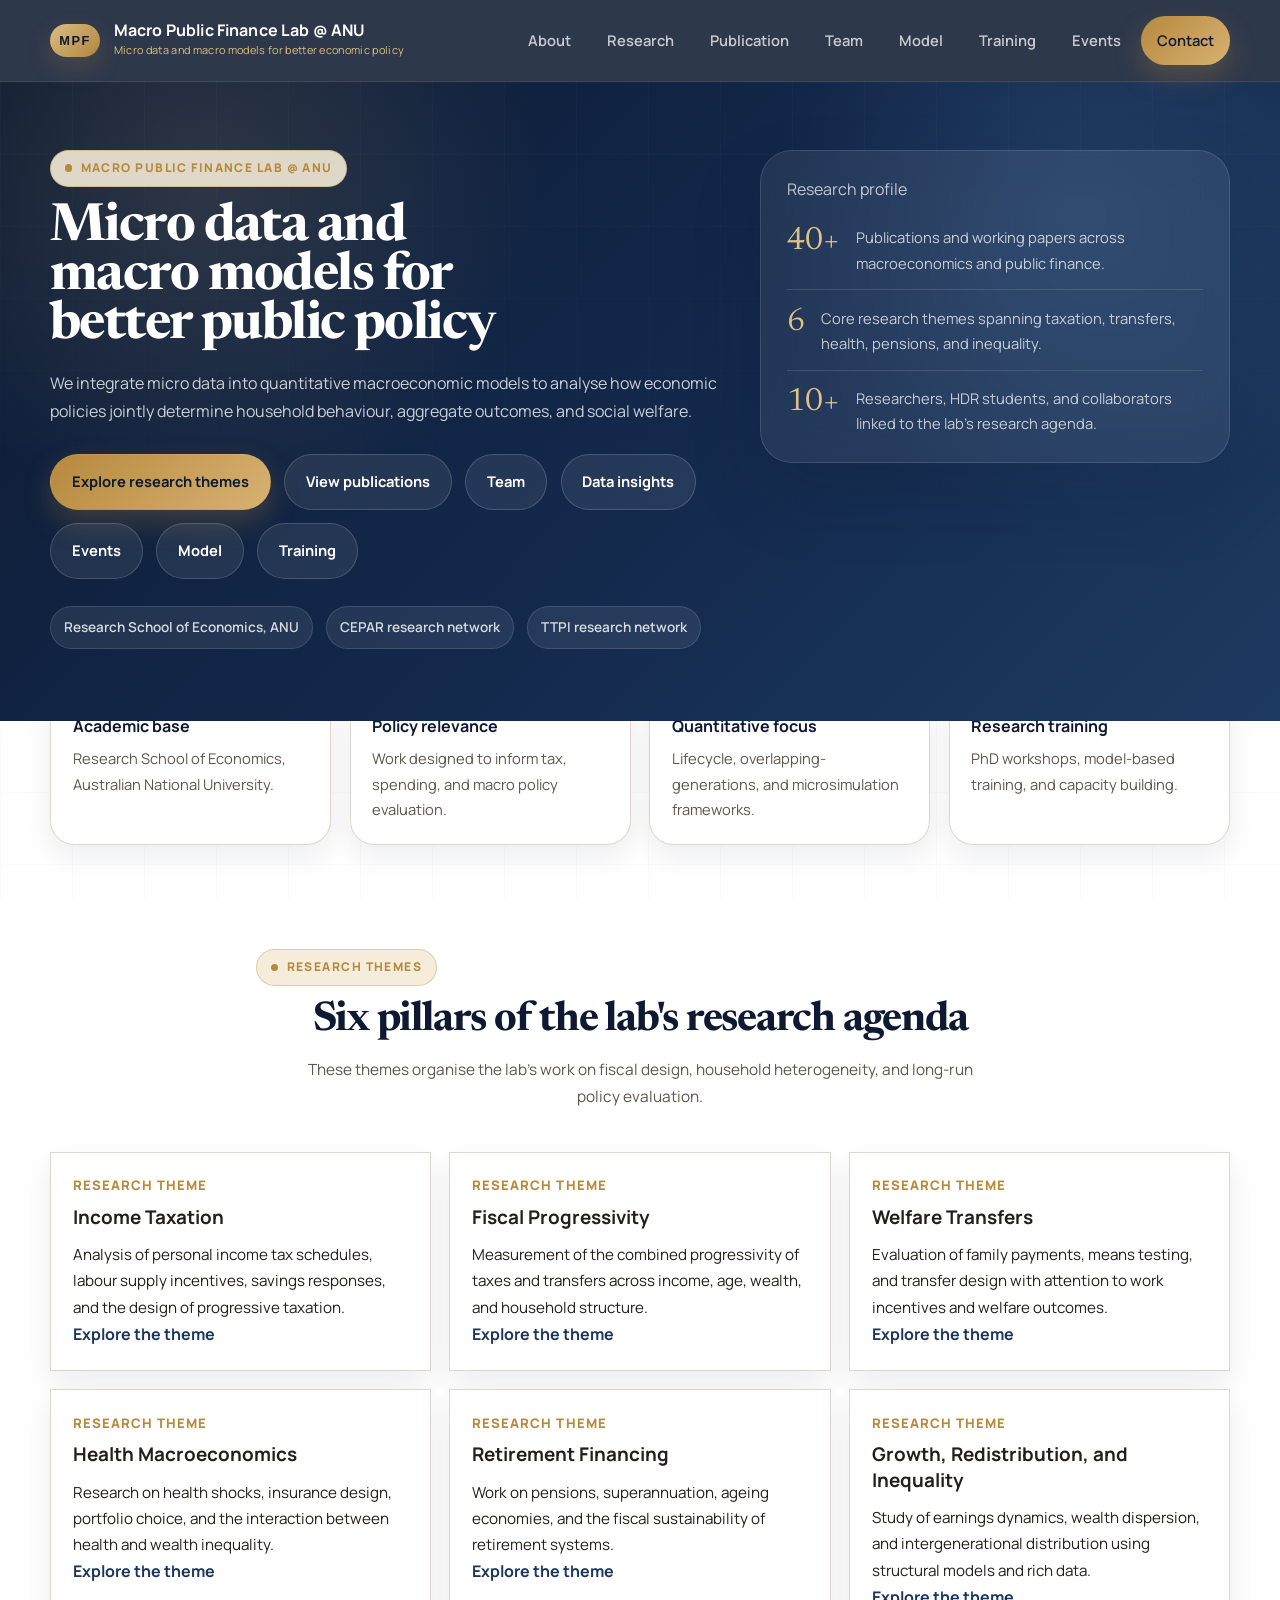
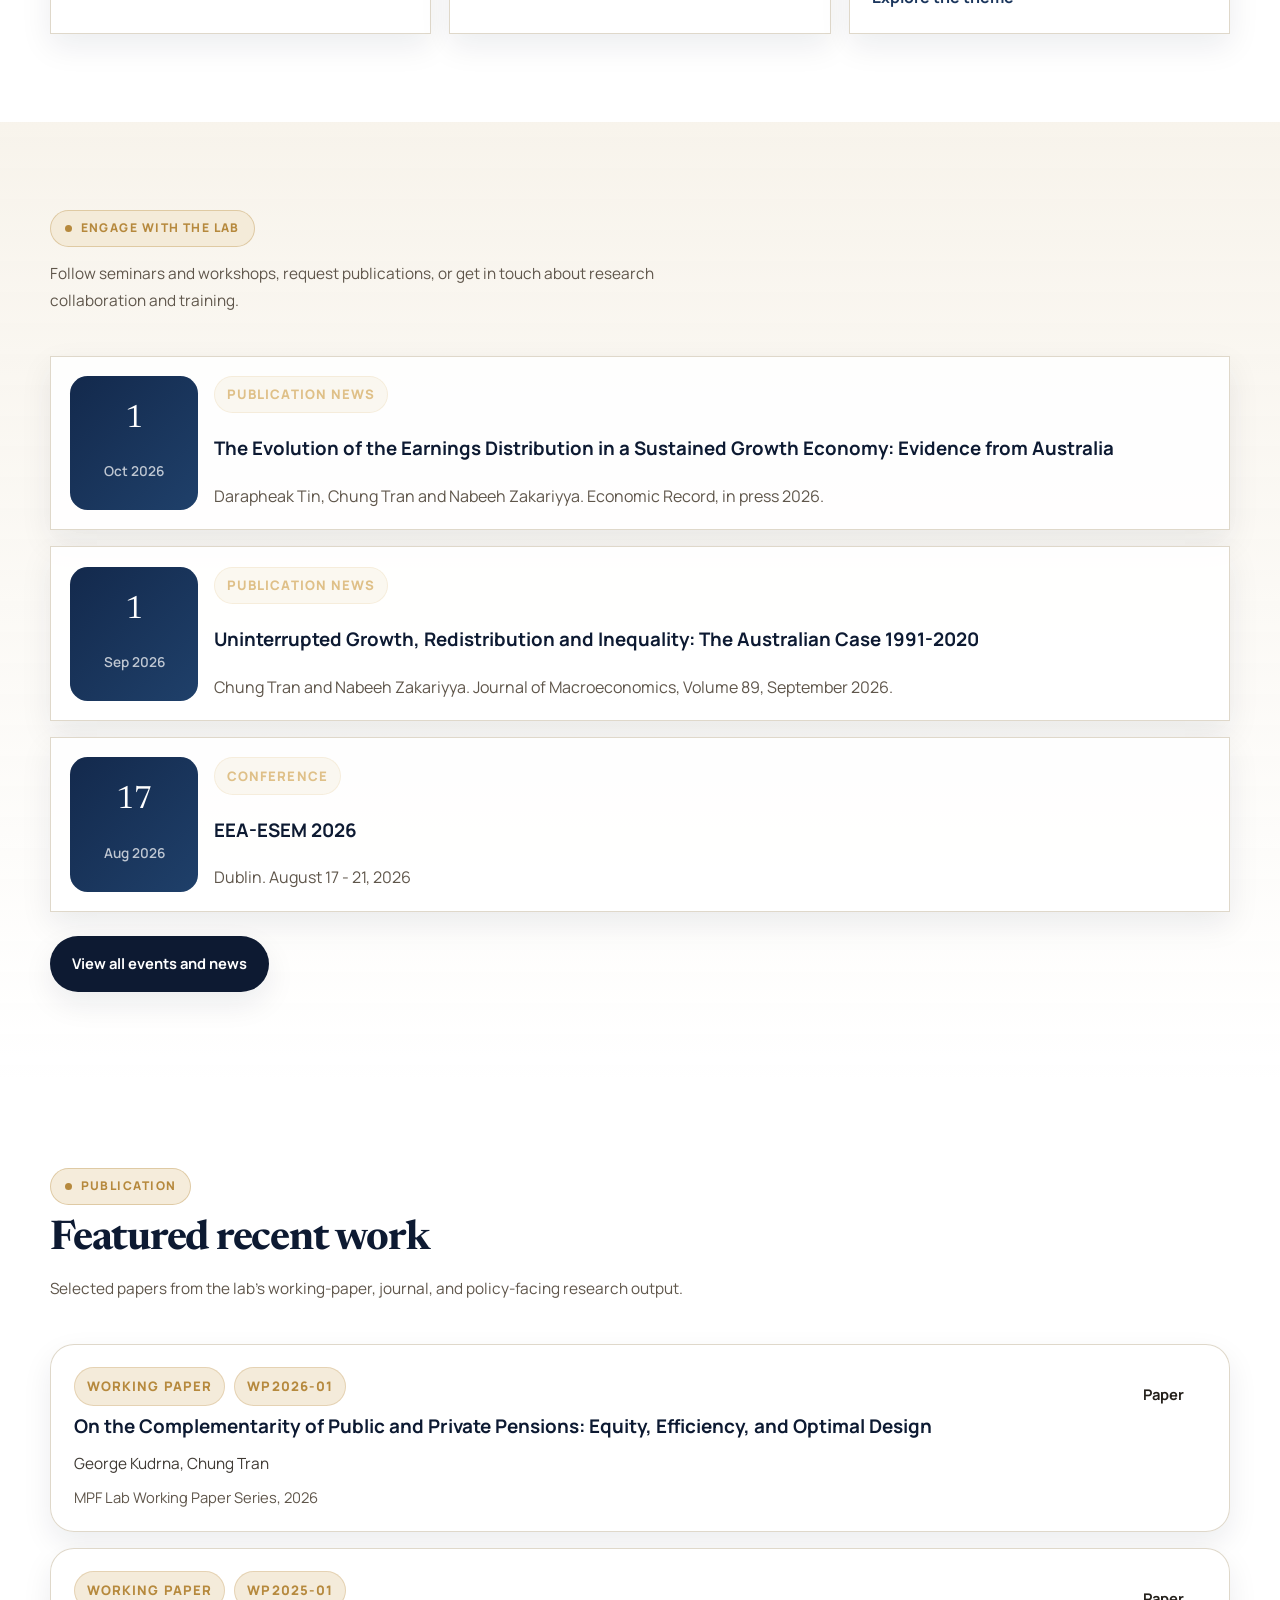
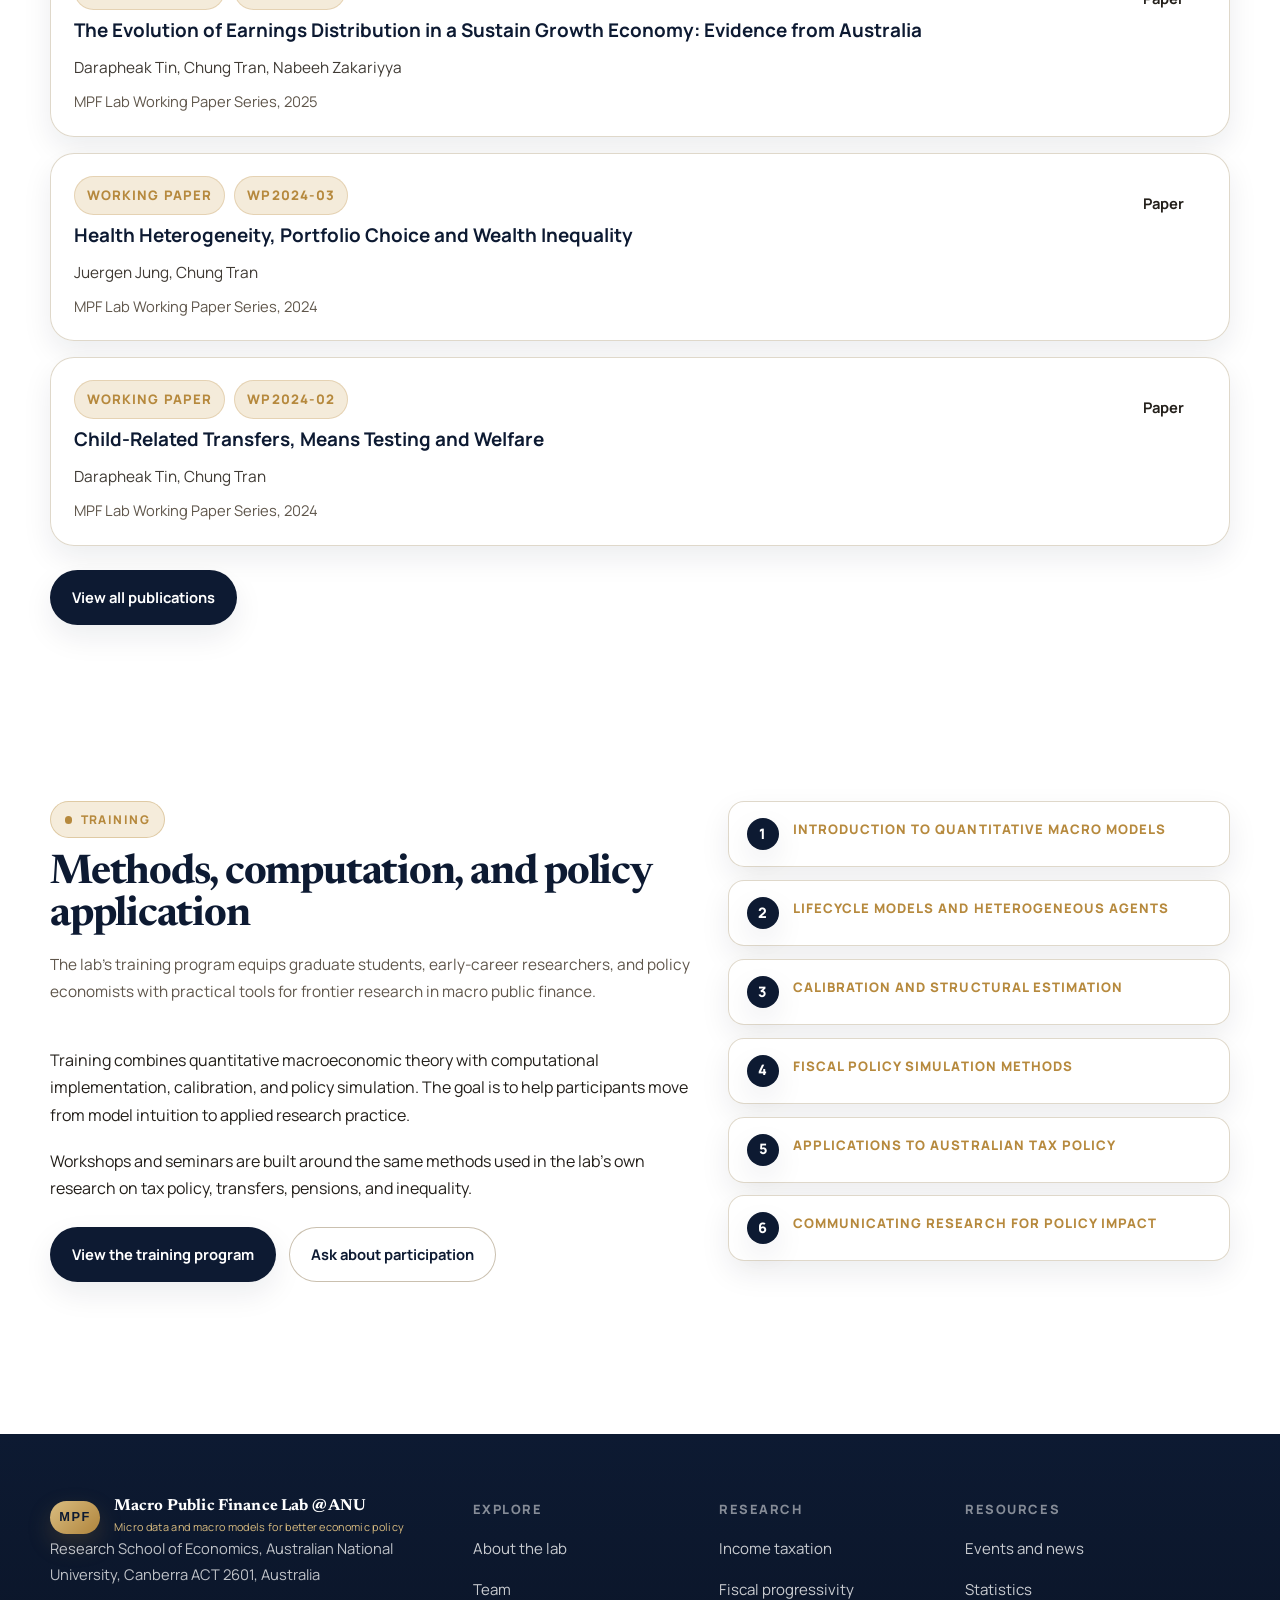
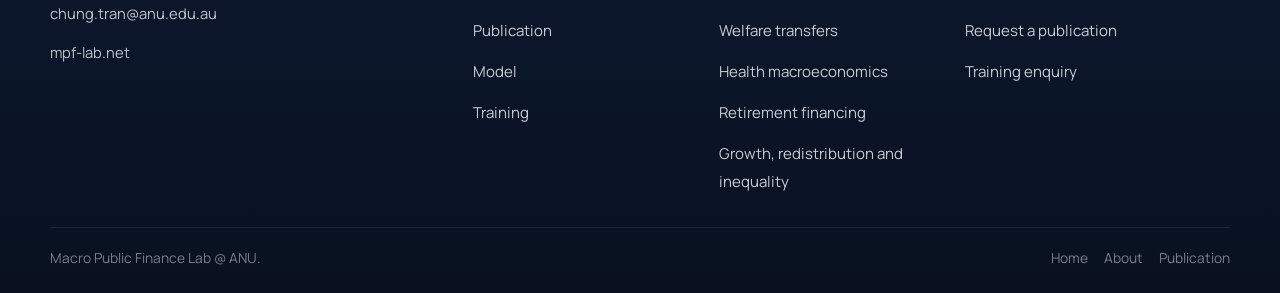
<file: index.html>
<!DOCTYPE html>
<html lang='en'>
<head>
  <meta charset='UTF-8'>
  <meta name='viewport' content='width=device-width, initial-scale=1.0'>
  <meta name='description' content='Macro Public Finance Lab @ ANU: research on taxation, transfers, pensions, inequality, quantitative models, and training.'>
  <title>Macro Public Finance Lab @ ANU</title>
  <link rel='stylesheet' href='./mpf-styles.css'>
  <style>
    .profile-media { width: 140px; flex-shrink: 0; }
    .profile-photo { border-radius: 1rem; overflow: hidden; aspect-ratio: 4/5; }
    .profile-photo img { width: 100%; height: 100%; object-fit: cover; object-position: center top; }
    .profile-card { display: flex; gap: 1.5rem; align-items: flex-start; }
  </style>
</head>
<body class='page-home'>
  <nav>
    <div class='container'>
      <div class='nav-inner'>
        <a href='./index.html' class='nav-logo' aria-label='Macro Public Finance Lab @ ANU home'>
          <div class='nav-logo-mark'>MPF</div>
          <div class='nav-logo-text'>
            <strong>Macro Public Finance Lab @ ANU</strong>
            <span>Micro data and macro models for better economic policy</span>
          </div>
        </a>
        <input type='checkbox' id='mpf-nav-drawer' class='mpf-nav-cb'>
        <label for='mpf-nav-drawer' class='mpf-nav-burger' aria-label='Open menu'>
          <span></span><span></span><span></span>
        </label>
        <ul class='nav-links'>
          <li><a href='./about.html'>About</a></li>
          <li><a href='./research.html'>Research</a></li>
          <li><a href='./publications.html'>Publication</a></li>
          <li><a href='./team.html'>Team</a></li>
          <li><a href='./models.html'>Model</a></li>
          <li><a href='./training.html'>Training</a></li>
          <li><a href='./events.html'>Events</a></li>
          <li class='nav-cta'><a href='#contact'>Contact</a></li>
        </ul>
      </div>
    </div>
  </nav>

  <main>
    <section class='hero' id='home'>
      <div class='container'>
        <div class='hero-inner'>
          <div class='hero-copy'>
            <div class='hero-label'>Macro Public Finance Lab @ ANU</div>
            <h1 class='hero-title'>Micro data and macro models for better public policy</h1>
            <p class='hero-desc'>We integrate micro data into quantitative macroeconomic models to analyse how economic policies jointly determine household behaviour, aggregate outcomes, and social welfare.</p>
            <div class='hero-actions'>
              <a href='./research.html' class='btn btn-primary'>Explore research themes</a>
              <a href='./publications.html' class='btn btn-ghost'>View publications</a>
              <a href='./team.html' class='btn btn-ghost'>Team</a>
              <a href='./statistics.html' class='btn btn-ghost'>Data insights</a>
              <a href='./events.html' class='btn btn-ghost'>Events</a>
              <a href='./models.html' class='btn btn-ghost'>Model</a>
              <a href='./training.html' class='btn btn-ghost'>Training</a>
            </div>
            <div class='hero-proof'>
              <span class='evidence-chip'>Research School of Economics, ANU</span>
              <span class='evidence-chip'>CEPAR research network</span>
              <span class='evidence-chip'>TTPI research network</span>
            </div>
          </div>
          <aside class='hero-sidebar'>
            <div class='sidebar-eyebrow'>Research profile</div>
            <div class='metric-list'>
              <div class='metric'>
                <div class='metric-value'>40+</div>
                <div class='metric-label'>Publications and working papers across macroeconomics and public finance.</div>
              </div>
              <div class='metric'>
                <div class='metric-value'>6</div>
                <div class='metric-label'>Core research themes spanning taxation, transfers, health, pensions, and inequality.</div>
              </div>
              <div class='metric'>
                <div class='metric-value'>10+</div>
                <div class='metric-label'>Researchers, HDR students, and collaborators linked to the lab's research agenda.</div>
              </div>
            </div>
          </aside>
        </div>
      </div>
    </section>

    <div class='proof-strip'>
      <div class='container'>
        <div class='proof-grid'>
          <div class='proof-card'>
            <strong>Academic base</strong>
            <p>Research School of Economics, Australian National University.</p>
          </div>
          <div class='proof-card'>
            <strong>Policy relevance</strong>
            <p>Work designed to inform tax, spending, and macro policy evaluation.</p>
          </div>
          <div class='proof-card'>
            <strong>Quantitative focus</strong>
            <p>Lifecycle, overlapping-generations, and microsimulation frameworks.</p>
          </div>
          <div class='proof-card'>
            <strong>Research training</strong>
            <p>PhD workshops, model-based training, and capacity building.</p>
          </div>
        </div>
      </div>
    </div>

    <section class='section' id='research'>
      <div class='container'>
        <div class='section-header center'>
          <div class='badge'>Research themes</div>
          <h2 class='section-title'>Six pillars of the lab's research agenda</h2>
          <p class='section-sub'>These themes organise the lab's work on fiscal design, household heterogeneity, and long-run policy evaluation.</p>
        </div>
        <div class='research-grid'>
          <article class='research-card'>
            <div class='pub-kicker'>Research theme</div>
            <h3>Income Taxation</h3>
            <p>Analysis of personal income tax schedules, labour supply incentives, savings responses, and the design of progressive taxation.</p>
            <a href='./income-taxation.html' class='research-link'>Explore the theme</a>
          </article>
          <article class='research-card'>
            <div class='pub-kicker'>Research theme</div>
            <h3>Fiscal Progressivity</h3>
            <p>Measurement of the combined progressivity of taxes and transfers across income, age, wealth, and household structure.</p>
            <a href='./fiscal-progressivity.html' class='research-link'>Explore the theme</a>
          </article>
          <article class='research-card'>
            <div class='pub-kicker'>Research theme</div>
            <h3>Welfare Transfers</h3>
            <p>Evaluation of family payments, means testing, and transfer design with attention to work incentives and welfare outcomes.</p>
            <a href='./welfare-transfers.html' class='research-link'>Explore the theme</a>
          </article>
          <article class='research-card'>
            <div class='pub-kicker'>Research theme</div>
            <h3>Health Macroeconomics</h3>
            <p>Research on health shocks, insurance design, portfolio choice, and the interaction between health and wealth inequality.</p>
            <a href='./health-macroeconomics.html' class='research-link'>Explore the theme</a>
          </article>
          <article class='research-card'>
            <div class='pub-kicker'>Research theme</div>
            <h3>Retirement Financing</h3>
            <p>Work on pensions, superannuation, ageing economies, and the fiscal sustainability of retirement systems.</p>
            <a href='./retirement-financing.html' class='research-link'>Explore the theme</a>
          </article>
          <article class='research-card'>
            <div class='pub-kicker'>Research theme</div>
            <h3>Growth, Redistribution, and Inequality</h3>
            <p>Study of earnings dynamics, wealth dispersion, and intergenerational distribution using structural models and rich data.</p>
            <a href='./growth-inequality.html' class='research-link'>Explore the theme</a>
          </article>
        </div>
      </div>
    </section>

<section class='section section-muted'>
      <div class='container'>
        <div class='section-header'>
          <div class='badge'>Engage with the Lab</div>
          <p class='section-sub'>Follow seminars and workshops, request publications, or get in touch about research collaboration and training.</p>
        </div>
        <div class='event-cards'>
          <article class='event-card'>
            <div class='event-date-box'>
              <div class='event-date-day'>1</div>
              <div class='event-date-month'>Oct 2026</div>
            </div>
            <div class='event-content'>
              <div class='event-badge'>Publication news</div>
              <h3><a href='https://onlinelibrary.wiley.com/doi/10.1111/1475-4932.70055'>The Evolution of the Earnings Distribution in a Sustained Growth Economy: Evidence from Australia</a></h3>
              <p class='event-desc'>Darapheak Tin, Chung Tran and Nabeeh Zakariyya. Economic Record, in press 2026.</p>
            </div>
          </article>
          <article class='event-card'>
            <div class='event-date-box'>
              <div class='event-date-day'>1</div>
              <div class='event-date-month'>Sep 2026</div>
            </div>
            <div class='event-content'>
              <div class='event-badge'>Publication news</div>
              <h3><a href='https://www.sciencedirect.com/science/article/pii/S0164070426000546?via%3Dihub'>Uninterrupted Growth, Redistribution and Inequality: The Australian Case 1991-2020</a></h3>
              <p class='event-desc'>Chung Tran and Nabeeh Zakariyya. Journal of Macroeconomics, Volume 89, September 2026.</p>
            </div>
          </article>
          <article class='event-card'>
            <div class='event-date-box'>
              <div class='event-date-day'>17</div>
              <div class='event-date-month'>Aug 2026</div>
            </div>
            <div class='event-content'>
              <div class='event-badge'>Conference</div>
              <h3>EEA-ESEM 2026</h3>
              <p class='event-desc'>Dublin. August 17 - 21, 2026</p>
            </div>
          </article>
        </div>
        <div class='hero-actions' style='margin-top: 1.5rem;'>
          <a class='btn btn-secondary' href='./events.html'>View all events and news</a>
        </div>
      </div>
    </section>


    <section class='section' id='publications'>
      <div class='container'>
        <div class='section-header'>
          <div class='badge'>Publication</div>
          <h2 class='section-title'>Featured recent work</h2>
          <p class='section-sub'>Selected papers from the lab's working-paper, journal, and policy-facing research output.</p>
        </div>
        <div class='pub-list'>
          <article class='pub-item'>
            <div>
              <div class='pub-kicker-row'>
                <span class='status-chip'>Working paper</span>
                <span class='status-chip'>WP2026-01</span>
              </div>
              <h3 class='pub-title'>On the Complementarity of Public and Private Pensions: Equity, Efficiency, and Optimal Design</h3>
              <div class='pub-authors'>George Kudrna, Chung Tran</div>
              <div class='pub-meta'>MPF Lab Working Paper Series, 2026</div>
            </div>
            <div class='pub-link-group'>
              <a class='link-chip' href='https://drive.google.com/file/d/1jI9VeRcDERBMaXowB4EZSlyMfL4AldmE/view?usp=sharing'>Paper</a>
            </div>
          </article>
          <article class='pub-item'>
            <div>
              <div class='pub-kicker-row'>
                <span class='status-chip'>Working paper</span>
                <span class='status-chip'>WP2025-01</span>
              </div>
              <h3 class='pub-title'>The Evolution of Earnings Distribution in a Sustain Growth Economy: Evidence from Australia</h3>
              <div class='pub-authors'>Darapheak Tin, Chung Tran, Nabeeh Zakariyya</div>
              <div class='pub-meta'>MPF Lab Working Paper Series, 2025</div>
            </div>
            <div class='pub-link-group'>
              <a class='link-chip' href='https://www.dropbox.com/scl/fi/uf8dzw77oyh1mt9rbxdpk/WP2025-01.pdf?rlkey=nuqa8pzonf08qxqv27716idno&dl=0'>Paper</a>
            </div>
          </article>
          <article class='pub-item'>
            <div>
              <div class='pub-kicker-row'>
                <span class='status-chip'>Working paper</span>
                <span class='status-chip'>WP2024-03</span>
              </div>
              <h3 class='pub-title'>Health Heterogeneity, Portfolio Choice and Wealth Inequality</h3>
              <div class='pub-authors'>Juergen Jung, Chung Tran</div>
              <div class='pub-meta'>MPF Lab Working Paper Series, 2024</div>
            </div>
            <div class='pub-link-group'>
              <a class='link-chip' href='https://www.dropbox.com/scl/fi/jpcs0yhhfhu8abcmezl93/WP2024-02.pdf?rlkey=m9ba6wafeb4v7zi0np00krth3&dl=0'>Paper</a>
            </div>
          </article>
          <article class='pub-item'>
            <div>
              <div class='pub-kicker-row'>
                <span class='status-chip'>Working paper</span>
                <span class='status-chip'>WP2024-02</span>
              </div>
              <h3 class='pub-title'>Child-Related Transfers, Means Testing and Welfare</h3>
              <div class='pub-authors'>Darapheak Tin, Chung Tran</div>
              <div class='pub-meta'>MPF Lab Working Paper Series, 2024</div>
            </div>
            <div class='pub-link-group'>
              <a class='link-chip' href='https://www.dropbox.com/scl/fi/jx457zteyibq314jr6jzb/WP2024-01.pdf?rlkey=5th7a389y8o845dpdf98mm9nh&dl=0'>Paper</a>
            </div>
          </article>
        </div>
        <div class='hero-actions' style='margin-top: 1.5rem;'>
          <a class='btn btn-secondary' href='./publications.html'>View all publications</a>
        </div>
      </div>
    </section>
<section class='section' id='training'>
      <div class='container'>
        <div class='curriculum-layout'>
          <div>
            <div class='section-header'>
              <div class='badge'>Training</div>
              <h2 class='section-title'>Methods, computation, and policy application</h2>
              <p class='section-sub'>The lab's training program equips graduate students, early-career researchers, and policy economists with practical tools for frontier research in macro public finance.</p>
            </div>
            <div class='prose'>
              <p>Training combines quantitative macroeconomic theory with computational implementation, calibration, and policy simulation. The goal is to help participants move from model intuition to applied research practice.</p>
              <p>Workshops and seminars are built around the same methods used in the lab's own research on tax policy, transfers, pensions, and inequality.</p>
            </div>
            <div class='hero-actions' style='margin-top: 1.5rem;'>
              <a href='./training.html' class='btn btn-secondary'>View the training program</a>
              <a href='mailto:chung.tran@anu.edu.au?subject=MPF%20Lab%20training%20enquiry' class='btn btn-outline'>Ask about participation</a>
            </div>
          </div>
          <div>
            <ul class='curriculum-list'>
              <li class='curriculum-item'><span class='curriculum-number'>1</span><span class='curriculum-title'>Introduction to quantitative macro models</span></li>
              <li class='curriculum-item'><span class='curriculum-number'>2</span><span class='curriculum-title'>Lifecycle models and heterogeneous agents</span></li>
              <li class='curriculum-item'><span class='curriculum-number'>3</span><span class='curriculum-title'>Calibration and structural estimation</span></li>
              <li class='curriculum-item'><span class='curriculum-number'>4</span><span class='curriculum-title'>Fiscal policy simulation methods</span></li>
              <li class='curriculum-item'><span class='curriculum-number'>5</span><span class='curriculum-title'>Applications to Australian tax policy</span></li>
              <li class='curriculum-item'><span class='curriculum-number'>6</span><span class='curriculum-title'>Communicating research for policy impact</span></li>
            </ul>
          </div>
        </div>
      </div>
    </section>

  </main>

  <footer id='contact'>
    <div class='container'>
      <div class='footer-grid'>
        <div>
          <div class='footer-logo'>
            <div class='footer-logo-mark'>MPF</div>
            <div class='footer-logo-text'>
              <strong>Macro Public Finance Lab @ ANU</strong>
              <span>Micro data and macro models for better economic policy</span>
            </div>
          </div>
          <div class='footer-contact'>
            <div class='footer-contact-item'>Research School of Economics, Australian National University, Canberra ACT 2601, Australia</div>
            <div class='footer-contact-item'><a href='mailto:chung.tran@anu.edu.au'>chung.tran@anu.edu.au</a></div>
            <div class='footer-contact-item'><a href='https://mpf-lab.net/'>mpf-lab.net</a></div>
          </div>
        </div>
        <div class='footer-col'>
          <h4>Explore</h4>
          <ul class='footer-links'>
            <li><a href='./about.html'>About the lab</a></li>
            <li><a href='./team.html'>Team</a></li>
            <li><a href='./publications.html'>Publication</a></li>
            <li><a href='./models.html'>Model</a></li>
            <li><a href='./training.html'>Training</a></li>
          </ul>
        </div>
        <div class='footer-col'>
          <h4>Research</h4>
          <ul class='footer-links'>
            <li><a href='./income-taxation.html'>Income taxation</a></li>
            <li><a href='./fiscal-progressivity.html'>Fiscal progressivity</a></li>
            <li><a href='./welfare-transfers.html'>Welfare transfers</a></li>
            <li><a href='./health-macroeconomics.html'>Health macroeconomics</a></li>
            <li><a href='./retirement-financing.html'>Retirement financing</a></li>
            <li><a href='./growth-inequality.html'>Growth, redistribution and inequality</a></li>
          </ul>
        </div>
        <div class='footer-col'>
          <h4>Resources</h4>
          <ul class='footer-links'>
            <li><a href='./events.html'>Events and news</a></li>
            <li><a href='./statistics.html'>Statistics</a></li>
            <li><a href='mailto:chung.tran@anu.edu.au?subject=MPF%20Lab%20publication%20request'>Request a publication</a></li>
            <li><a href='mailto:chung.tran@anu.edu.au?subject=MPF%20Lab%20training%20enquiry'>Training enquiry</a></li>
          </ul>
        </div>
      </div>
      <div class='footer-bottom'>
        <p>Macro Public Finance Lab @ ANU.</p>
        <div class='footer-bottom-links'>
          <a href='./index.html'>Home</a>
          <a href='./about.html'>About</a>
          <a href='./publications.html'>Publication</a>
        </div>
      </div>
    </div>
  </footer>
</body>
</html>
</file>
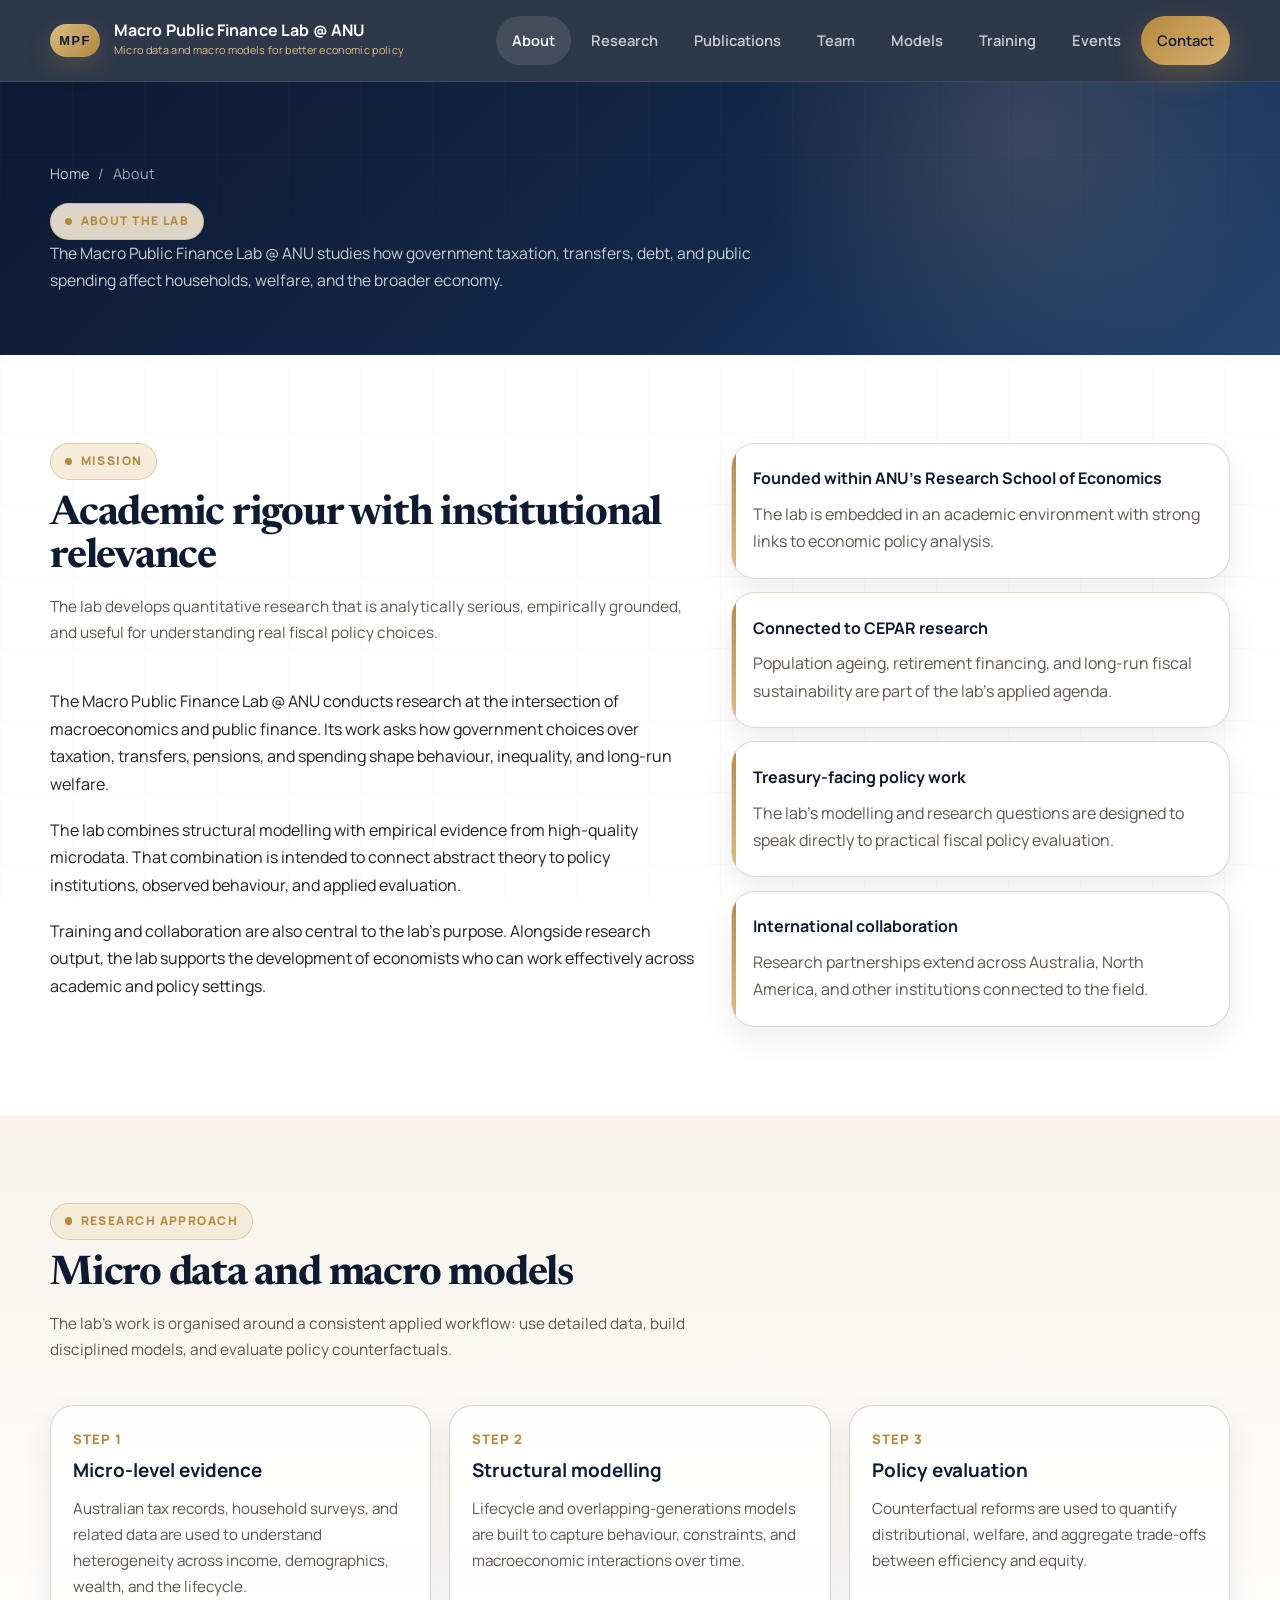
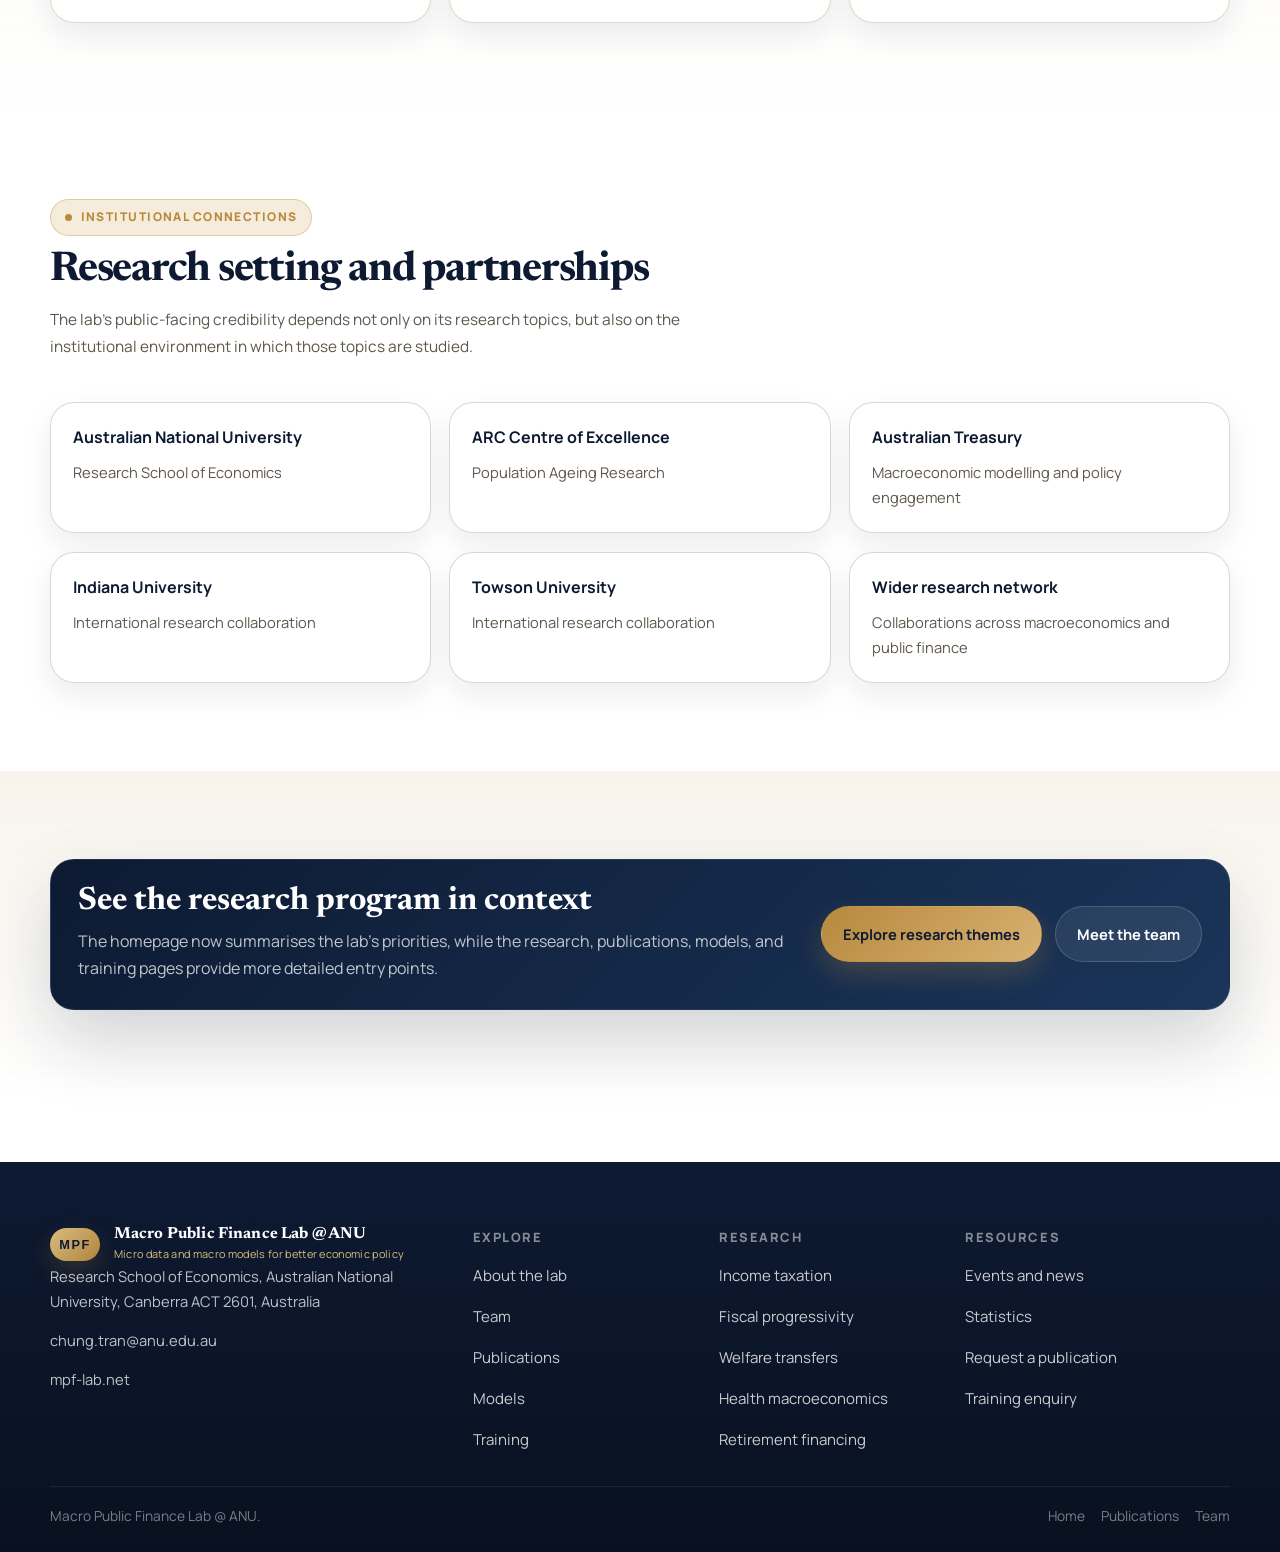
<file: about.html>
﻿<!DOCTYPE html>
<html lang='en'>
<head>
  <meta charset='UTF-8'>
  <meta name='viewport' content='width=device-width, initial-scale=1.0'>
  <meta name='description' content='About the Macro Public Finance Lab @ ANU: mission, research approach, institutional connections, and policy orientation.'>
  <title>About the Macro Public Finance Lab @ ANU</title>
  <link rel='stylesheet' href='./mpf-styles.css'>
</head>
<body>
  <nav>
    <div class='container'>
      <div class='nav-inner'>
        <a href='./index.html' class='nav-logo' aria-label='Macro Public Finance Lab @ ANU home'>
          <div class='nav-logo-mark'>MPF</div>
          <div class='nav-logo-text'>
            <strong>Macro Public Finance Lab @ ANU</strong>
            <span>Micro data and macro models for better economic policy</span>
          </div>
        </a>
        <input type='checkbox' id='mpf-nav-drawer' class='mpf-nav-cb'>
        <label for='mpf-nav-drawer' class='mpf-nav-burger' aria-label='Open menu'>
          <span></span><span></span><span></span>
        </label>
        <ul class='nav-links'>
          <li><a href='./about.html' class='active' aria-current='page'>About</a></li>
          <li><a href='./research.html'>Research</a></li>
          <li><a href='./publications.html'>Publications</a></li>
          <li><a href='./team.html'>Team</a></li>
          <li><a href='./models.html'>Models</a></li>
          <li><a href='./training.html'>Training</a></li>
          <li><a href='./events.html'>Events</a></li>
          <li class='nav-cta'><a href='#contact'>Contact</a></li>
        </ul>
      </div>
    </div>
  </nav>

  <main>
    <section class='page-hero'>
      <div class='container'>
        <div class='page-hero-inner'>
          <div class='page-hero-breadcrumb'>
            <a href='./index.html'>Home</a>
            <span>/</span>
            <span>About</span>
          </div>
          <div class='page-hero-label'>About the lab</div>
          <p class='page-hero-desc'>The Macro Public Finance Lab @ ANU studies how government taxation, transfers, debt, and public spending affect households, welfare, and the broader economy.</p>
        </div>
      </div>
    </section>

    <section class='section'>
      <div class='container'>
        <div class='split-grid-wide'>
          <div>
            <div class='section-header'>
              <div class='badge'>Mission</div>
              <h2 class='section-title'>Academic rigour with institutional relevance</h2>
              <p class='section-sub'>The lab develops quantitative research that is analytically serious, empirically grounded, and useful for understanding real fiscal policy choices.</p>
            </div>
            <div class='prose'>
              <p>The Macro Public Finance Lab @ ANU conducts research at the intersection of macroeconomics and public finance. Its work asks how government choices over taxation, transfers, pensions, and spending shape behaviour, inequality, and long-run welfare.</p>
              <p>The lab combines structural modelling with empirical evidence from high-quality microdata. That combination is intended to connect abstract theory to policy institutions, observed behaviour, and applied evaluation.</p>
              <p>Training and collaboration are also central to the lab's purpose. Alongside research output, the lab supports the development of economists who can work effectively across academic and policy settings.</p>
            </div>
          </div>
          <div class='highlight-stack'>
            <div class='highlight-card'>
              <h4>Founded within ANU's Research School of Economics</h4>
              <p>The lab is embedded in an academic environment with strong links to economic policy analysis.</p>
            </div>
            <div class='highlight-card'>
              <h4>Connected to CEPAR research</h4>
              <p>Population ageing, retirement financing, and long-run fiscal sustainability are part of the lab's applied agenda.</p>
            </div>
            <div class='highlight-card'>
              <h4>Treasury-facing policy work</h4>
              <p>The lab's modelling and research questions are designed to speak directly to practical fiscal policy evaluation.</p>
            </div>
            <div class='highlight-card'>
              <h4>International collaboration</h4>
              <p>Research partnerships extend across Australia, North America, and other institutions connected to the field.</p>
            </div>
          </div>
        </div>
      </div>
    </section>

    <section class='section section-muted'>
      <div class='container'>
        <div class='section-header'>
          <div class='badge'>Research approach</div>
          <h2 class='section-title'>Micro data and macro models</h2>
          <p class='section-sub'>The lab's work is organised around a consistent applied workflow: use detailed data, build disciplined models, and evaluate policy counterfactuals.</p>
        </div>
        <div class='card-grid-3'>
          <article class='card'>
            <div class='pub-kicker'>Step 1</div>
            <h3>Micro-level evidence</h3>
            <p>Australian tax records, household surveys, and related data are used to understand heterogeneity across income, demographics, wealth, and the lifecycle.</p>
          </article>
          <article class='card'>
            <div class='pub-kicker'>Step 2</div>
            <h3>Structural modelling</h3>
            <p>Lifecycle and overlapping-generations models are built to capture behaviour, constraints, and macroeconomic interactions over time.</p>
          </article>
          <article class='card'>
            <div class='pub-kicker'>Step 3</div>
            <h3>Policy evaluation</h3>
            <p>Counterfactual reforms are used to quantify distributional, welfare, and aggregate trade-offs between efficiency and equity.</p>
          </article>
        </div>
      </div>
    </section>

    <section class='section'>
      <div class='container'>
        <div class='section-header'>
          <div class='badge'>Institutional connections</div>
          <h2 class='section-title'>Research setting and partnerships</h2>
          <p class='section-sub'>The lab's public-facing credibility depends not only on its research topics, but also on the institutional environment in which those topics are studied.</p>
        </div>
        <div class='affiliations-list'>
          <article class='affiliation-item'>
            <h4>Australian National University</h4>
            <p>Research School of Economics</p>
          </article>
          <article class='affiliation-item'>
            <h4>ARC Centre of Excellence</h4>
            <p>Population Ageing Research</p>
          </article>
          <article class='affiliation-item'>
            <h4>Australian Treasury</h4>
            <p>Macroeconomic modelling and policy engagement</p>
          </article>
          <article class='affiliation-item'>
            <h4>Indiana University</h4>
            <p>International research collaboration</p>
          </article>
          <article class='affiliation-item'>
            <h4>Towson University</h4>
            <p>International research collaboration</p>
          </article>
          <article class='affiliation-item'>
            <h4>Wider research network</h4>
            <p>Collaborations across macroeconomics and public finance</p>
          </article>
        </div>
      </div>
    </section>

    <section class='section section-muted'>
      <div class='container'>
        <div class='cta-panel'>
          <div>
            <h3>See the research program in context</h3>
            <p>The homepage now summarises the lab's priorities, while the research, publications, models, and training pages provide more detailed entry points.</p>
          </div>
          <div class='cta-actions'>
            <a href='./research.html' class='btn btn-primary'>Explore research themes</a>
            <a href='./team.html' class='btn btn-ghost'>Meet the team</a>
          </div>
        </div>
      </div>
    </section>
  </main>

  <footer id='contact'>
    <div class='container'>
      <div class='footer-grid'>
        <div>
          <div class='footer-logo'>
            <div class='footer-logo-mark'>MPF</div>
            <div class='footer-logo-text'>
              <strong>Macro Public Finance Lab @ ANU</strong>
              <span>Micro data and macro models for better economic policy</span>
            </div>
          </div>
          <div class='footer-contact'>
            <div class='footer-contact-item'>Research School of Economics, Australian National University, Canberra ACT 2601, Australia</div>
            <div class='footer-contact-item'><a href='mailto:chung.tran@anu.edu.au'>chung.tran@anu.edu.au</a></div>
            <div class='footer-contact-item'><a href='https://mpf-lab.net/'>mpf-lab.net</a></div>
          </div>
        </div>
        <div class='footer-col'>
          <h4>Explore</h4>
          <ul class='footer-links'>
            <li><a href='./about.html'>About the lab</a></li>
            <li><a href='./team.html'>Team</a></li>
            <li><a href='./publications.html'>Publications</a></li>
            <li><a href='./models.html'>Models</a></li>
            <li><a href='./training.html'>Training</a></li>
          </ul>
        </div>
        <div class='footer-col'>
          <h4>Research</h4>
          <ul class='footer-links'>
            <li><a href='./income-taxation.html'>Income taxation</a></li>
            <li><a href='./fiscal-progressivity.html'>Fiscal progressivity</a></li>
            <li><a href='./welfare-transfers.html'>Welfare transfers</a></li>
            <li><a href='./health-macroeconomics.html'>Health macroeconomics</a></li>
            <li><a href='./retirement-financing.html'>Retirement financing</a></li>
          </ul>
        </div>
        <div class='footer-col'>
          <h4>Resources</h4>
          <ul class='footer-links'>
            <li><a href='./events.html'>Events and news</a></li>
            <li><a href='./statistics.html'>Statistics</a></li>
            <li><a href='mailto:chung.tran@anu.edu.au?subject=MPF%20Lab%20publication%20request'>Request a publication</a></li>
            <li><a href='mailto:chung.tran@anu.edu.au?subject=MPF%20Lab%20training%20enquiry'>Training enquiry</a></li>
          </ul>
        </div>
      </div>
      <div class='footer-bottom'>
        <p>Macro Public Finance Lab @ ANU.</p>
        <div class='footer-bottom-links'>
          <a href='./index.html'>Home</a>
          <a href='./publications.html'>Publications</a>
          <a href='./team.html'>Team</a>
        </div>
      </div>
    </div>
  </footer>
</body>
</html>
</file>
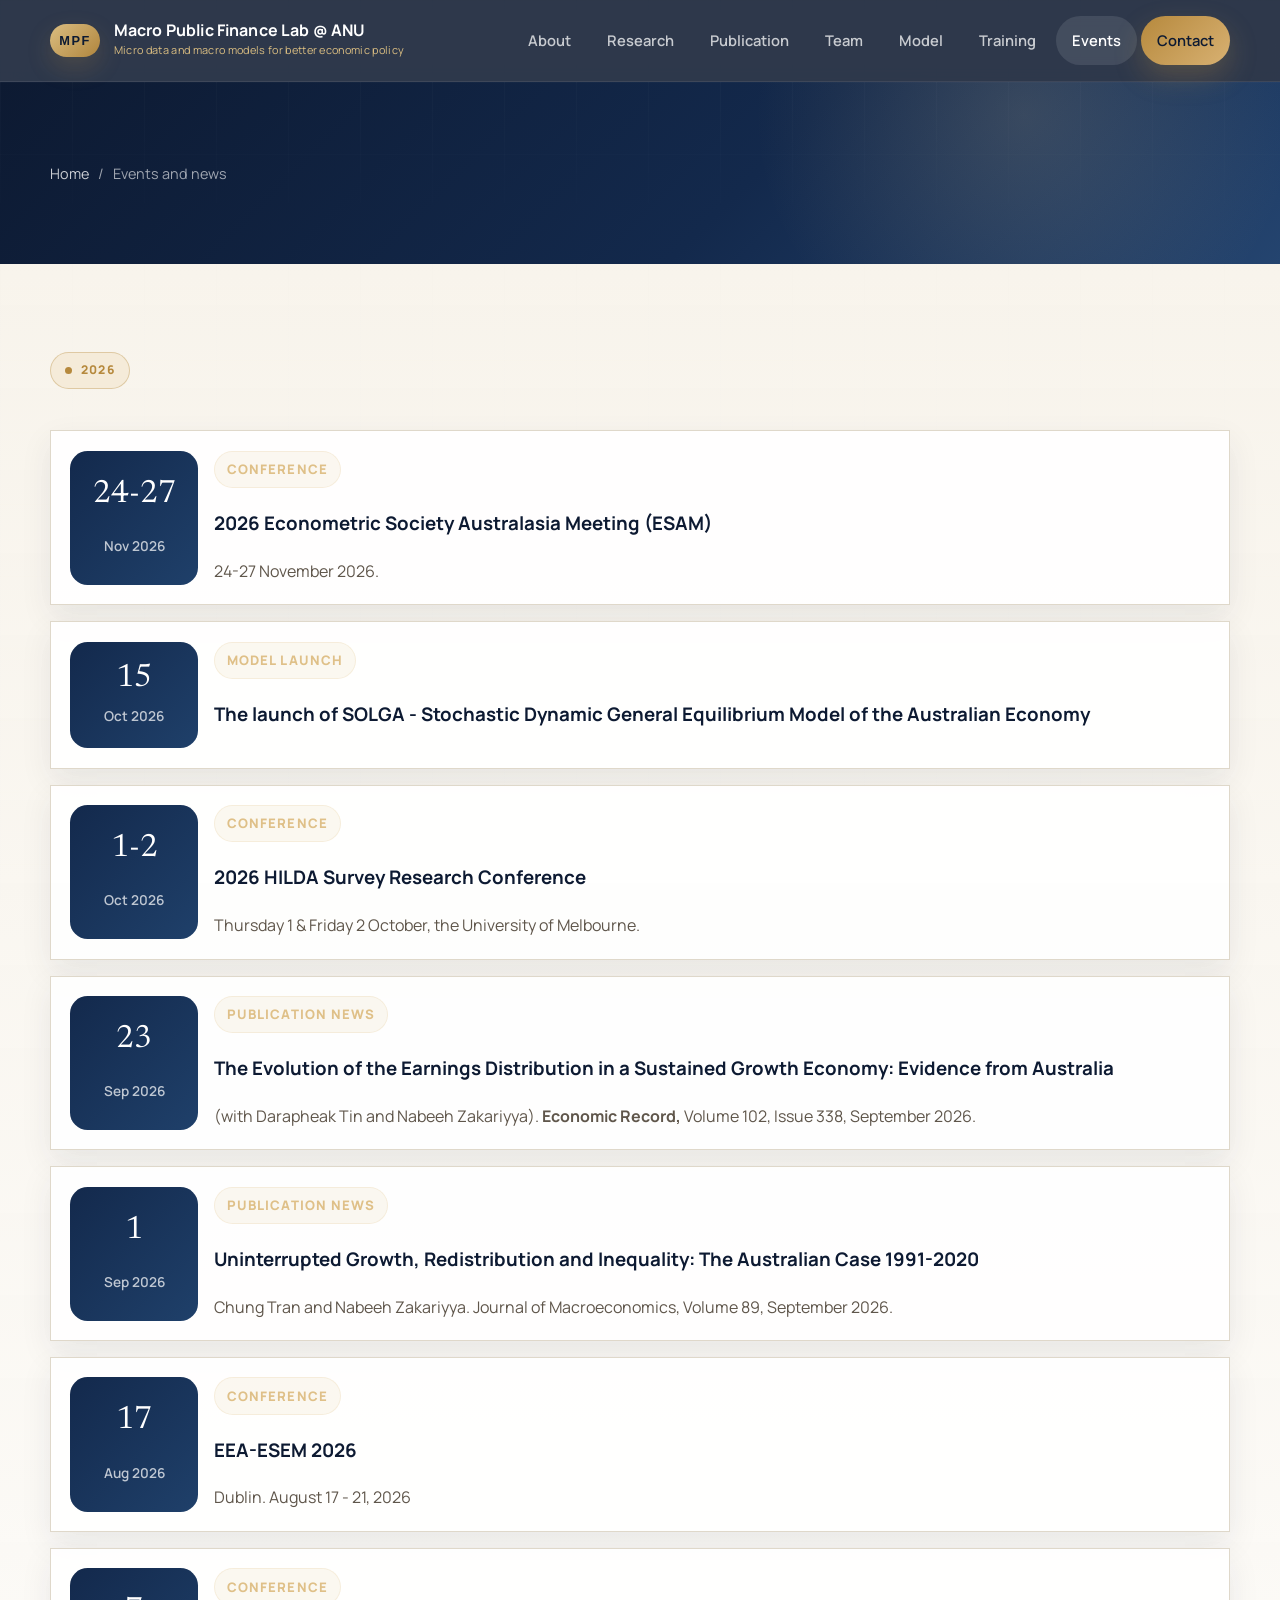
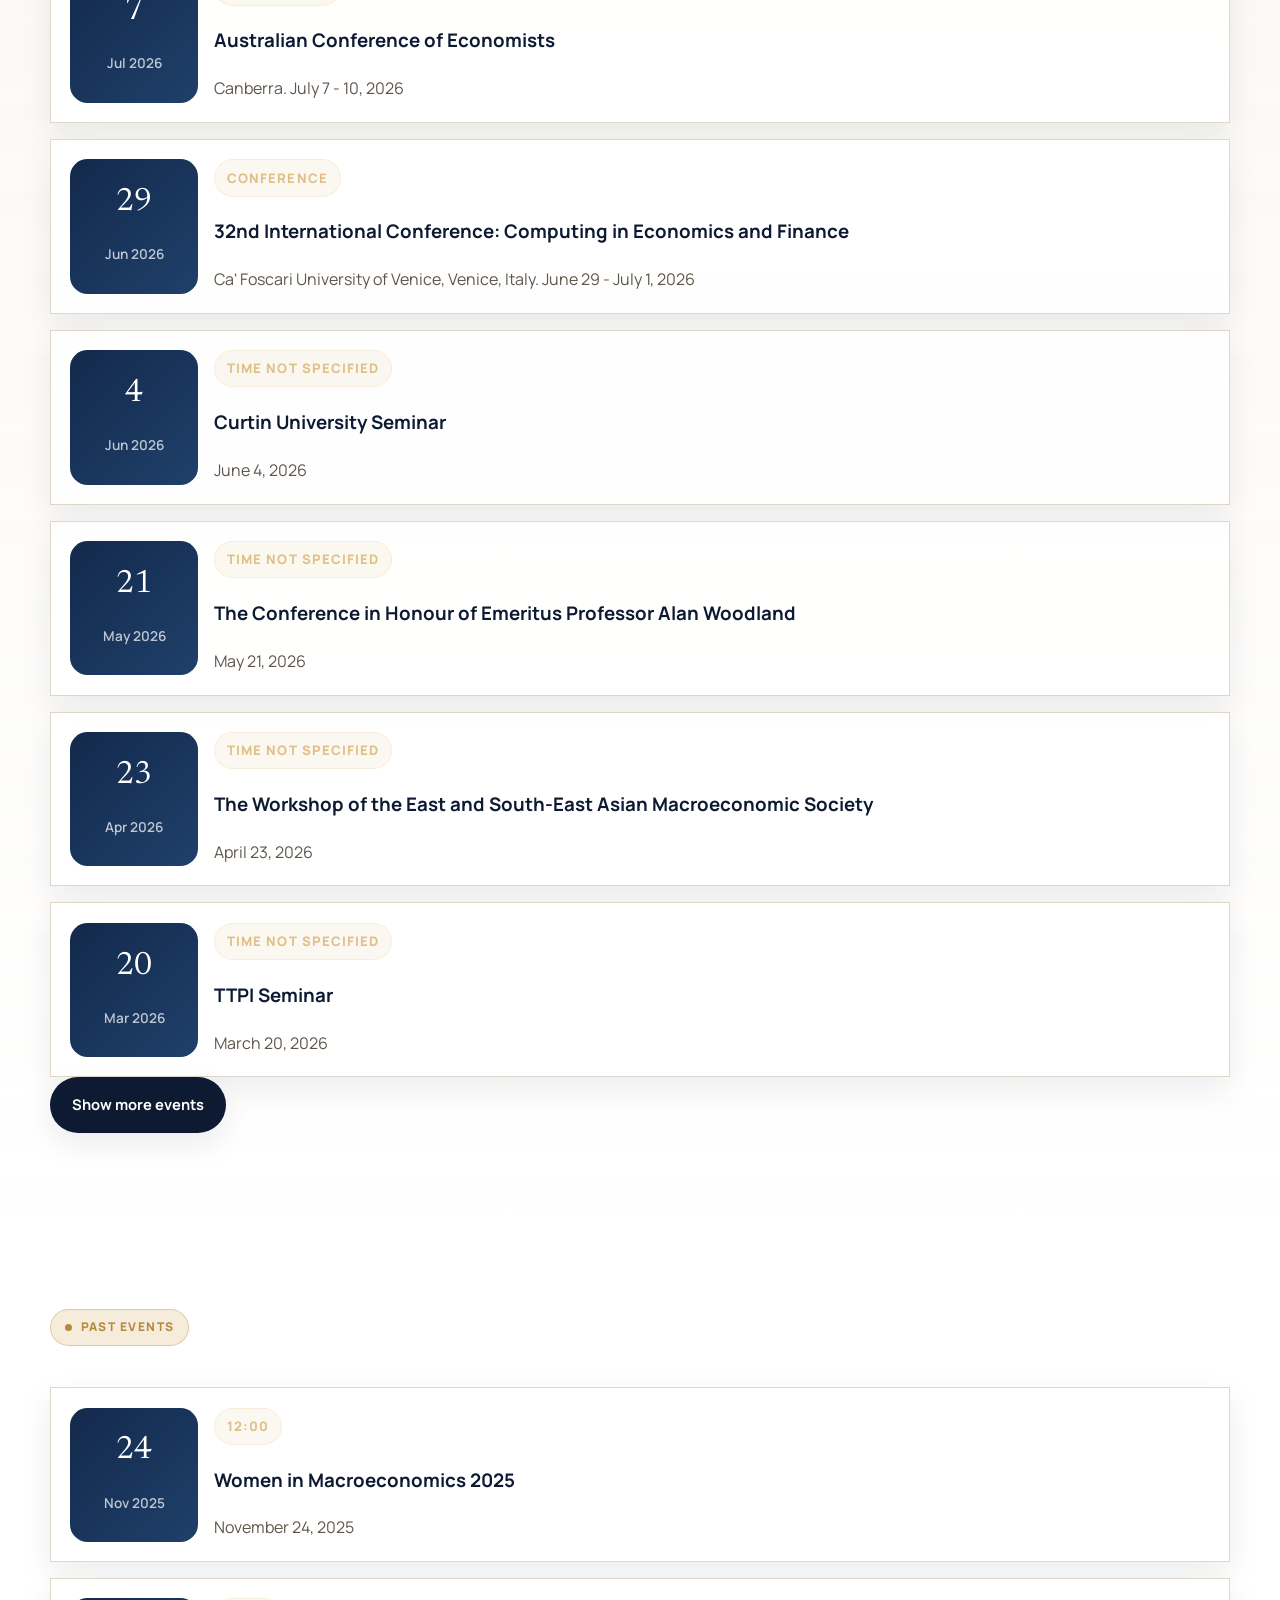
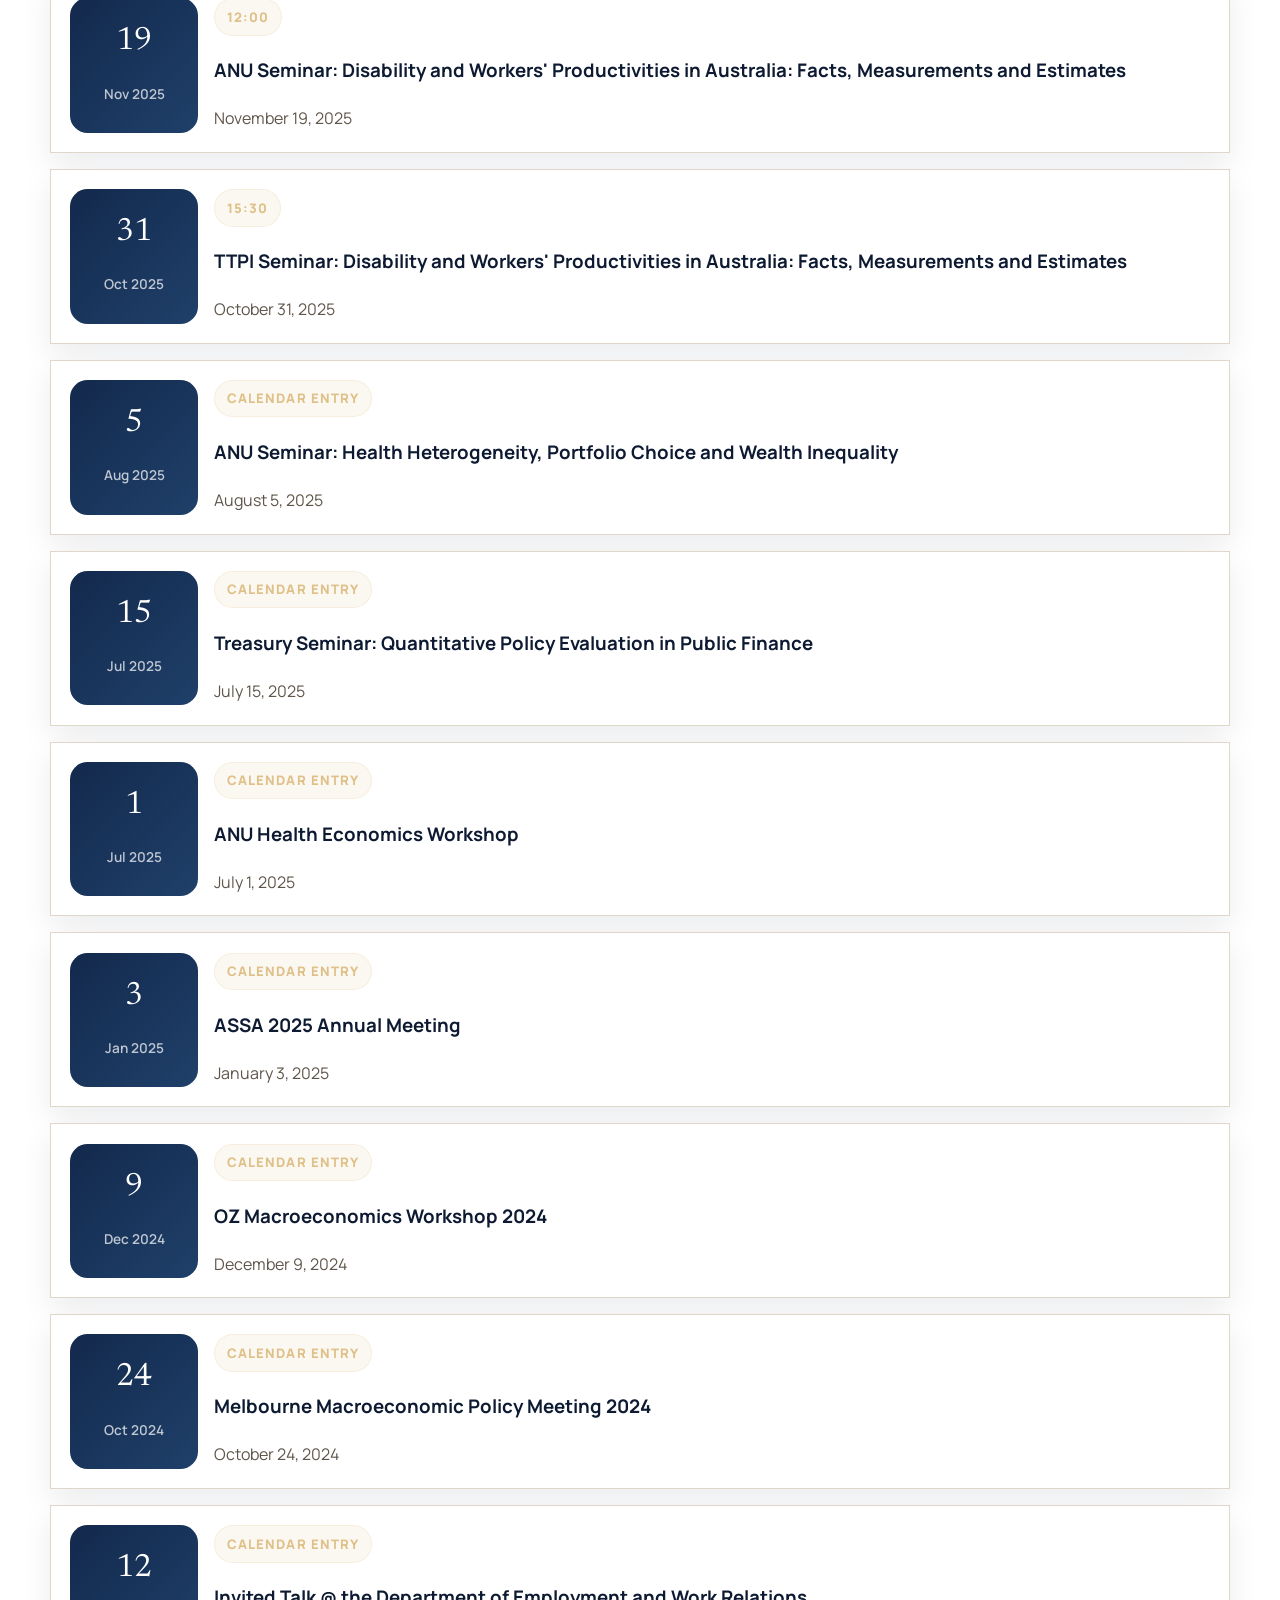
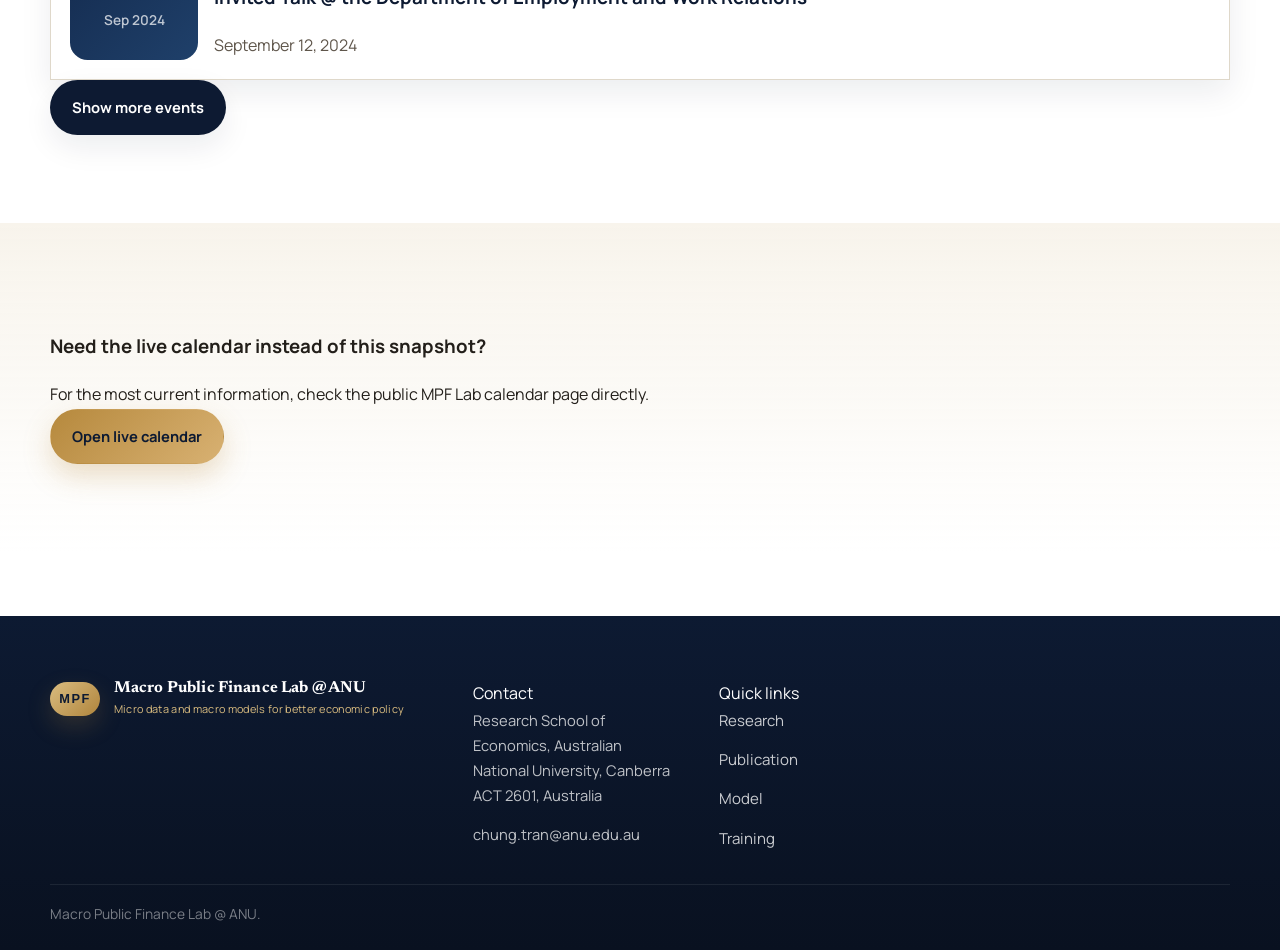
<file: events.html>
<!DOCTYPE html>
<html lang='en'>
<head>
  <meta charset='UTF-8'>
  <meta name='viewport' content='width=device-width, initial-scale=1.0'>
  <meta name='description' content='Events, workshops, and calendar entries from Macro Public Finance Lab @ ANU.'>
  <title>Events and News | Macro Public Finance Lab @ ANU</title>
  <link rel='stylesheet' href='./mpf-styles.css'>
</head>
<body>
  <nav>
    <div class='container'>
      <div class='nav-inner'>
        <a href='./index.html' class='nav-logo' aria-label='Macro Public Finance Lab @ ANU home'>
          <div class='nav-logo-mark'>MPF</div>
          <div class='nav-logo-text'>
            <strong>Macro Public Finance Lab @ ANU</strong>
            <span>Micro data and macro models for better economic policy</span>
          </div>
        </a>
        <input type='checkbox' id='mpf-nav-drawer' class='mpf-nav-cb'>
        <label for='mpf-nav-drawer' class='mpf-nav-burger' aria-label='Open menu'>
          <span></span><span></span><span></span>
        </label>
        <ul class='nav-links'>
          <li><a href='./about.html'>About</a></li>
          <li><a href='./research.html'>Research</a></li>
          <li><a href='./publications.html'>Publication</a></li>
          <li><a href='./team.html'>Team</a></li>
          <li><a href='./models.html'>Model</a></li>
          <li><a href='./training.html'>Training</a></li>
          <li><a href='./events.html' class='active' aria-current='page'>Events</a></li>
          <li class='nav-cta'><a href='#contact'>Contact</a></li>
        </ul>
      </div>
    </div>
  </nav>

  <main>
    <section class='page-hero'>
      <div class='container'>
        <div class='page-hero-inner'>
          <div class='page-hero-breadcrumb'>
            <a href='./index.html'>Home</a>
            <span>/</span>
            <span>Events and news</span>
          </div>
        </div>
      </div>
    </section>

    <section class='section section-muted'>
      <div class='container'>
        <div class='section-header'>
          <div class='badge'>2026</div>
        </div>
        <div class='event-cards event-cards-collapsible' id='events-2026' data-initial-count='6' data-batch-size='6'>
          <article class='event-card'>
            <div class='event-date-box'>
              <div class='event-date-day'>24-27</div>
              <div class='event-date-month'>Nov 2026</div>
            </div>
            <div class='event-content'>
              <div class='event-badge'>Conference</div>
              <h3>2026 Econometric Society Australasia Meeting (ESAM)</h3>
              <p class='event-desc'>24-27 November 2026.</p>
            </div>
          </article>
          <article class='event-card'>
            <div class='event-date-box'>
              <div class='event-date-day'>15</div>
              <div class='event-date-month'>Oct 2026</div>
            </div>
            <div class='event-content'>
              <div class='event-badge'>Model launch</div>
              <h3>The launch of SOLGA - Stochastic Dynamic General Equilibrium Model of the Australian Economy</h3>
            </div>
          </article>
          <article class='event-card'>
            <div class='event-date-box'>
              <div class='event-date-day'>1</div>
              <div class='event-date-month'>Sep 2026</div>
            </div>
            <div class='event-content'>
              <div class='event-badge'>Publication news</div>
              <h3><a href='https://www.sciencedirect.com/science/article/pii/S0164070426000546?via%3Dihub'>Uninterrupted Growth, Redistribution and Inequality: The Australian Case 1991-2020</a></h3>
              <p class='event-desc'>Chung Tran and Nabeeh Zakariyya. Journal of Macroeconomics, Volume 89, September 2026.</p>
            </div>
          </article>
          <article class='event-card'>
            <div class='event-date-box'>
              <div class='event-date-day'>1-2</div>
              <div class='event-date-month'>Oct 2026</div>
            </div>
            <div class='event-content'>
              <div class='event-badge'>Conference</div>
              <h3>2026 HILDA Survey Research Conference</h3>
              <p class='event-desc'>Thursday 1 &amp; Friday 2 October, the University of Melbourne.</p>
            </div>
          </article>
          <article class='event-card'>
            <div class='event-date-box'>
              <div class='event-date-day'>23</div>
              <div class='event-date-month'>Sep 2026</div>
            </div>
            <div class='event-content'>
              <div class='event-badge'>Publication news</div>
              <h3><a href='https://onlinelibrary.wiley.com/doi/10.1111/1475-4932.70055'>The Evolution of the Earnings Distribution in a Sustained Growth Economy: Evidence from Australia</a></h3>
              <p class='event-desc'>(with Darapheak Tin and Nabeeh Zakariyya). <strong>Economic Record,</strong> Volume 102, Issue 338, September 2026.</p>
            </div>
          </article>
          <article class='event-card'>
            <div class='event-date-box'>
              <div class='event-date-day'>17</div>
              <div class='event-date-month'>Aug 2026</div>
            </div>
            <div class='event-content'>
              <div class='event-badge'>Conference</div>
              <h3>EEA-ESEM 2026</h3>
              <p class='event-desc'>Dublin. August 17 - 21, 2026</p>
            </div>
          </article>
          <article class='event-card'>
            <div class='event-date-box'>
              <div class='event-date-day'>7</div>
              <div class='event-date-month'>Jul 2026</div>
            </div>
            <div class='event-content'>
              <div class='event-badge'>Conference</div>
              <h3>Australian Conference of Economists</h3>
              <p class='event-desc'>Canberra. July 7 - 10, 2026</p>
            </div>
          </article>
          <article class='event-card'>
            <div class='event-date-box'>
              <div class='event-date-day'>29</div>
              <div class='event-date-month'>Jun 2026</div>
            </div>
            <div class='event-content'>
              <div class='event-badge'>Conference</div>
              <h3>32nd International Conference: Computing in Economics and Finance</h3>
              <p class='event-desc'>Ca' Foscari University of Venice, Venice, Italy. June 29 - July 1, 2026</p>
            </div>
          </article>
          <article class='event-card'>
            <div class='event-date-box'>
              <div class='event-date-day'>4</div>
              <div class='event-date-month'>Jun 2026</div>
            </div>
            <div class='event-content'>
              <div class='event-badge'>Time not specified</div>
              <h3>Curtin University Seminar</h3>
              <p class='event-desc'>June 4, 2026</p>
            </div>
          </article>
          <article class='event-card'>
            <div class='event-date-box'>
              <div class='event-date-day'>21</div>
              <div class='event-date-month'>May 2026</div>
            </div>
            <div class='event-content'>
              <div class='event-badge'>Time not specified</div>
              <h3>The Conference in Honour of Emeritus Professor Alan Woodland</h3>
              <p class='event-desc'>May 21, 2026</p>
            </div>
          </article>
          <article class='event-card'>
            <div class='event-date-box'>
              <div class='event-date-day'>23</div>
              <div class='event-date-month'>Apr 2026</div>
            </div>
            <div class='event-content'>
              <div class='event-badge'>Time not specified</div>
              <h3>The Workshop of the East and South-East Asian Macroeconomic Society</h3>
              <p class='event-desc'>April 23, 2026</p>
            </div>
          </article>
          <article class='event-card'>
            <div class='event-date-box'>
              <div class='event-date-day'>20</div>
              <div class='event-date-month'>Mar 2026</div>
            </div>
            <div class='event-content'>
              <div class='event-badge'>Time not specified</div>
              <h3>TTPI Seminar</h3>
              <p class='event-desc'>March 20, 2026</p>
            </div>
          </article>
        </div>
        <div class='event-actions'>
          <button class='btn btn-secondary event-more-button' type='button' data-event-toggle aria-controls='events-2026'>Show more events</button>
        </div>
      </div>
    </section>

    <section class='section'>
      <div class='container'>
        <div class='section-header'>
          <div class='badge'>Past events</div>
        </div>
        <div class='event-cards event-cards-collapsible' id='events-past' data-initial-count='6' data-batch-size='6'>
          <article class='event-card'>
            <div class='event-date-box'>
              <div class='event-date-day'>24</div>
              <div class='event-date-month'>Nov 2025</div>
            </div>
            <div class='event-content'>
              <div class='event-badge'>12:00</div>
              <h3>Women in Macroeconomics 2025</h3>
              <p class='event-desc'>November 24, 2025</p>
            </div>
          </article>
          <article class='event-card'>
            <div class='event-date-box'>
              <div class='event-date-day'>19</div>
              <div class='event-date-month'>Nov 2025</div>
            </div>
            <div class='event-content'>
              <div class='event-badge'>12:00</div>
              <h3>ANU Seminar: Disability and Workers' Productivities in Australia: Facts, Measurements and Estimates</h3>
              <p class='event-desc'>November 19, 2025</p>
            </div>
          </article>
          <article class='event-card'>
            <div class='event-date-box'>
              <div class='event-date-day'>31</div>
              <div class='event-date-month'>Oct 2025</div>
            </div>
            <div class='event-content'>
              <div class='event-badge'>15:30</div>
              <h3>TTPI Seminar: Disability and Workers' Productivities in Australia: Facts, Measurements and Estimates</h3>
              <p class='event-desc'>October 31, 2025</p>
            </div>
          </article>
          <article class='event-card'>
            <div class='event-date-box'>
              <div class='event-date-day'>5</div>
              <div class='event-date-month'>Aug 2025</div>
            </div>
            <div class='event-content'>
              <div class='event-badge'>Calendar entry</div>
              <h3>ANU Seminar: Health Heterogeneity, Portfolio Choice and Wealth Inequality</h3>
              <p class='event-desc'>August 5, 2025</p>
            </div>
          </article>
          <article class='event-card'>
            <div class='event-date-box'>
              <div class='event-date-day'>15</div>
              <div class='event-date-month'>Jul 2025</div>
            </div>
            <div class='event-content'>
              <div class='event-badge'>Calendar entry</div>
              <h3>Treasury Seminar: Quantitative Policy Evaluation in Public Finance</h3>
              <p class='event-desc'>July 15, 2025</p>
            </div>
          </article>
          <article class='event-card'>
            <div class='event-date-box'>
              <div class='event-date-day'>1</div>
              <div class='event-date-month'>Jul 2025</div>
            </div>
            <div class='event-content'>
              <div class='event-badge'>Calendar entry</div>
              <h3>ANU Health Economics Workshop</h3>
              <p class='event-desc'>July 1, 2025</p>
            </div>
          </article>
          <article class='event-card'>
            <div class='event-date-box'>
              <div class='event-date-day'>3</div>
              <div class='event-date-month'>Jan 2025</div>
            </div>
            <div class='event-content'>
              <div class='event-badge'>Calendar entry</div>
              <h3>ASSA 2025 Annual Meeting</h3>
              <p class='event-desc'>January 3, 2025</p>
            </div>
          </article>
          <article class='event-card'>
            <div class='event-date-box'>
              <div class='event-date-day'>9</div>
              <div class='event-date-month'>Dec 2024</div>
            </div>
            <div class='event-content'>
              <div class='event-badge'>Calendar entry</div>
              <h3>OZ Macroeconomics Workshop 2024</h3>
              <p class='event-desc'>December 9, 2024</p>
            </div>
          </article>
          <article class='event-card'>
            <div class='event-date-box'>
              <div class='event-date-day'>24</div>
              <div class='event-date-month'>Oct 2024</div>
            </div>
            <div class='event-content'>
              <div class='event-badge'>Calendar entry</div>
              <h3>Melbourne Macroeconomic Policy Meeting 2024</h3>
              <p class='event-desc'>October 24, 2024</p>
            </div>
          </article>
          <article class='event-card'>
            <div class='event-date-box'>
              <div class='event-date-day'>12</div>
              <div class='event-date-month'>Sep 2024</div>
            </div>
            <div class='event-content'>
              <div class='event-badge'>Calendar entry</div>
              <h3>Invited Talk @ the Department of Employment and Work Relations</h3>
              <p class='event-desc'>September 12, 2024</p>
            </div>
          </article>
        </div>
        <div class='event-actions'>
          <button class='btn btn-secondary event-more-button' type='button' data-event-toggle aria-controls='events-past'>Show more events</button>
        </div>
      </div>
    </section>

    <section class='section section-muted'>
      <div class='container'>
        <div class='cta-banner'>
          <div>
            <h3>Need the live calendar instead of this snapshot?</h3>
            <p>For the most current information, check the public MPF Lab calendar page directly.</p>
          </div>
          <a class='btn btn-primary' href='https://mpf-lab.net/index.php/my-calendar/'>Open live calendar</a>
        </div>
      </div>
    </section>
  </main>

  <footer id='contact'>
    <div class='container'>
      <div class='footer-grid'>
        <div>
          <a href='./index.html' class='footer-logo' aria-label='Macro Public Finance Lab @ ANU home'>
            <div class='footer-logo-mark'>MPF</div>
            <div class='footer-logo-text'>
              <strong>Macro Public Finance Lab @ ANU</strong>
              <span>Micro data and macro models for better economic policy</span>
            </div>
          </a>
        </div>
        <div>
          <div class='footer-heading'>Contact</div>
          <div class='footer-contact'>
            <div class='footer-contact-item'>Research School of Economics, Australian National University, Canberra ACT 2601, Australia</div>
            <div class='footer-contact-item'><a href='mailto:chung.tran@anu.edu.au'>chung.tran@anu.edu.au</a></div>
          </div>
        </div>
        <div>
          <div class='footer-heading'>Quick links</div>
          <div class='footer-links'>
            <a href='./research.html'>Research</a>
            <a href='./publications.html'>Publication</a>
            <a href='./models.html'>Model</a>
            <a href='./training.html'>Training</a>
          </div>
        </div>
      </div>
      <div class='footer-bottom'>
        <p>Macro Public Finance Lab @ ANU.</p>
      </div>
    </div>
  </footer>
  <script>
    const monthMap = {
      Jan: 1, Feb: 2, Mar: 3, Apr: 4, May: 5, Jun: 6,
      Jul: 7, Aug: 8, Sep: 9, Oct: 10, Nov: 11, Dec: 12
    };

    function parseEventCard(card) {
      const dayText = card.querySelector('.event-date-day')?.textContent.trim() || '0';
      const monthText = card.querySelector('.event-date-month')?.textContent.trim() || '';
      const [monthName, yearText] = monthText.split(' ');
      const day = Number(dayText);
      const month = monthMap[monthName] || 0;
      const year = Number(yearText) || 0;
      const badgeText = card.querySelector('.event-badge')?.textContent.trim() || '';
      const timeMatch = badgeText.match(/^(\d{1,2}):(\d{2})$/);
      const minutes = timeMatch ? Number(timeMatch[1]) * 60 + Number(timeMatch[2]) : 24 * 60;
      return { year, month, day, minutes };
    }

    function sortEventCards(container) {
      const cards = Array.from(container.querySelectorAll('.event-card'));
      cards.sort((a, b) => {
        const left = parseEventCard(a);
        const right = parseEventCard(b);
        if (left.year !== right.year) return right.year - left.year;
        if (left.month !== right.month) return right.month - left.month;
        if (left.day !== right.day) return right.day - left.day;
        return right.minutes - left.minutes;
      });
      cards.forEach(card => container.appendChild(card));
    }

    function updateEventList(container, button) {
      const cards = Array.from(container.querySelectorAll('.event-card'));
      const initialCount = Number(container.dataset.initialCount) || cards.length;
      const batchSize = Number(container.dataset.batchSize) || initialCount;
      const visibleCount = Math.min(Number(container.dataset.visibleCount) || initialCount, cards.length);

      cards.forEach((card, index) => {
        card.classList.toggle('event-card-hidden', index >= visibleCount);
      });

      if (!button) return;

      button.hidden = cards.length <= initialCount;
      button.textContent = visibleCount >= cards.length ? 'Show fewer events' : 'Show more events';
      button.setAttribute('aria-expanded', String(visibleCount >= cards.length));
      button.dataset.batchSize = String(batchSize);
    }

    function initEventList(container) {
      sortEventCards(container);

      const button = document.querySelector(`[data-event-toggle][aria-controls="${container.id}"]`);
      container.dataset.visibleCount = String(Number(container.dataset.initialCount) || container.querySelectorAll('.event-card').length);
      updateEventList(container, button);

      if (!button) return;

      button.addEventListener('click', () => {
        const cards = container.querySelectorAll('.event-card');
        const initialCount = Number(container.dataset.initialCount) || cards.length;
        const batchSize = Number(container.dataset.batchSize) || initialCount;
        const visibleCount = Number(container.dataset.visibleCount) || initialCount;
        const nextCount = visibleCount >= cards.length ? initialCount : Math.min(visibleCount + batchSize, cards.length);

        container.dataset.visibleCount = String(nextCount);
        updateEventList(container, button);
      });
    }

    document.querySelectorAll('.event-cards').forEach(initEventList);
  </script>
</body>
</html>
</file>
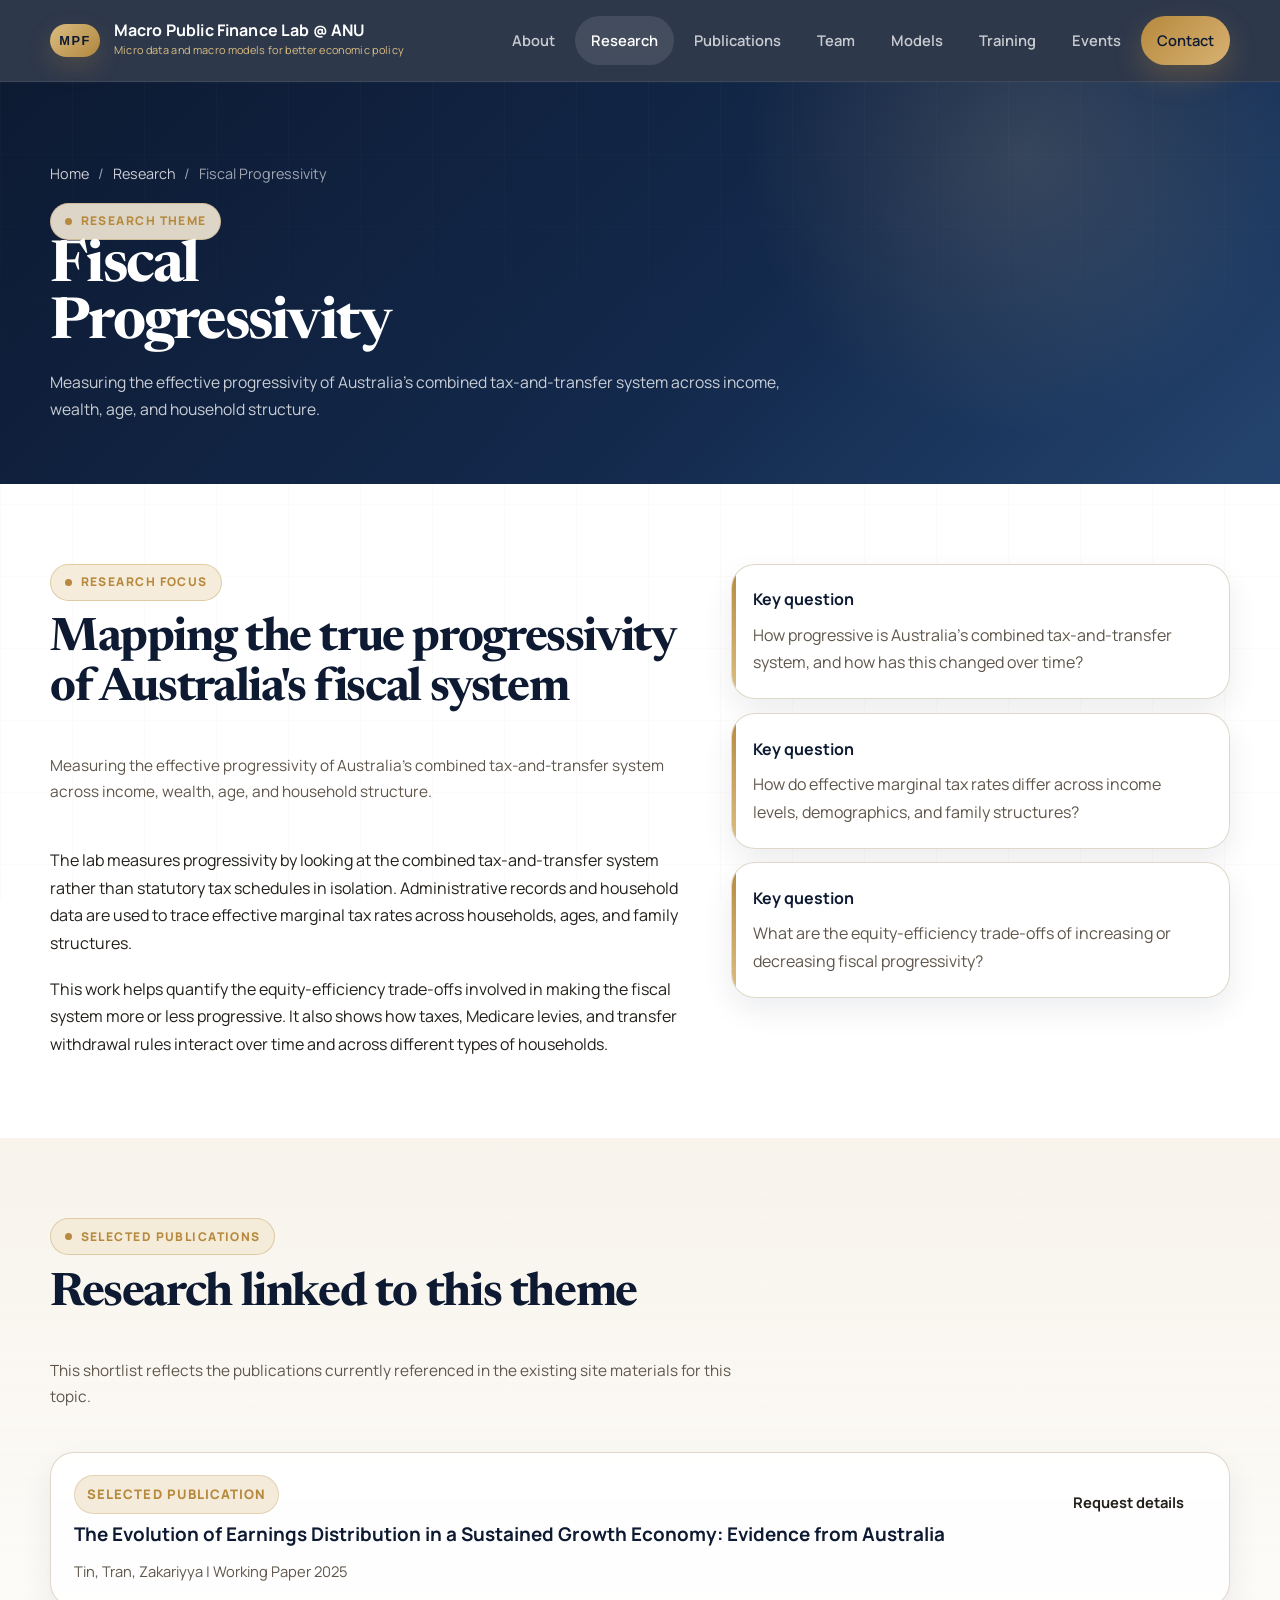
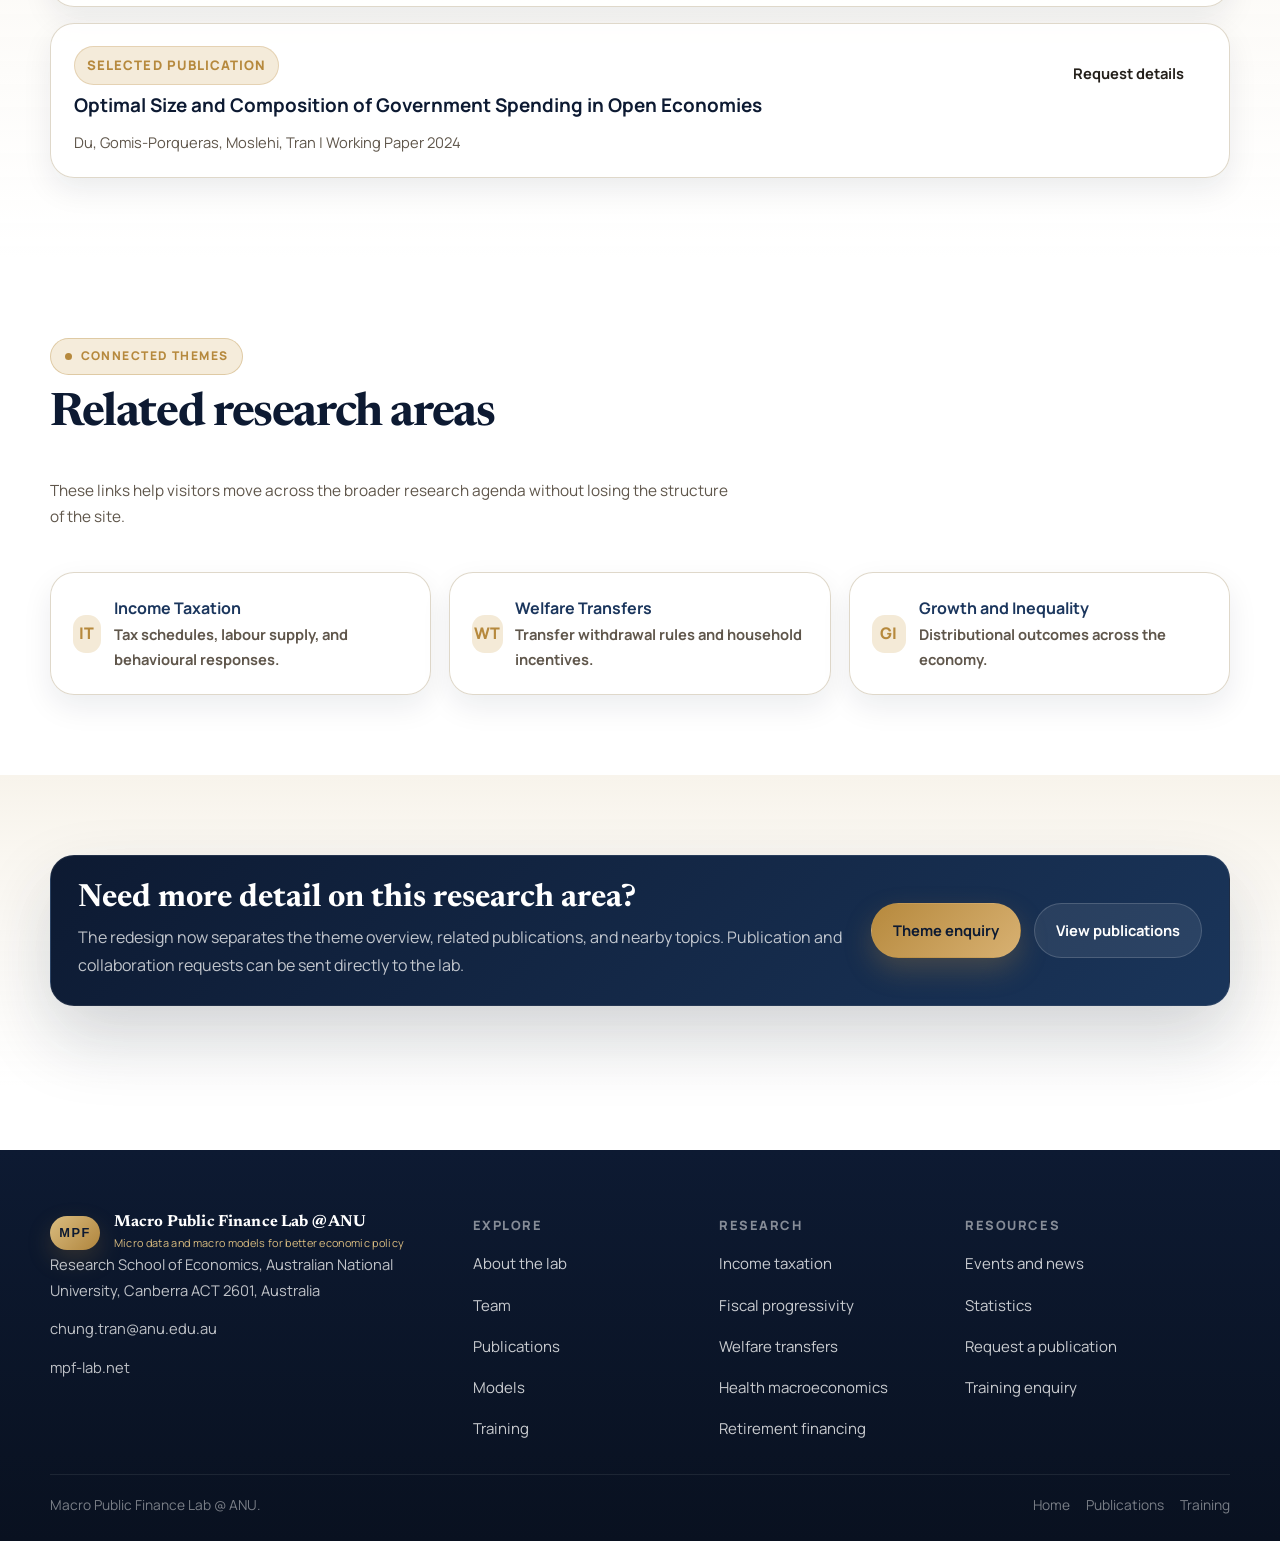
<file: fiscal-progressivity.html>
﻿<!DOCTYPE html>
<html lang='en'>
<head>
  <meta charset='UTF-8'>
  <meta name='viewport' content='width=device-width, initial-scale=1.0'>
  <meta name='description' content='Measuring the effective progressivity of Australia's combined tax-and-transfer system across income, wealth, age, and household structure.'>
  <title>Fiscal Progressivity | Macro Public Finance Lab @ ANU</title>
  <link rel='stylesheet' href='./mpf-styles.css'>
</head>
<body>
  <nav>
    <div class='container'>
      <div class='nav-inner'>
        <a href='./index.html' class='nav-logo' aria-label='Macro Public Finance Lab @ ANU home'>
          <div class='nav-logo-mark'>MPF</div>
          <div class='nav-logo-text'>
            <strong>Macro Public Finance Lab @ ANU</strong>
            <span>Micro data and macro models for better economic policy</span>
          </div>
        </a>
        <input type='checkbox' id='mpf-nav-drawer' class='mpf-nav-cb'>
        <label for='mpf-nav-drawer' class='mpf-nav-burger' aria-label='Open menu'>
          <span></span><span></span><span></span>
        </label>
        <ul class='nav-links'>
          <li><a href='./about.html'>About</a></li>
          <li><a href='./research.html' class='active'>Research</a></li>
          <li><a href='./publications.html'>Publications</a></li>
          <li><a href='./team.html'>Team</a></li>
          <li><a href='./models.html'>Models</a></li>
          <li><a href='./training.html'>Training</a></li>
          <li><a href='./events.html'>Events</a></li>
          <li class='nav-cta'><a href='#contact'>Contact</a></li>
        </ul>
      </div>
    </div>
  </nav>

  <main>
    <section class='page-hero'>
      <div class='container'>
        <div class='page-hero-inner'>
          <div class='page-hero-breadcrumb'>
            <a href='./index.html'>Home</a>
            <span>/</span>
            <a href='./research.html'>Research</a>
            <span>/</span>
            <span>Fiscal Progressivity</span>
          </div>
          <div class='page-hero-label'>Research theme</div>
          <h1>Fiscal Progressivity</h1>
          <p class='page-hero-desc'>Measuring the effective progressivity of Australia's combined tax-and-transfer system across income, wealth, age, and household structure.</p>
        </div>
      </div>
    </section>

    <section class='research-section'>
      <div class='container'>
        <div class='split-grid-wide'>
          <div>
            <div class='section-header'>
              <div class='badge'>Research focus</div>
              <h2 class='section-title'>Mapping the true progressivity of Australia's fiscal system</h2>
              <p class='section-sub'>Measuring the effective progressivity of Australia's combined tax-and-transfer system across income, wealth, age, and household structure.</p>
            </div>
            <div class='prose'>
              <p>The lab measures progressivity by looking at the combined tax-and-transfer system rather than statutory tax schedules in isolation. Administrative records and household data are used to trace effective marginal tax rates across households, ages, and family structures.</p>
              <p>This work helps quantify the equity-efficiency trade-offs involved in making the fiscal system more or less progressive. It also shows how taxes, Medicare levies, and transfer withdrawal rules interact over time and across different types of households.</p>
            </div>
          </div>
          <div class='highlight-stack'>
            <div class='highlight-card'><h4>Key question</h4><p>How progressive is Australia's combined tax-and-transfer system, and how has this changed over time?</p></div>
            <div class='highlight-card'><h4>Key question</h4><p>How do effective marginal tax rates differ across income levels, demographics, and family structures?</p></div>
            <div class='highlight-card'><h4>Key question</h4><p>What are the equity-efficiency trade-offs of increasing or decreasing fiscal progressivity?</p></div>
          </div>
        </div>
      </div>
    </section>

    <section class='research-section section-muted'>
      <div class='container'>
        <div class='section-header'>
          <div class='badge'>Selected publications</div>
          <h2 class='section-title'>Research linked to this theme</h2>
          <p class='section-sub'>This shortlist reflects the publications currently referenced in the existing site materials for this topic.</p>
        </div>
        <div class='pub-list'>
            <article class='pub-item'>
              <div>
                <div class='pub-kicker-row'><span class='status-chip'>Selected publication</span></div>
                <h3 class='pub-title'>The Evolution of Earnings Distribution in a Sustained Growth Economy: Evidence from Australia</h3>
                <div class='pub-meta'>Tin, Tran, Zakariyya | Working Paper 2025</div>
              </div>
              <div class='pub-link-group'>
                <a class='link-chip' href='mailto:chung.tran@anu.edu.au?subject=MPF%20Lab%20fiscal%20progressivity%20enquiry'>Request details</a>
              </div>
            </article>
            <article class='pub-item'>
              <div>
                <div class='pub-kicker-row'><span class='status-chip'>Selected publication</span></div>
                <h3 class='pub-title'>Optimal Size and Composition of Government Spending in Open Economies</h3>
                <div class='pub-meta'>Du, Gomis-Porqueras, Moslehi, Tran | Working Paper 2024</div>
              </div>
              <div class='pub-link-group'>
                <a class='link-chip' href='mailto:chung.tran@anu.edu.au?subject=MPF%20Lab%20fiscal%20progressivity%20enquiry'>Request details</a>
              </div>
            </article>
        </div>
      </div>
    </section>

    <section class='research-section'>
      <div class='container'>
        <div class='section-header'>
          <div class='badge'>Connected themes</div>
          <h2 class='section-title'>Related research areas</h2>
          <p class='section-sub'>These links help visitors move across the broader research agenda without losing the structure of the site.</p>
        </div>
        <div class='related-themes-grid'>
          <a href='./income-taxation.html' class='related-theme-card'>
            <div class='related-theme-icon'>IT</div>
            <div>
              <strong>Income Taxation</strong>
              <p>Tax schedules, labour supply, and behavioural responses.</p>
            </div>
          </a>
          <a href='./welfare-transfers.html' class='related-theme-card'>
            <div class='related-theme-icon'>WT</div>
            <div>
              <strong>Welfare Transfers</strong>
              <p>Transfer withdrawal rules and household incentives.</p>
            </div>
          </a>
          <a href='./growth-inequality.html' class='related-theme-card'>
            <div class='related-theme-icon'>GI</div>
            <div>
              <strong>Growth and Inequality</strong>
              <p>Distributional outcomes across the economy.</p>
            </div>
          </a>
        </div>
      </div>
    </section>

    <section class='research-section section-muted'>
      <div class='container'>
        <div class='cta-panel'>
          <div>
            <h3>Need more detail on this research area?</h3>
            <p>The redesign now separates the theme overview, related publications, and nearby topics. Publication and collaboration requests can be sent directly to the lab.</p>
          </div>
          <div class='cta-actions'>
            <a href='mailto:chung.tran@anu.edu.au?subject=MPF%20Lab%20fiscal%20progressivity%20enquiry' class='btn btn-primary'>Theme enquiry</a>
            <a href='./publications.html' class='btn btn-ghost'>View publications</a>
          </div>
        </div>
      </div>
    </section>
  </main>

  <footer id='contact'>
    <div class='container'>
      <div class='footer-grid'>
        <div>
          <div class='footer-logo'>
            <div class='footer-logo-mark'>MPF</div>
            <div class='footer-logo-text'>
              <strong>Macro Public Finance Lab @ ANU</strong>
              <span>Micro data and macro models for better economic policy</span>
            </div>
          </div>
          <div class='footer-contact'>
            <div class='footer-contact-item'>Research School of Economics, Australian National University, Canberra ACT 2601, Australia</div>
            <div class='footer-contact-item'><a href='mailto:chung.tran@anu.edu.au'>chung.tran@anu.edu.au</a></div>
            <div class='footer-contact-item'><a href='https://mpf-lab.net/'>mpf-lab.net</a></div>
          </div>
        </div>
        <div class='footer-col'>
          <h4>Explore</h4>
          <ul class='footer-links'>
            <li><a href='./about.html'>About the lab</a></li>
            <li><a href='./team.html'>Team</a></li>
            <li><a href='./publications.html'>Publications</a></li>
            <li><a href='./models.html'>Models</a></li>
            <li><a href='./training.html'>Training</a></li>
          </ul>
        </div>
        <div class='footer-col'>
          <h4>Research</h4>
          <ul class='footer-links'>
            <li><a href='./income-taxation.html'>Income taxation</a></li>
            <li><a href='./fiscal-progressivity.html'>Fiscal progressivity</a></li>
            <li><a href='./welfare-transfers.html'>Welfare transfers</a></li>
            <li><a href='./health-macroeconomics.html'>Health macroeconomics</a></li>
            <li><a href='./retirement-financing.html'>Retirement financing</a></li>
          </ul>
        </div>
        <div class='footer-col'>
          <h4>Resources</h4>
          <ul class='footer-links'>
            <li><a href='./events.html'>Events and news</a></li>
            <li><a href='./statistics.html'>Statistics</a></li>
            <li><a href='mailto:chung.tran@anu.edu.au?subject=MPF%20Lab%20publication%20request'>Request a publication</a></li>
            <li><a href='mailto:chung.tran@anu.edu.au?subject=MPF%20Lab%20training%20enquiry'>Training enquiry</a></li>
          </ul>
        </div>
      </div>
      <div class='footer-bottom'>
        <p>Macro Public Finance Lab @ ANU.</p>
        <div class='footer-bottom-links'>
          <a href='./index.html'>Home</a>
          <a href='./publications.html'>Publications</a>
          <a href='./training.html'>Training</a>
        </div>
      </div>
    </div>
  </footer>
</body>
</html>
</file>
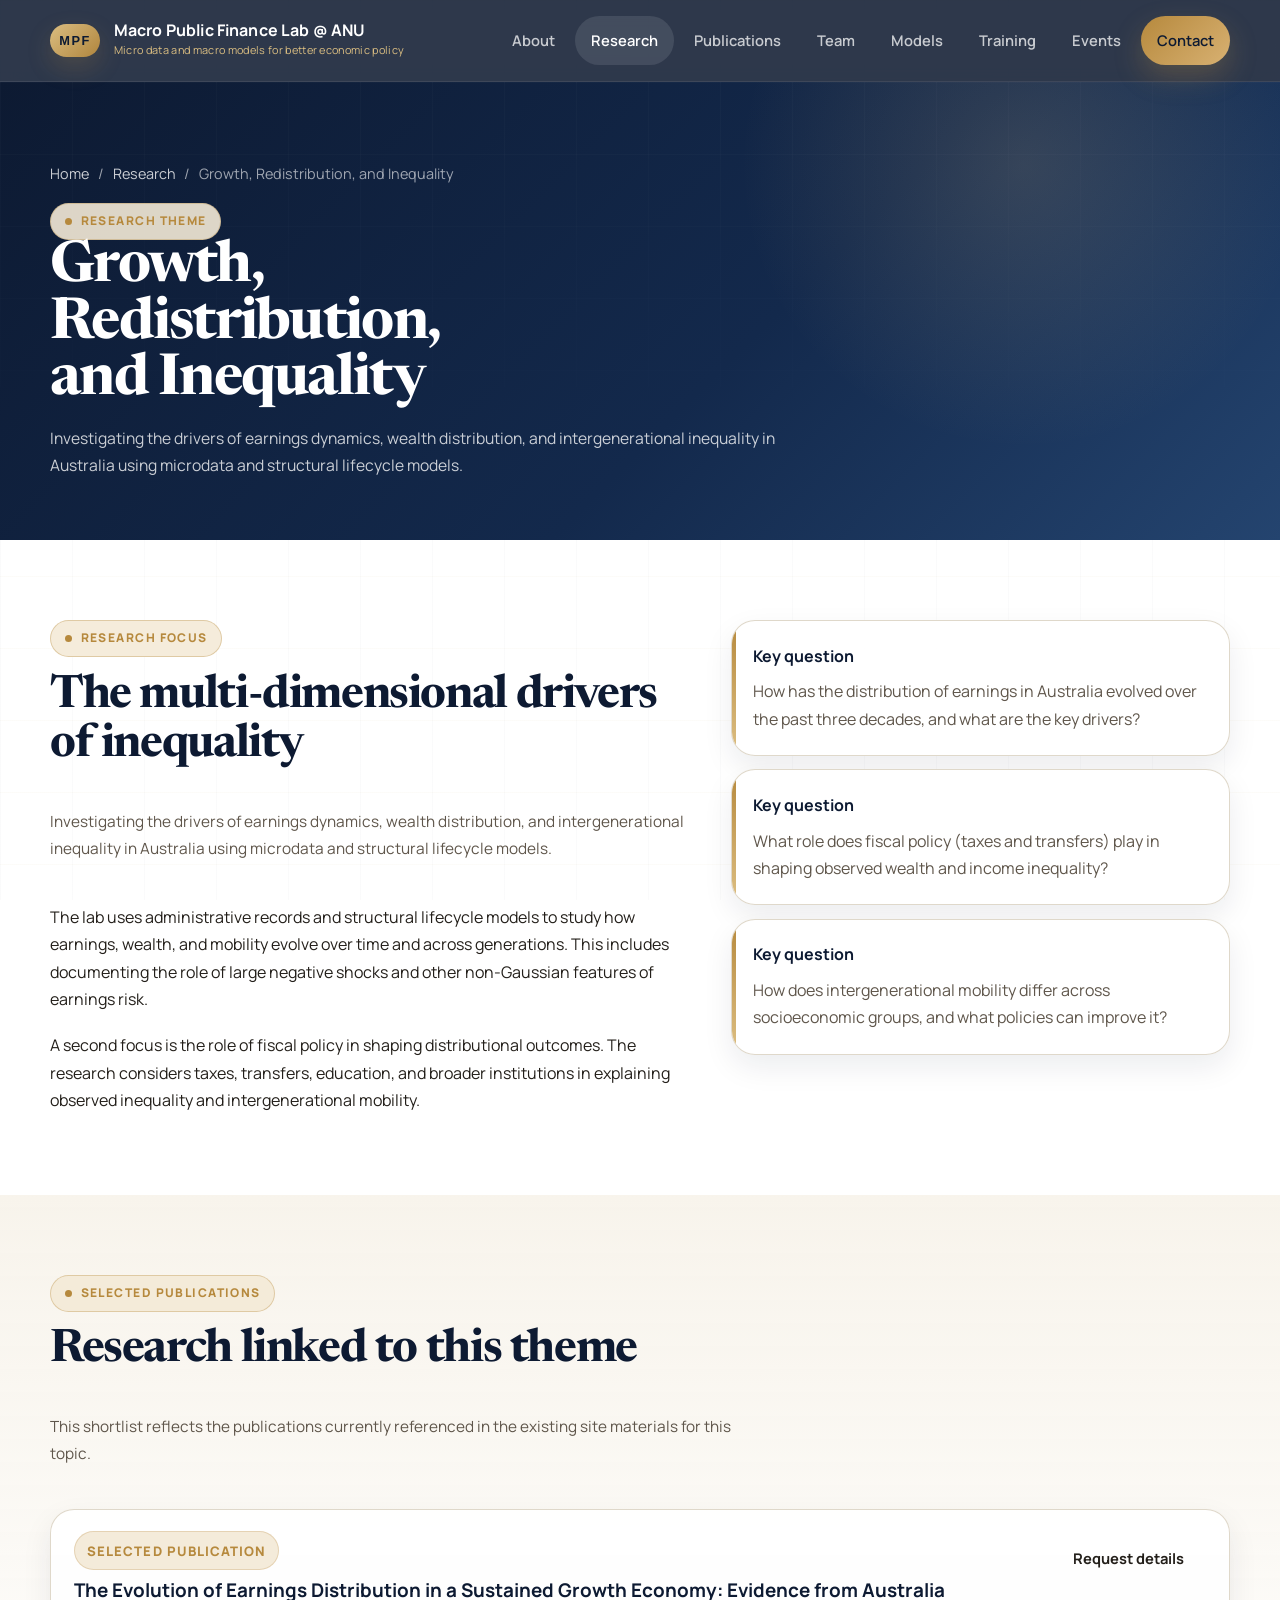
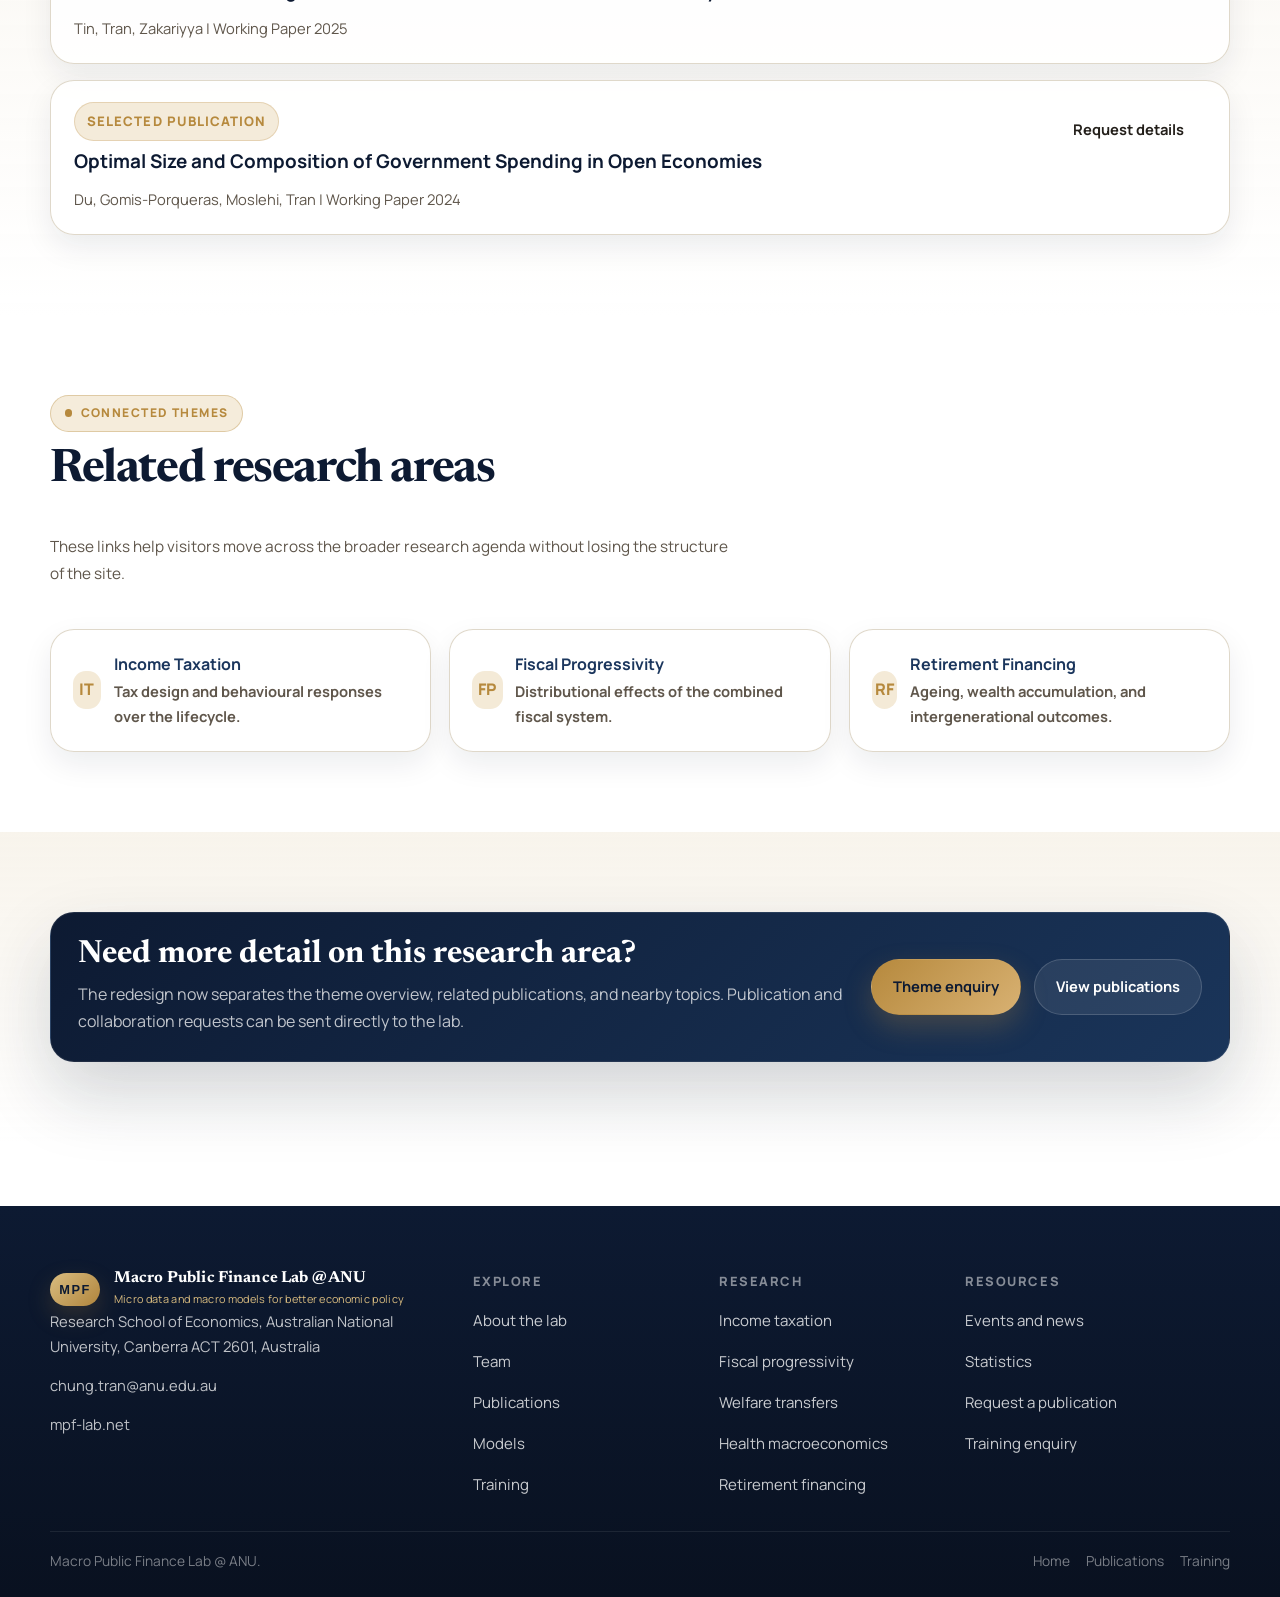
<file: growth-inequality.html>
﻿<!DOCTYPE html>
<html lang='en'>
<head>
  <meta charset='UTF-8'>
  <meta name='viewport' content='width=device-width, initial-scale=1.0'>
  <meta name='description' content='Investigating the drivers of earnings dynamics, wealth distribution, and intergenerational inequality in Australia using microdata and structural lifecycle models.'>
  <title>Growth, Redistribution, and Inequality | Macro Public Finance Lab @ ANU</title>
  <link rel='stylesheet' href='./mpf-styles.css'>
</head>
<body>
  <nav>
    <div class='container'>
      <div class='nav-inner'>
        <a href='./index.html' class='nav-logo' aria-label='Macro Public Finance Lab @ ANU home'>
          <div class='nav-logo-mark'>MPF</div>
          <div class='nav-logo-text'>
            <strong>Macro Public Finance Lab @ ANU</strong>
            <span>Micro data and macro models for better economic policy</span>
          </div>
        </a>
        <input type='checkbox' id='mpf-nav-drawer' class='mpf-nav-cb'>
        <label for='mpf-nav-drawer' class='mpf-nav-burger' aria-label='Open menu'>
          <span></span><span></span><span></span>
        </label>
        <ul class='nav-links'>
          <li><a href='./about.html'>About</a></li>
          <li><a href='./research.html' class='active'>Research</a></li>
          <li><a href='./publications.html'>Publications</a></li>
          <li><a href='./team.html'>Team</a></li>
          <li><a href='./models.html'>Models</a></li>
          <li><a href='./training.html'>Training</a></li>
          <li><a href='./events.html'>Events</a></li>
          <li class='nav-cta'><a href='#contact'>Contact</a></li>
        </ul>
      </div>
    </div>
  </nav>

  <main>
    <section class='page-hero'>
      <div class='container'>
        <div class='page-hero-inner'>
          <div class='page-hero-breadcrumb'>
            <a href='./index.html'>Home</a>
            <span>/</span>
            <a href='./research.html'>Research</a>
            <span>/</span>
            <span>Growth, Redistribution, and Inequality</span>
          </div>
          <div class='page-hero-label'>Research theme</div>
          <h1>Growth, Redistribution, and Inequality</h1>
          <p class='page-hero-desc'>Investigating the drivers of earnings dynamics, wealth distribution, and intergenerational inequality in Australia using microdata and structural lifecycle models.</p>
        </div>
      </div>
    </section>

    <section class='research-section'>
      <div class='container'>
        <div class='split-grid-wide'>
          <div>
            <div class='section-header'>
              <div class='badge'>Research focus</div>
              <h2 class='section-title'>The multi-dimensional drivers of inequality</h2>
              <p class='section-sub'>Investigating the drivers of earnings dynamics, wealth distribution, and intergenerational inequality in Australia using microdata and structural lifecycle models.</p>
            </div>
            <div class='prose'>
              <p>The lab uses administrative records and structural lifecycle models to study how earnings, wealth, and mobility evolve over time and across generations. This includes documenting the role of large negative shocks and other non-Gaussian features of earnings risk.</p>
              <p>A second focus is the role of fiscal policy in shaping distributional outcomes. The research considers taxes, transfers, education, and broader institutions in explaining observed inequality and intergenerational mobility.</p>
            </div>
          </div>
          <div class='highlight-stack'>
            <div class='highlight-card'><h4>Key question</h4><p>How has the distribution of earnings in Australia evolved over the past three decades, and what are the key drivers?</p></div>
            <div class='highlight-card'><h4>Key question</h4><p>What role does fiscal policy (taxes and transfers) play in shaping observed wealth and income inequality?</p></div>
            <div class='highlight-card'><h4>Key question</h4><p>How does intergenerational mobility differ across socioeconomic groups, and what policies can improve it?</p></div>
          </div>
        </div>
      </div>
    </section>

    <section class='research-section section-muted'>
      <div class='container'>
        <div class='section-header'>
          <div class='badge'>Selected publications</div>
          <h2 class='section-title'>Research linked to this theme</h2>
          <p class='section-sub'>This shortlist reflects the publications currently referenced in the existing site materials for this topic.</p>
        </div>
        <div class='pub-list'>
            <article class='pub-item'>
              <div>
                <div class='pub-kicker-row'><span class='status-chip'>Selected publication</span></div>
                <h3 class='pub-title'>The Evolution of Earnings Distribution in a Sustained Growth Economy: Evidence from Australia</h3>
                <div class='pub-meta'>Tin, Tran, Zakariyya | Working Paper 2025</div>
              </div>
              <div class='pub-link-group'>
                <a class='link-chip' href='mailto:chung.tran@anu.edu.au?subject=MPF%20Lab%20growth%20inequality%20enquiry'>Request details</a>
              </div>
            </article>
            <article class='pub-item'>
              <div>
                <div class='pub-kicker-row'><span class='status-chip'>Selected publication</span></div>
                <h3 class='pub-title'>Optimal Size and Composition of Government Spending in Open Economies</h3>
                <div class='pub-meta'>Du, Gomis-Porqueras, Moslehi, Tran | Working Paper 2024</div>
              </div>
              <div class='pub-link-group'>
                <a class='link-chip' href='mailto:chung.tran@anu.edu.au?subject=MPF%20Lab%20growth%20inequality%20enquiry'>Request details</a>
              </div>
            </article>
        </div>
      </div>
    </section>

    <section class='research-section'>
      <div class='container'>
        <div class='section-header'>
          <div class='badge'>Connected themes</div>
          <h2 class='section-title'>Related research areas</h2>
          <p class='section-sub'>These links help visitors move across the broader research agenda without losing the structure of the site.</p>
        </div>
        <div class='related-themes-grid'>
          <a href='./income-taxation.html' class='related-theme-card'>
            <div class='related-theme-icon'>IT</div>
            <div>
              <strong>Income Taxation</strong>
              <p>Tax design and behavioural responses over the lifecycle.</p>
            </div>
          </a>
          <a href='./fiscal-progressivity.html' class='related-theme-card'>
            <div class='related-theme-icon'>FP</div>
            <div>
              <strong>Fiscal Progressivity</strong>
              <p>Distributional effects of the combined fiscal system.</p>
            </div>
          </a>
          <a href='./retirement-financing.html' class='related-theme-card'>
            <div class='related-theme-icon'>RF</div>
            <div>
              <strong>Retirement Financing</strong>
              <p>Ageing, wealth accumulation, and intergenerational outcomes.</p>
            </div>
          </a>
        </div>
      </div>
    </section>

    <section class='research-section section-muted'>
      <div class='container'>
        <div class='cta-panel'>
          <div>
            <h3>Need more detail on this research area?</h3>
            <p>The redesign now separates the theme overview, related publications, and nearby topics. Publication and collaboration requests can be sent directly to the lab.</p>
          </div>
          <div class='cta-actions'>
            <a href='mailto:chung.tran@anu.edu.au?subject=MPF%20Lab%20growth%20inequality%20enquiry' class='btn btn-primary'>Theme enquiry</a>
            <a href='./publications.html' class='btn btn-ghost'>View publications</a>
          </div>
        </div>
      </div>
    </section>
  </main>

  <footer id='contact'>
    <div class='container'>
      <div class='footer-grid'>
        <div>
          <div class='footer-logo'>
            <div class='footer-logo-mark'>MPF</div>
            <div class='footer-logo-text'>
              <strong>Macro Public Finance Lab @ ANU</strong>
              <span>Micro data and macro models for better economic policy</span>
            </div>
          </div>
          <div class='footer-contact'>
            <div class='footer-contact-item'>Research School of Economics, Australian National University, Canberra ACT 2601, Australia</div>
            <div class='footer-contact-item'><a href='mailto:chung.tran@anu.edu.au'>chung.tran@anu.edu.au</a></div>
            <div class='footer-contact-item'><a href='https://mpf-lab.net/'>mpf-lab.net</a></div>
          </div>
        </div>
        <div class='footer-col'>
          <h4>Explore</h4>
          <ul class='footer-links'>
            <li><a href='./about.html'>About the lab</a></li>
            <li><a href='./team.html'>Team</a></li>
            <li><a href='./publications.html'>Publications</a></li>
            <li><a href='./models.html'>Models</a></li>
            <li><a href='./training.html'>Training</a></li>
          </ul>
        </div>
        <div class='footer-col'>
          <h4>Research</h4>
          <ul class='footer-links'>
            <li><a href='./income-taxation.html'>Income taxation</a></li>
            <li><a href='./fiscal-progressivity.html'>Fiscal progressivity</a></li>
            <li><a href='./welfare-transfers.html'>Welfare transfers</a></li>
            <li><a href='./health-macroeconomics.html'>Health macroeconomics</a></li>
            <li><a href='./retirement-financing.html'>Retirement financing</a></li>
          </ul>
        </div>
        <div class='footer-col'>
          <h4>Resources</h4>
          <ul class='footer-links'>
            <li><a href='./events.html'>Events and news</a></li>
            <li><a href='./statistics.html'>Statistics</a></li>
            <li><a href='mailto:chung.tran@anu.edu.au?subject=MPF%20Lab%20publication%20request'>Request a publication</a></li>
            <li><a href='mailto:chung.tran@anu.edu.au?subject=MPF%20Lab%20training%20enquiry'>Training enquiry</a></li>
          </ul>
        </div>
      </div>
      <div class='footer-bottom'>
        <p>Macro Public Finance Lab @ ANU.</p>
        <div class='footer-bottom-links'>
          <a href='./index.html'>Home</a>
          <a href='./publications.html'>Publications</a>
          <a href='./training.html'>Training</a>
        </div>
      </div>
    </div>
  </footer>
</body>
</html>
</file>
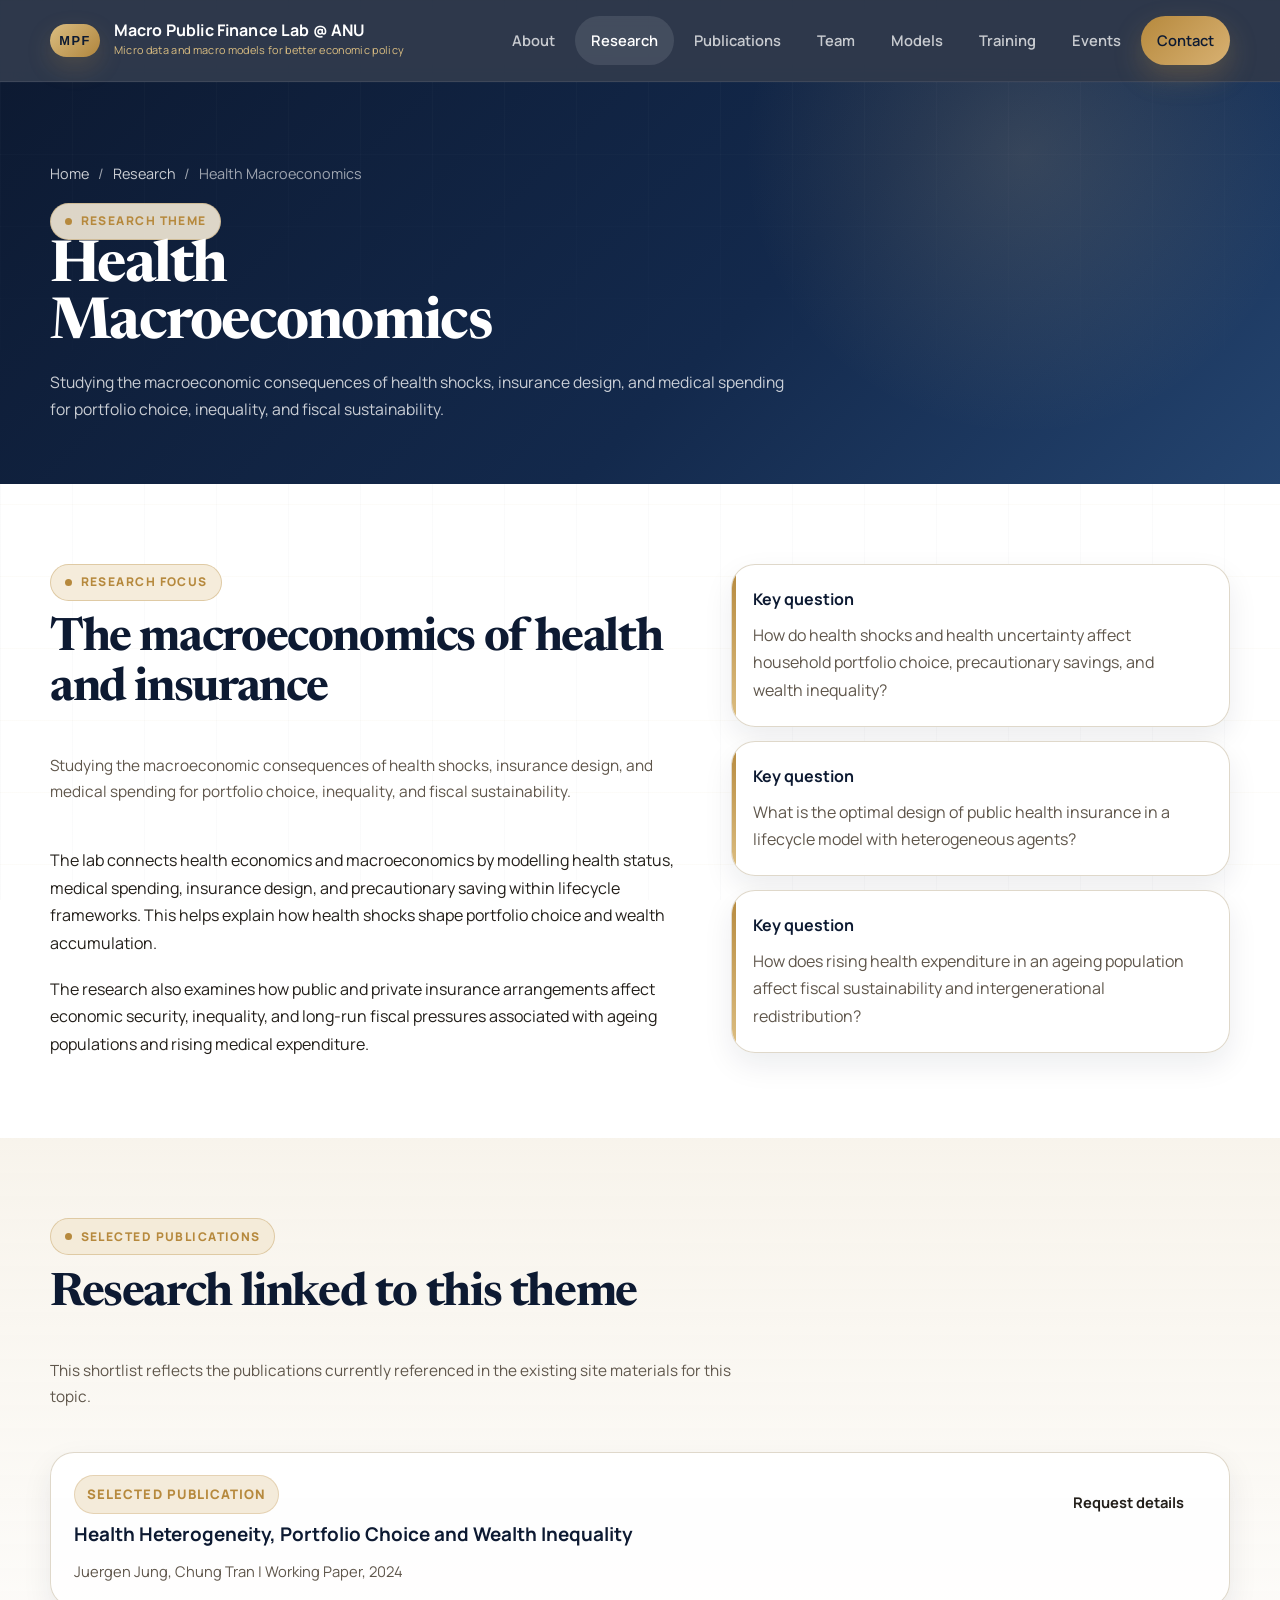
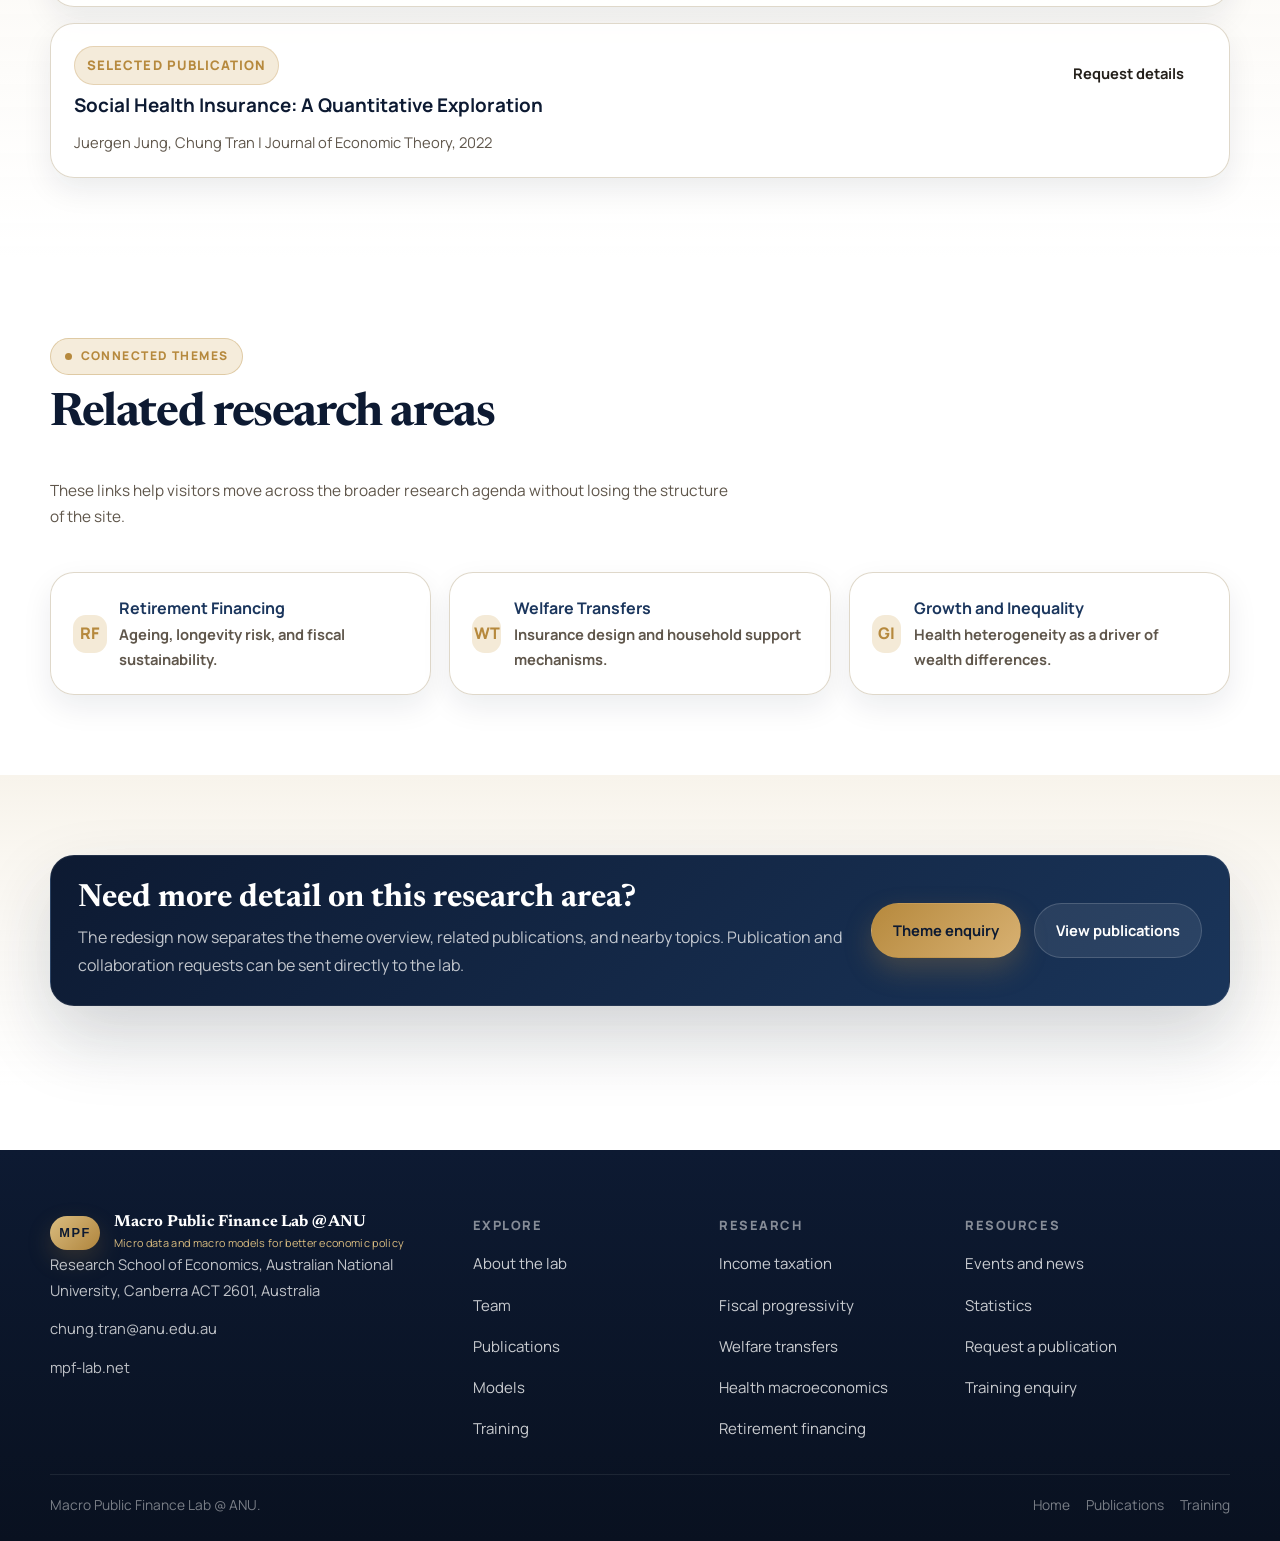
<file: health-macroeconomics.html>
﻿<!DOCTYPE html>
<html lang='en'>
<head>
  <meta charset='UTF-8'>
  <meta name='viewport' content='width=device-width, initial-scale=1.0'>
  <meta name='description' content='Studying the macroeconomic consequences of health shocks, insurance design, and medical spending for portfolio choice, inequality, and fiscal sustainability.'>
  <title>Health Macroeconomics | Macro Public Finance Lab @ ANU</title>
  <link rel='stylesheet' href='./mpf-styles.css'>
</head>
<body>
  <nav>
    <div class='container'>
      <div class='nav-inner'>
        <a href='./index.html' class='nav-logo' aria-label='Macro Public Finance Lab @ ANU home'>
          <div class='nav-logo-mark'>MPF</div>
          <div class='nav-logo-text'>
            <strong>Macro Public Finance Lab @ ANU</strong>
            <span>Micro data and macro models for better economic policy</span>
          </div>
        </a>
        <input type='checkbox' id='mpf-nav-drawer' class='mpf-nav-cb'>
        <label for='mpf-nav-drawer' class='mpf-nav-burger' aria-label='Open menu'>
          <span></span><span></span><span></span>
        </label>
        <ul class='nav-links'>
          <li><a href='./about.html'>About</a></li>
          <li><a href='./research.html' class='active'>Research</a></li>
          <li><a href='./publications.html'>Publications</a></li>
          <li><a href='./team.html'>Team</a></li>
          <li><a href='./models.html'>Models</a></li>
          <li><a href='./training.html'>Training</a></li>
          <li><a href='./events.html'>Events</a></li>
          <li class='nav-cta'><a href='#contact'>Contact</a></li>
        </ul>
      </div>
    </div>
  </nav>

  <main>
    <section class='page-hero'>
      <div class='container'>
        <div class='page-hero-inner'>
          <div class='page-hero-breadcrumb'>
            <a href='./index.html'>Home</a>
            <span>/</span>
            <a href='./research.html'>Research</a>
            <span>/</span>
            <span>Health Macroeconomics</span>
          </div>
          <div class='page-hero-label'>Research theme</div>
          <h1>Health Macroeconomics</h1>
          <p class='page-hero-desc'>Studying the macroeconomic consequences of health shocks, insurance design, and medical spending for portfolio choice, inequality, and fiscal sustainability.</p>
        </div>
      </div>
    </section>

    <section class='research-section'>
      <div class='container'>
        <div class='split-grid-wide'>
          <div>
            <div class='section-header'>
              <div class='badge'>Research focus</div>
              <h2 class='section-title'>The macroeconomics of health and insurance</h2>
              <p class='section-sub'>Studying the macroeconomic consequences of health shocks, insurance design, and medical spending for portfolio choice, inequality, and fiscal sustainability.</p>
            </div>
            <div class='prose'>
              <p>The lab connects health economics and macroeconomics by modelling health status, medical spending, insurance design, and precautionary saving within lifecycle frameworks. This helps explain how health shocks shape portfolio choice and wealth accumulation.</p>
              <p>The research also examines how public and private insurance arrangements affect economic security, inequality, and long-run fiscal pressures associated with ageing populations and rising medical expenditure.</p>
            </div>
          </div>
          <div class='highlight-stack'>
            <div class='highlight-card'><h4>Key question</h4><p>How do health shocks and health uncertainty affect household portfolio choice, precautionary savings, and wealth inequality?</p></div>
            <div class='highlight-card'><h4>Key question</h4><p>What is the optimal design of public health insurance in a lifecycle model with heterogeneous agents?</p></div>
            <div class='highlight-card'><h4>Key question</h4><p>How does rising health expenditure in an ageing population affect fiscal sustainability and intergenerational redistribution?</p></div>
          </div>
        </div>
      </div>
    </section>

    <section class='research-section section-muted'>
      <div class='container'>
        <div class='section-header'>
          <div class='badge'>Selected publications</div>
          <h2 class='section-title'>Research linked to this theme</h2>
          <p class='section-sub'>This shortlist reflects the publications currently referenced in the existing site materials for this topic.</p>
        </div>
        <div class='pub-list'>
            <article class='pub-item'>
              <div>
                <div class='pub-kicker-row'><span class='status-chip'>Selected publication</span></div>
                <h3 class='pub-title'>Health Heterogeneity, Portfolio Choice and Wealth Inequality</h3>
                <div class='pub-meta'>Juergen Jung, Chung Tran | Working Paper, 2024</div>
              </div>
              <div class='pub-link-group'>
                <a class='link-chip' href='mailto:chung.tran@anu.edu.au?subject=MPF%20Lab%20health%20macroeconomics%20enquiry'>Request details</a>
              </div>
            </article>
            <article class='pub-item'>
              <div>
                <div class='pub-kicker-row'><span class='status-chip'>Selected publication</span></div>
                <h3 class='pub-title'>Social Health Insurance: A Quantitative Exploration</h3>
                <div class='pub-meta'>Juergen Jung, Chung Tran | Journal of Economic Theory, 2022</div>
              </div>
              <div class='pub-link-group'>
                <a class='link-chip' href='mailto:chung.tran@anu.edu.au?subject=MPF%20Lab%20health%20macroeconomics%20enquiry'>Request details</a>
              </div>
            </article>
        </div>
      </div>
    </section>

    <section class='research-section'>
      <div class='container'>
        <div class='section-header'>
          <div class='badge'>Connected themes</div>
          <h2 class='section-title'>Related research areas</h2>
          <p class='section-sub'>These links help visitors move across the broader research agenda without losing the structure of the site.</p>
        </div>
        <div class='related-themes-grid'>
          <a href='./retirement-financing.html' class='related-theme-card'>
            <div class='related-theme-icon'>RF</div>
            <div>
              <strong>Retirement Financing</strong>
              <p>Ageing, longevity risk, and fiscal sustainability.</p>
            </div>
          </a>
          <a href='./welfare-transfers.html' class='related-theme-card'>
            <div class='related-theme-icon'>WT</div>
            <div>
              <strong>Welfare Transfers</strong>
              <p>Insurance design and household support mechanisms.</p>
            </div>
          </a>
          <a href='./growth-inequality.html' class='related-theme-card'>
            <div class='related-theme-icon'>GI</div>
            <div>
              <strong>Growth and Inequality</strong>
              <p>Health heterogeneity as a driver of wealth differences.</p>
            </div>
          </a>
        </div>
      </div>
    </section>

    <section class='research-section section-muted'>
      <div class='container'>
        <div class='cta-panel'>
          <div>
            <h3>Need more detail on this research area?</h3>
            <p>The redesign now separates the theme overview, related publications, and nearby topics. Publication and collaboration requests can be sent directly to the lab.</p>
          </div>
          <div class='cta-actions'>
            <a href='mailto:chung.tran@anu.edu.au?subject=MPF%20Lab%20health%20macroeconomics%20enquiry' class='btn btn-primary'>Theme enquiry</a>
            <a href='./publications.html' class='btn btn-ghost'>View publications</a>
          </div>
        </div>
      </div>
    </section>
  </main>

  <footer id='contact'>
    <div class='container'>
      <div class='footer-grid'>
        <div>
          <div class='footer-logo'>
            <div class='footer-logo-mark'>MPF</div>
            <div class='footer-logo-text'>
              <strong>Macro Public Finance Lab @ ANU</strong>
              <span>Micro data and macro models for better economic policy</span>
            </div>
          </div>
          <div class='footer-contact'>
            <div class='footer-contact-item'>Research School of Economics, Australian National University, Canberra ACT 2601, Australia</div>
            <div class='footer-contact-item'><a href='mailto:chung.tran@anu.edu.au'>chung.tran@anu.edu.au</a></div>
            <div class='footer-contact-item'><a href='https://mpf-lab.net/'>mpf-lab.net</a></div>
          </div>
        </div>
        <div class='footer-col'>
          <h4>Explore</h4>
          <ul class='footer-links'>
            <li><a href='./about.html'>About the lab</a></li>
            <li><a href='./team.html'>Team</a></li>
            <li><a href='./publications.html'>Publications</a></li>
            <li><a href='./models.html'>Models</a></li>
            <li><a href='./training.html'>Training</a></li>
          </ul>
        </div>
        <div class='footer-col'>
          <h4>Research</h4>
          <ul class='footer-links'>
            <li><a href='./income-taxation.html'>Income taxation</a></li>
            <li><a href='./fiscal-progressivity.html'>Fiscal progressivity</a></li>
            <li><a href='./welfare-transfers.html'>Welfare transfers</a></li>
            <li><a href='./health-macroeconomics.html'>Health macroeconomics</a></li>
            <li><a href='./retirement-financing.html'>Retirement financing</a></li>
          </ul>
        </div>
        <div class='footer-col'>
          <h4>Resources</h4>
          <ul class='footer-links'>
            <li><a href='./events.html'>Events and news</a></li>
            <li><a href='./statistics.html'>Statistics</a></li>
            <li><a href='mailto:chung.tran@anu.edu.au?subject=MPF%20Lab%20publication%20request'>Request a publication</a></li>
            <li><a href='mailto:chung.tran@anu.edu.au?subject=MPF%20Lab%20training%20enquiry'>Training enquiry</a></li>
          </ul>
        </div>
      </div>
      <div class='footer-bottom'>
        <p>Macro Public Finance Lab @ ANU.</p>
        <div class='footer-bottom-links'>
          <a href='./index.html'>Home</a>
          <a href='./publications.html'>Publications</a>
          <a href='./training.html'>Training</a>
        </div>
      </div>
    </div>
  </footer>
</body>
</html>
</file>
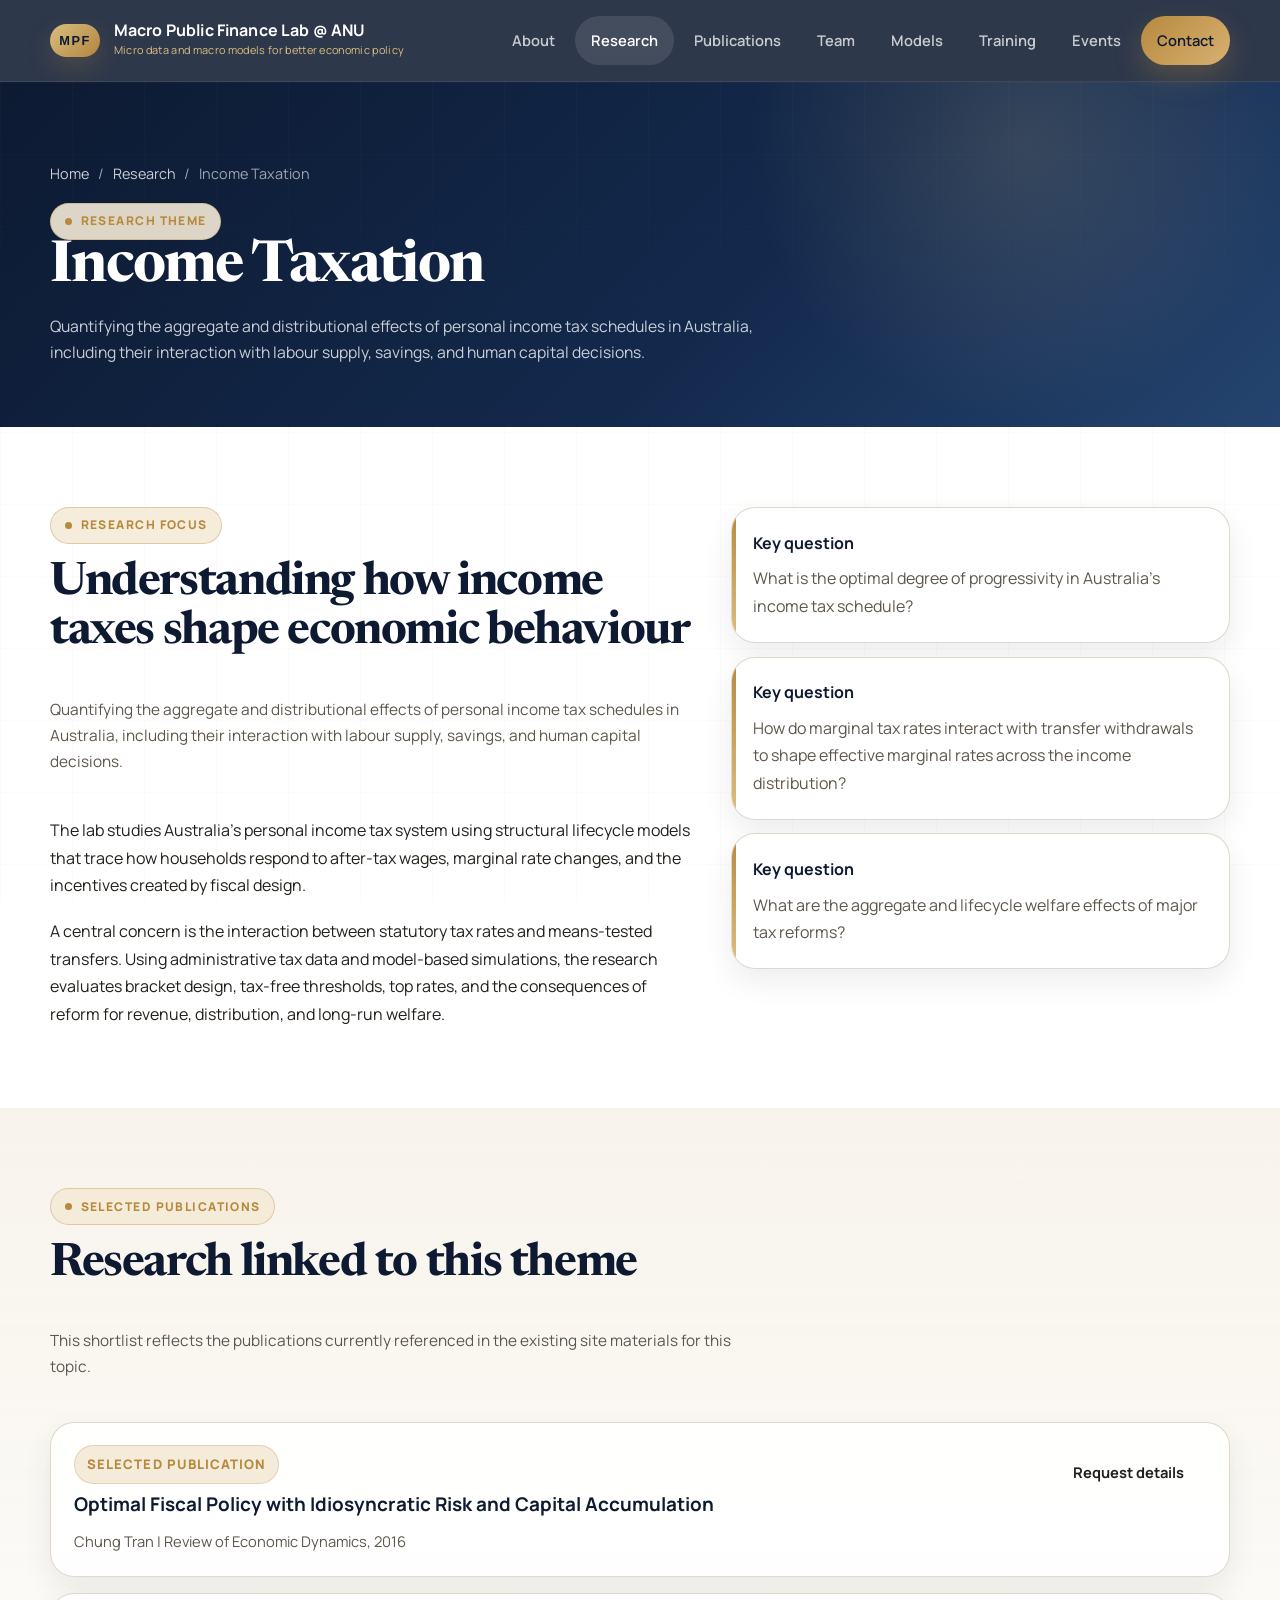
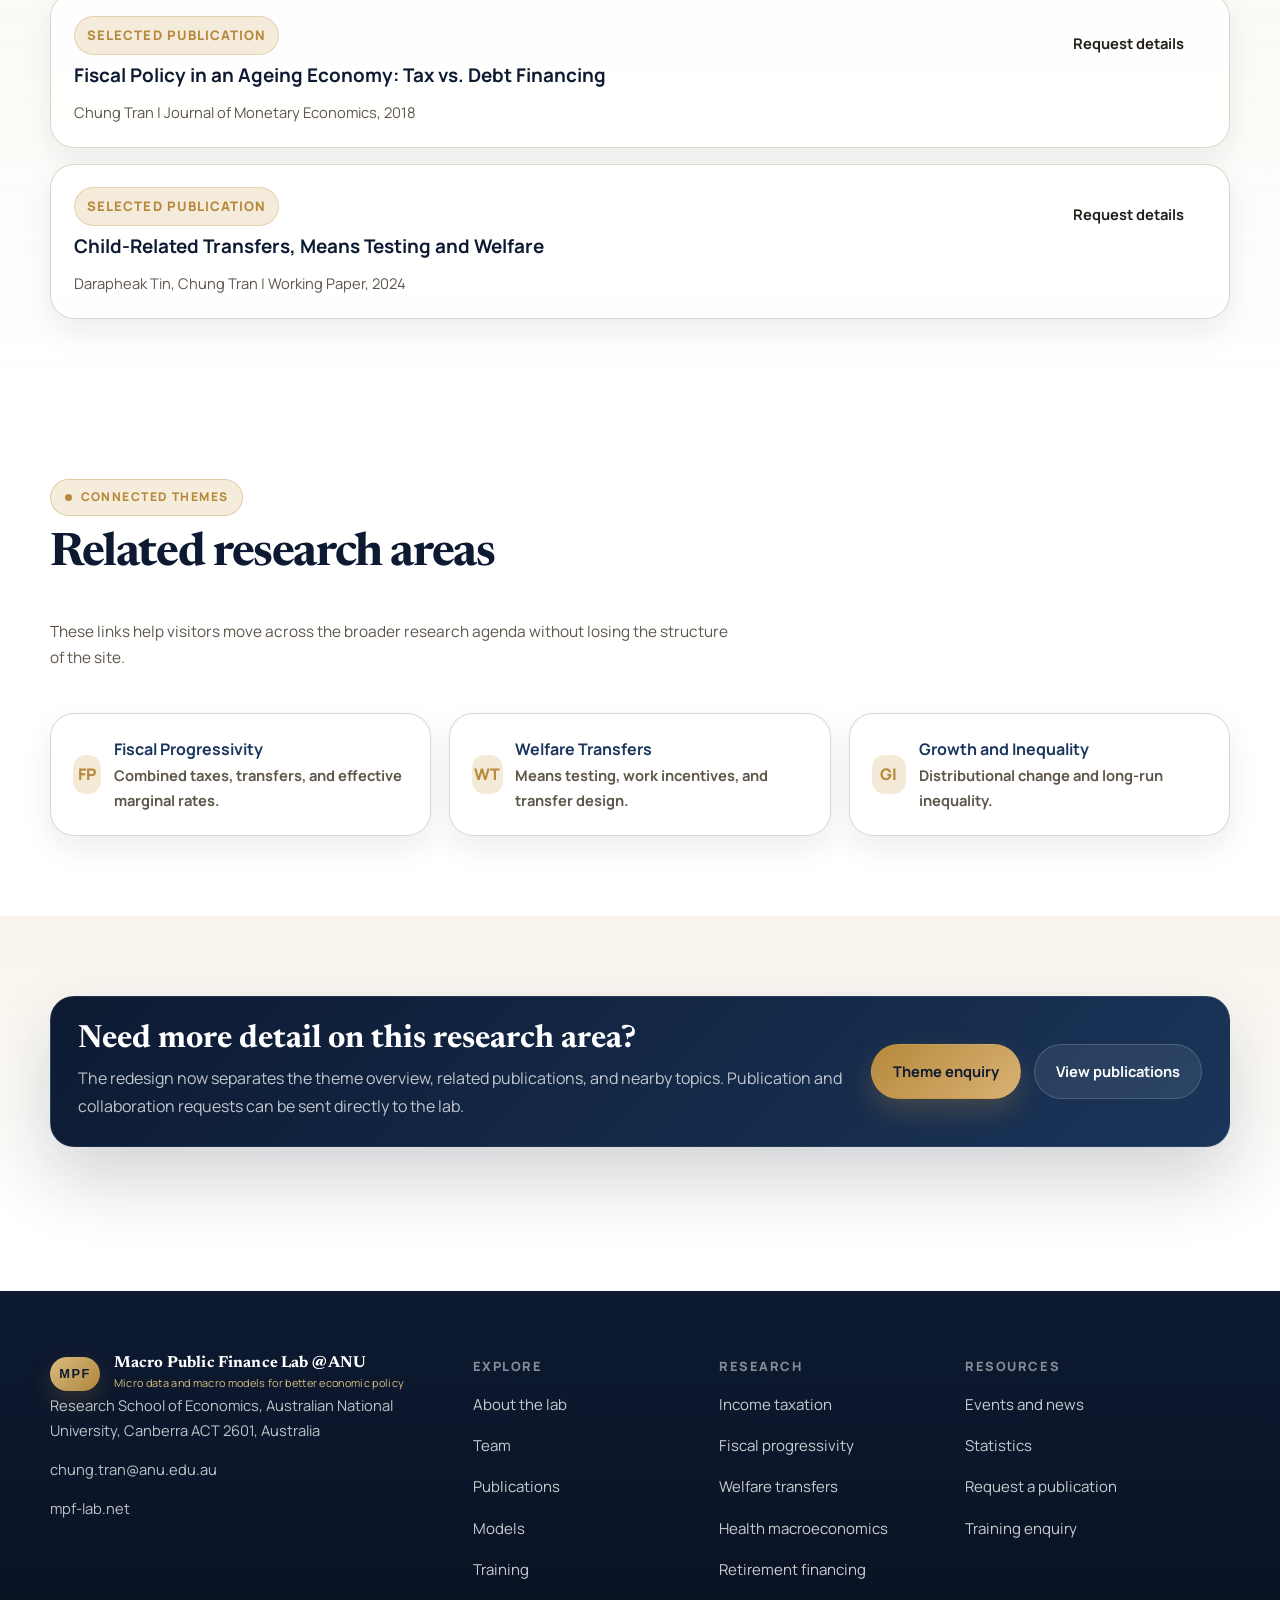
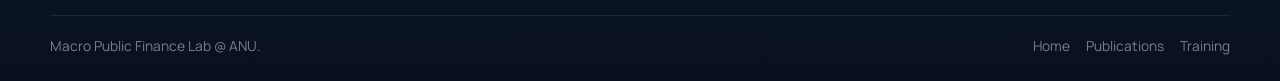
<file: income-taxation.html>
﻿<!DOCTYPE html>
<html lang='en'>
<head>
  <meta charset='UTF-8'>
  <meta name='viewport' content='width=device-width, initial-scale=1.0'>
  <meta name='description' content='Quantifying the aggregate and distributional effects of personal income tax schedules in Australia, including their interaction with labour supply, savings, and human capital decisions.'>
  <title>Income Taxation | Macro Public Finance Lab @ ANU</title>
  <link rel='stylesheet' href='./mpf-styles.css'>
</head>
<body>
  <nav>
    <div class='container'>
      <div class='nav-inner'>
        <a href='./index.html' class='nav-logo' aria-label='Macro Public Finance Lab @ ANU home'>
          <div class='nav-logo-mark'>MPF</div>
          <div class='nav-logo-text'>
            <strong>Macro Public Finance Lab @ ANU</strong>
            <span>Micro data and macro models for better economic policy</span>
          </div>
        </a>
        <input type='checkbox' id='mpf-nav-drawer' class='mpf-nav-cb'>
        <label for='mpf-nav-drawer' class='mpf-nav-burger' aria-label='Open menu'>
          <span></span><span></span><span></span>
        </label>
        <ul class='nav-links'>
          <li><a href='./about.html'>About</a></li>
          <li><a href='./research.html' class='active'>Research</a></li>
          <li><a href='./publications.html'>Publications</a></li>
          <li><a href='./team.html'>Team</a></li>
          <li><a href='./models.html'>Models</a></li>
          <li><a href='./training.html'>Training</a></li>
          <li><a href='./events.html'>Events</a></li>
          <li class='nav-cta'><a href='#contact'>Contact</a></li>
        </ul>
      </div>
    </div>
  </nav>

  <main>
    <section class='page-hero'>
      <div class='container'>
        <div class='page-hero-inner'>
          <div class='page-hero-breadcrumb'>
            <a href='./index.html'>Home</a>
            <span>/</span>
            <a href='./research.html'>Research</a>
            <span>/</span>
            <span>Income Taxation</span>
          </div>
          <div class='page-hero-label'>Research theme</div>
          <h1>Income Taxation</h1>
          <p class='page-hero-desc'>Quantifying the aggregate and distributional effects of personal income tax schedules in Australia, including their interaction with labour supply, savings, and human capital decisions.</p>
        </div>
      </div>
    </section>

    <section class='research-section'>
      <div class='container'>
        <div class='split-grid-wide'>
          <div>
            <div class='section-header'>
              <div class='badge'>Research focus</div>
              <h2 class='section-title'>Understanding how income taxes shape economic behaviour</h2>
              <p class='section-sub'>Quantifying the aggregate and distributional effects of personal income tax schedules in Australia, including their interaction with labour supply, savings, and human capital decisions.</p>
            </div>
            <div class='prose'>
              <p>The lab studies Australia's personal income tax system using structural lifecycle models that trace how households respond to after-tax wages, marginal rate changes, and the incentives created by fiscal design.</p>
              <p>A central concern is the interaction between statutory tax rates and means-tested transfers. Using administrative tax data and model-based simulations, the research evaluates bracket design, tax-free thresholds, top rates, and the consequences of reform for revenue, distribution, and long-run welfare.</p>
            </div>
          </div>
          <div class='highlight-stack'>
            <div class='highlight-card'><h4>Key question</h4><p>What is the optimal degree of progressivity in Australia's income tax schedule?</p></div>
            <div class='highlight-card'><h4>Key question</h4><p>How do marginal tax rates interact with transfer withdrawals to shape effective marginal rates across the income distribution?</p></div>
            <div class='highlight-card'><h4>Key question</h4><p>What are the aggregate and lifecycle welfare effects of major tax reforms?</p></div>
          </div>
        </div>
      </div>
    </section>

    <section class='research-section section-muted'>
      <div class='container'>
        <div class='section-header'>
          <div class='badge'>Selected publications</div>
          <h2 class='section-title'>Research linked to this theme</h2>
          <p class='section-sub'>This shortlist reflects the publications currently referenced in the existing site materials for this topic.</p>
        </div>
        <div class='pub-list'>
            <article class='pub-item'>
              <div>
                <div class='pub-kicker-row'><span class='status-chip'>Selected publication</span></div>
                <h3 class='pub-title'>Optimal Fiscal Policy with Idiosyncratic Risk and Capital Accumulation</h3>
                <div class='pub-meta'>Chung Tran | Review of Economic Dynamics, 2016</div>
              </div>
              <div class='pub-link-group'>
                <a class='link-chip' href='mailto:chung.tran@anu.edu.au?subject=MPF%20Lab%20income%20taxation%20enquiry'>Request details</a>
              </div>
            </article>
            <article class='pub-item'>
              <div>
                <div class='pub-kicker-row'><span class='status-chip'>Selected publication</span></div>
                <h3 class='pub-title'>Fiscal Policy in an Ageing Economy: Tax vs. Debt Financing</h3>
                <div class='pub-meta'>Chung Tran | Journal of Monetary Economics, 2018</div>
              </div>
              <div class='pub-link-group'>
                <a class='link-chip' href='mailto:chung.tran@anu.edu.au?subject=MPF%20Lab%20income%20taxation%20enquiry'>Request details</a>
              </div>
            </article>
            <article class='pub-item'>
              <div>
                <div class='pub-kicker-row'><span class='status-chip'>Selected publication</span></div>
                <h3 class='pub-title'>Child-Related Transfers, Means Testing and Welfare</h3>
                <div class='pub-meta'>Darapheak Tin, Chung Tran | Working Paper, 2024</div>
              </div>
              <div class='pub-link-group'>
                <a class='link-chip' href='mailto:chung.tran@anu.edu.au?subject=MPF%20Lab%20income%20taxation%20enquiry'>Request details</a>
              </div>
            </article>
        </div>
      </div>
    </section>

    <section class='research-section'>
      <div class='container'>
        <div class='section-header'>
          <div class='badge'>Connected themes</div>
          <h2 class='section-title'>Related research areas</h2>
          <p class='section-sub'>These links help visitors move across the broader research agenda without losing the structure of the site.</p>
        </div>
        <div class='related-themes-grid'>
          <a href='./fiscal-progressivity.html' class='related-theme-card'>
            <div class='related-theme-icon'>FP</div>
            <div>
              <strong>Fiscal Progressivity</strong>
              <p>Combined taxes, transfers, and effective marginal rates.</p>
            </div>
          </a>
          <a href='./welfare-transfers.html' class='related-theme-card'>
            <div class='related-theme-icon'>WT</div>
            <div>
              <strong>Welfare Transfers</strong>
              <p>Means testing, work incentives, and transfer design.</p>
            </div>
          </a>
          <a href='./growth-inequality.html' class='related-theme-card'>
            <div class='related-theme-icon'>GI</div>
            <div>
              <strong>Growth and Inequality</strong>
              <p>Distributional change and long-run inequality.</p>
            </div>
          </a>
        </div>
      </div>
    </section>

    <section class='research-section section-muted'>
      <div class='container'>
        <div class='cta-panel'>
          <div>
            <h3>Need more detail on this research area?</h3>
            <p>The redesign now separates the theme overview, related publications, and nearby topics. Publication and collaboration requests can be sent directly to the lab.</p>
          </div>
          <div class='cta-actions'>
            <a href='mailto:chung.tran@anu.edu.au?subject=MPF%20Lab%20income%20taxation%20enquiry' class='btn btn-primary'>Theme enquiry</a>
            <a href='./publications.html' class='btn btn-ghost'>View publications</a>
          </div>
        </div>
      </div>
    </section>
  </main>

  <footer id='contact'>
    <div class='container'>
      <div class='footer-grid'>
        <div>
          <div class='footer-logo'>
            <div class='footer-logo-mark'>MPF</div>
            <div class='footer-logo-text'>
              <strong>Macro Public Finance Lab @ ANU</strong>
              <span>Micro data and macro models for better economic policy</span>
            </div>
          </div>
          <div class='footer-contact'>
            <div class='footer-contact-item'>Research School of Economics, Australian National University, Canberra ACT 2601, Australia</div>
            <div class='footer-contact-item'><a href='mailto:chung.tran@anu.edu.au'>chung.tran@anu.edu.au</a></div>
            <div class='footer-contact-item'><a href='https://mpf-lab.net/'>mpf-lab.net</a></div>
          </div>
        </div>
        <div class='footer-col'>
          <h4>Explore</h4>
          <ul class='footer-links'>
            <li><a href='./about.html'>About the lab</a></li>
            <li><a href='./team.html'>Team</a></li>
            <li><a href='./publications.html'>Publications</a></li>
            <li><a href='./models.html'>Models</a></li>
            <li><a href='./training.html'>Training</a></li>
          </ul>
        </div>
        <div class='footer-col'>
          <h4>Research</h4>
          <ul class='footer-links'>
            <li><a href='./income-taxation.html'>Income taxation</a></li>
            <li><a href='./fiscal-progressivity.html'>Fiscal progressivity</a></li>
            <li><a href='./welfare-transfers.html'>Welfare transfers</a></li>
            <li><a href='./health-macroeconomics.html'>Health macroeconomics</a></li>
            <li><a href='./retirement-financing.html'>Retirement financing</a></li>
          </ul>
        </div>
        <div class='footer-col'>
          <h4>Resources</h4>
          <ul class='footer-links'>
            <li><a href='./events.html'>Events and news</a></li>
            <li><a href='./statistics.html'>Statistics</a></li>
            <li><a href='mailto:chung.tran@anu.edu.au?subject=MPF%20Lab%20publication%20request'>Request a publication</a></li>
            <li><a href='mailto:chung.tran@anu.edu.au?subject=MPF%20Lab%20training%20enquiry'>Training enquiry</a></li>
          </ul>
        </div>
      </div>
      <div class='footer-bottom'>
        <p>Macro Public Finance Lab @ ANU.</p>
        <div class='footer-bottom-links'>
          <a href='./index.html'>Home</a>
          <a href='./publications.html'>Publications</a>
          <a href='./training.html'>Training</a>
        </div>
      </div>
    </div>
  </footer>
</body>
</html>
</file>
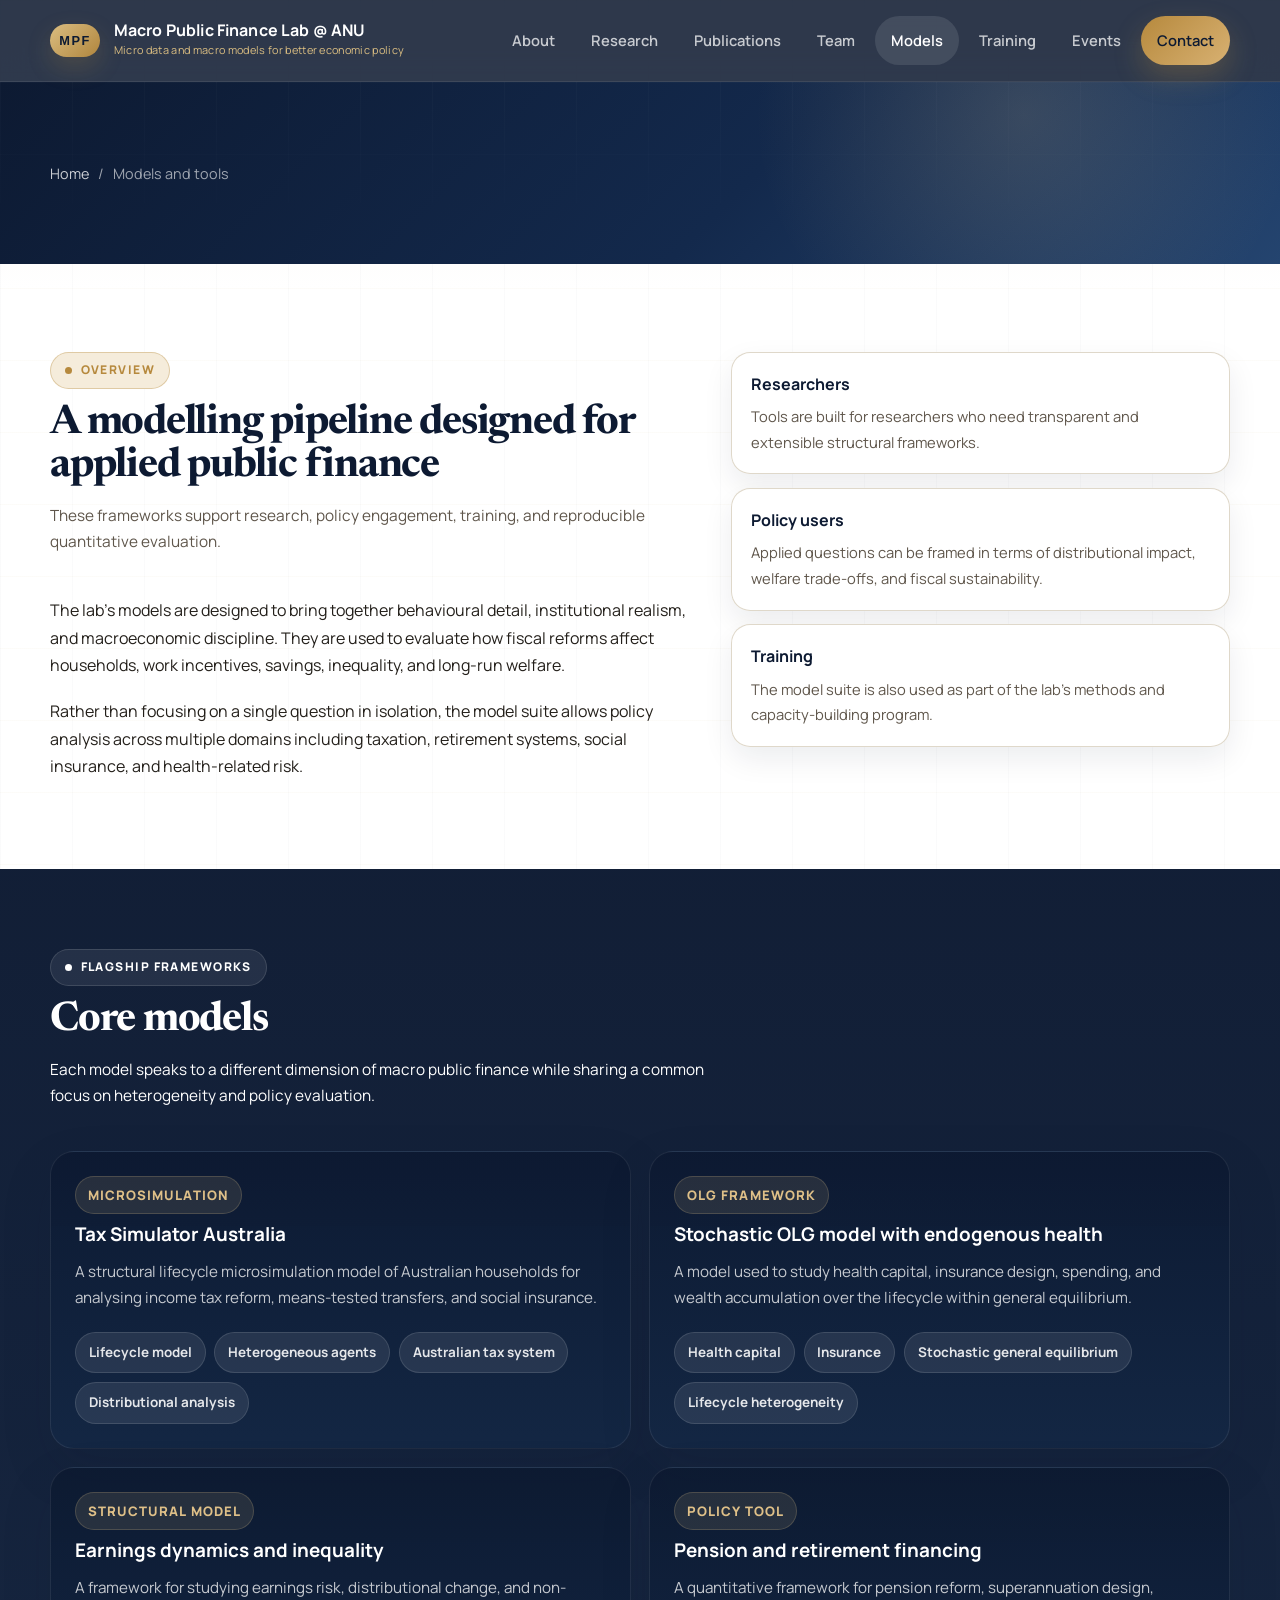
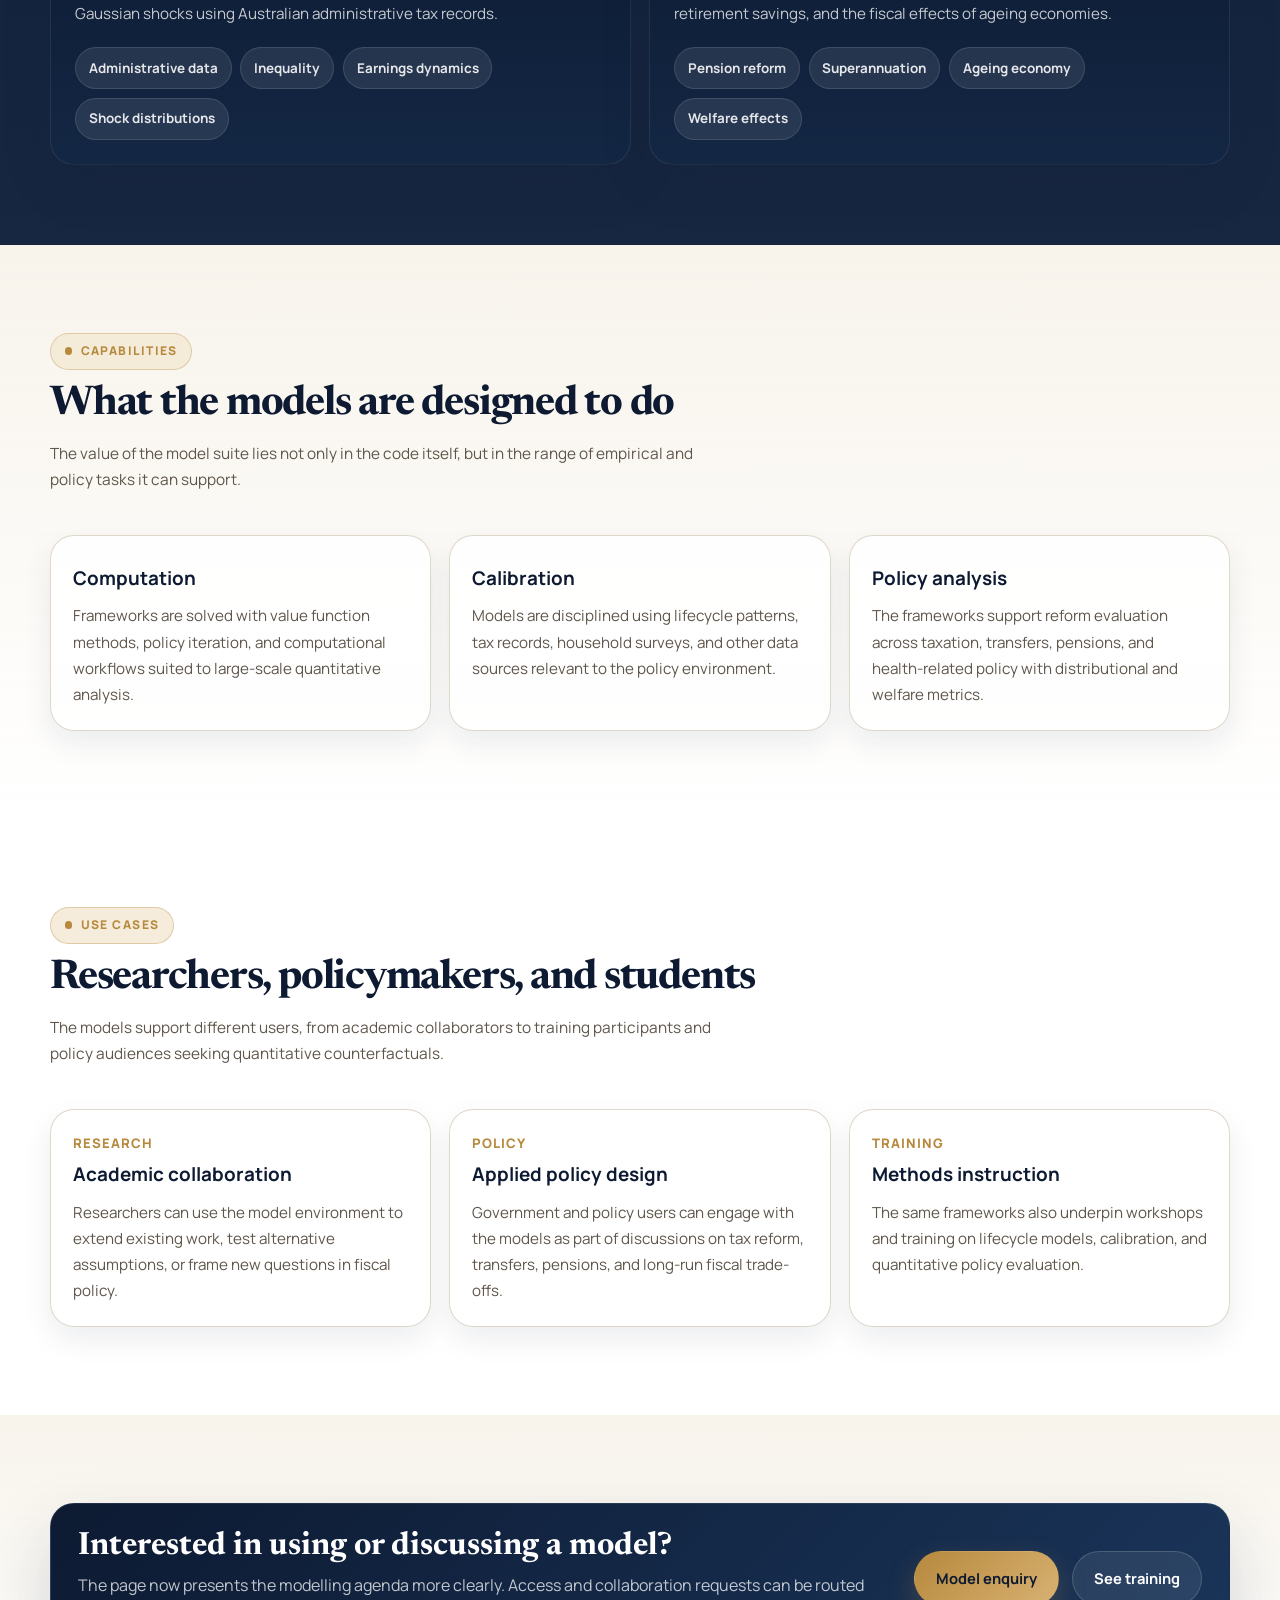
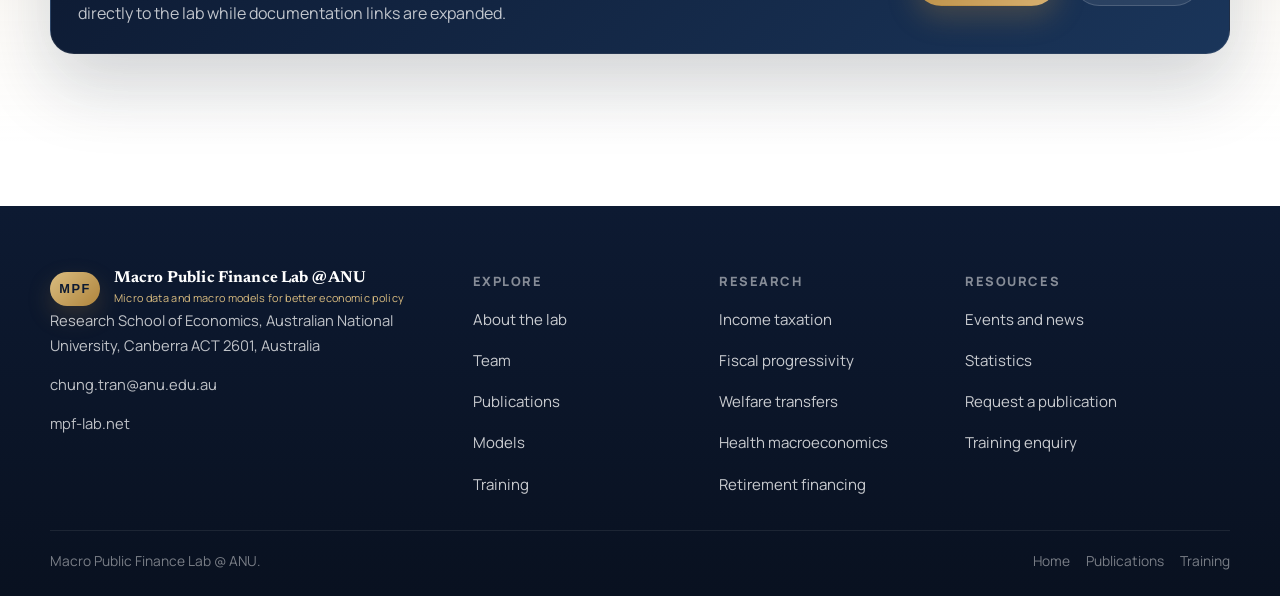
<file: models.html>
﻿<!DOCTYPE html>
<html lang='en'>
<head>
  <meta charset='UTF-8'>
  <meta name='viewport' content='width=device-width, initial-scale=1.0'>
  <meta name='description' content='Quantitative models and tools from the Macro Public Finance Lab @ ANU for policy evaluation, lifecycle analysis, and structural public finance research.'>
  <title>Models and Tools | Macro Public Finance Lab @ ANU</title>
  <link rel='stylesheet' href='./mpf-styles.css'>
</head>
<body>
  <nav>
    <div class='container'>
      <div class='nav-inner'>
        <a href='./index.html' class='nav-logo' aria-label='Macro Public Finance Lab @ ANU home'>
          <div class='nav-logo-mark'>MPF</div>
          <div class='nav-logo-text'>
            <strong>Macro Public Finance Lab @ ANU</strong>
            <span>Micro data and macro models for better economic policy</span>
          </div>
        </a>
        <input type='checkbox' id='mpf-nav-drawer' class='mpf-nav-cb'>
        <label for='mpf-nav-drawer' class='mpf-nav-burger' aria-label='Open menu'>
          <span></span><span></span><span></span>
        </label>
        <ul class='nav-links'>
          <li><a href='./about.html'>About</a></li>
          <li><a href='./research.html'>Research</a></li>
          <li><a href='./publications.html'>Publications</a></li>
          <li><a href='./team.html'>Team</a></li>
          <li><a href='./models.html' class='active' aria-current='page'>Models</a></li>
          <li><a href='./training.html'>Training</a></li>
          <li><a href='./events.html'>Events</a></li>
          <li class='nav-cta'><a href='#contact'>Contact</a></li>
        </ul>
      </div>
    </div>
  </nav>

  <main>
    <section class='page-hero'>
      <div class='container'>
        <div class='page-hero-inner'>
          <div class='page-hero-breadcrumb'>
            <a href='./index.html'>Home</a>
            <span>/</span>
            <span>Models and tools</span>
          </div>
        </div>
      </div>
    </section>

    <section class='section'>
      <div class='container'>
        <div class='split-grid-wide'>
          <div>
            <div class='section-header'>
              <div class='badge'>Overview</div>
              <h2 class='section-title'>A modelling pipeline designed for applied public finance</h2>
              <p class='section-sub'>These frameworks support research, policy engagement, training, and reproducible quantitative evaluation.</p>
            </div>
            <div class='prose'>
              <p>The lab's models are designed to bring together behavioural detail, institutional realism, and macroeconomic discipline. They are used to evaluate how fiscal reforms affect households, work incentives, savings, inequality, and long-run welfare.</p>
              <p>Rather than focusing on a single question in isolation, the model suite allows policy analysis across multiple domains including taxation, retirement systems, social insurance, and health-related risk.</p>
            </div>
          </div>
          <div class='stat-list'>
            <div class='stat-panel'>
              <strong>Researchers</strong>
              <p>Tools are built for researchers who need transparent and extensible structural frameworks.</p>
            </div>
            <div class='stat-panel'>
              <strong>Policy users</strong>
              <p>Applied questions can be framed in terms of distributional impact, welfare trade-offs, and fiscal sustainability.</p>
            </div>
            <div class='stat-panel'>
              <strong>Training</strong>
              <p>The model suite is also used as part of the lab's methods and capacity-building program.</p>
            </div>
          </div>
        </div>
      </div>
    </section>

    <section class='dark-section'>
      <div class='container'>
        <div class='section-header'>
          <div class='badge'>Flagship frameworks</div>
          <h2 class='section-title'>Core models</h2>
          <p class='section-sub'>Each model speaks to a different dimension of macro public finance while sharing a common focus on heterogeneity and policy evaluation.</p>
        </div>
        <div class='model-grid'>
          <article class='model-card'>
            <div class='model-type'>Microsimulation</div>
            <h3>Tax Simulator Australia</h3>
            <p>A structural lifecycle microsimulation model of Australian households for analysing income tax reform, means-tested transfers, and social insurance.</p>
            <div class='model-feature-list'>
              <span class='model-feature'>Lifecycle model</span>
              <span class='model-feature'>Heterogeneous agents</span>
              <span class='model-feature'>Australian tax system</span>
              <span class='model-feature'>Distributional analysis</span>
            </div>
          </article>
          <article class='model-card'>
            <div class='model-type'>OLG framework</div>
            <h3>Stochastic OLG model with endogenous health</h3>
            <p>A model used to study health capital, insurance design, spending, and wealth accumulation over the lifecycle within general equilibrium.</p>
            <div class='model-feature-list'>
              <span class='model-feature'>Health capital</span>
              <span class='model-feature'>Insurance</span>
              <span class='model-feature'>Stochastic general equilibrium</span>
              <span class='model-feature'>Lifecycle heterogeneity</span>
            </div>
          </article>
          <article class='model-card'>
            <div class='model-type'>Structural model</div>
            <h3>Earnings dynamics and inequality</h3>
            <p>A framework for studying earnings risk, distributional change, and non-Gaussian shocks using Australian administrative tax records.</p>
            <div class='model-feature-list'>
              <span class='model-feature'>Administrative data</span>
              <span class='model-feature'>Inequality</span>
              <span class='model-feature'>Earnings dynamics</span>
              <span class='model-feature'>Shock distributions</span>
            </div>
          </article>
          <article class='model-card'>
            <div class='model-type'>Policy tool</div>
            <h3>Pension and retirement financing</h3>
            <p>A quantitative framework for pension reform, superannuation design, retirement savings, and the fiscal effects of ageing economies.</p>
            <div class='model-feature-list'>
              <span class='model-feature'>Pension reform</span>
              <span class='model-feature'>Superannuation</span>
              <span class='model-feature'>Ageing economy</span>
              <span class='model-feature'>Welfare effects</span>
            </div>
          </article>
        </div>
      </div>
    </section>

    <section class='section section-muted'>
      <div class='container'>
        <div class='section-header'>
          <div class='badge'>Capabilities</div>
          <h2 class='section-title'>What the models are designed to do</h2>
          <p class='section-sub'>The value of the model suite lies not only in the code itself, but in the range of empirical and policy tasks it can support.</p>
        </div>
        <div class='tech-grid'>
          <article class='tech-card'>
            <h3 class='tech-card-title'>Computation</h3>
            <p class='tech-card-desc'>Frameworks are solved with value function methods, policy iteration, and computational workflows suited to large-scale quantitative analysis.</p>
          </article>
          <article class='tech-card'>
            <h3 class='tech-card-title'>Calibration</h3>
            <p class='tech-card-desc'>Models are disciplined using lifecycle patterns, tax records, household surveys, and other data sources relevant to the policy environment.</p>
          </article>
          <article class='tech-card'>
            <h3 class='tech-card-title'>Policy analysis</h3>
            <p class='tech-card-desc'>The frameworks support reform evaluation across taxation, transfers, pensions, and health-related policy with distributional and welfare metrics.</p>
          </article>
        </div>
      </div>
    </section>

    <section class='section'>
      <div class='container'>
        <div class='section-header'>
          <div class='badge'>Use cases</div>
          <h2 class='section-title'>Researchers, policymakers, and students</h2>
          <p class='section-sub'>The models support different users, from academic collaborators to training participants and policy audiences seeking quantitative counterfactuals.</p>
        </div>
        <div class='card-grid-3'>
          <article class='card'>
            <div class='pub-kicker'>Research</div>
            <h3>Academic collaboration</h3>
            <p>Researchers can use the model environment to extend existing work, test alternative assumptions, or frame new questions in fiscal policy.</p>
          </article>
          <article class='card'>
            <div class='pub-kicker'>Policy</div>
            <h3>Applied policy design</h3>
            <p>Government and policy users can engage with the models as part of discussions on tax reform, transfers, pensions, and long-run fiscal trade-offs.</p>
          </article>
          <article class='card'>
            <div class='pub-kicker'>Training</div>
            <h3>Methods instruction</h3>
            <p>The same frameworks also underpin workshops and training on lifecycle models, calibration, and quantitative policy evaluation.</p>
          </article>
        </div>
      </div>
    </section>

    <section class='section section-muted'>
      <div class='container'>
        <div class='cta-panel'>
          <div>
            <h3>Interested in using or discussing a model?</h3>
            <p>The page now presents the modelling agenda more clearly. Access and collaboration requests can be routed directly to the lab while documentation links are expanded.</p>
          </div>
          <div class='cta-actions'>
            <a href='mailto:chung.tran@anu.edu.au?subject=MPF%20Lab%20models%20enquiry' class='btn btn-primary'>Model enquiry</a>
            <a href='./training.html' class='btn btn-ghost'>See training</a>
          </div>
        </div>
      </div>
    </section>
  </main>

  <footer id='contact'>
    <div class='container'>
      <div class='footer-grid'>
        <div>
          <div class='footer-logo'>
            <div class='footer-logo-mark'>MPF</div>
            <div class='footer-logo-text'>
              <strong>Macro Public Finance Lab @ ANU</strong>
              <span>Micro data and macro models for better economic policy</span>
            </div>
          </div>
          <div class='footer-contact'>
            <div class='footer-contact-item'>Research School of Economics, Australian National University, Canberra ACT 2601, Australia</div>
            <div class='footer-contact-item'><a href='mailto:chung.tran@anu.edu.au'>chung.tran@anu.edu.au</a></div>
            <div class='footer-contact-item'><a href='https://mpf-lab.net/'>mpf-lab.net</a></div>
          </div>
        </div>
        <div class='footer-col'>
          <h4>Explore</h4>
          <ul class='footer-links'>
            <li><a href='./about.html'>About the lab</a></li>
            <li><a href='./team.html'>Team</a></li>
            <li><a href='./publications.html'>Publications</a></li>
            <li><a href='./models.html'>Models</a></li>
            <li><a href='./training.html'>Training</a></li>
          </ul>
        </div>
        <div class='footer-col'>
          <h4>Research</h4>
          <ul class='footer-links'>
            <li><a href='./income-taxation.html'>Income taxation</a></li>
            <li><a href='./fiscal-progressivity.html'>Fiscal progressivity</a></li>
            <li><a href='./welfare-transfers.html'>Welfare transfers</a></li>
            <li><a href='./health-macroeconomics.html'>Health macroeconomics</a></li>
            <li><a href='./retirement-financing.html'>Retirement financing</a></li>
          </ul>
        </div>
        <div class='footer-col'>
          <h4>Resources</h4>
          <ul class='footer-links'>
            <li><a href='./events.html'>Events and news</a></li>
            <li><a href='./statistics.html'>Statistics</a></li>
            <li><a href='mailto:chung.tran@anu.edu.au?subject=MPF%20Lab%20publication%20request'>Request a publication</a></li>
            <li><a href='mailto:chung.tran@anu.edu.au?subject=MPF%20Lab%20training%20enquiry'>Training enquiry</a></li>
          </ul>
        </div>
      </div>
      <div class='footer-bottom'>
        <p>Macro Public Finance Lab @ ANU.</p>
        <div class='footer-bottom-links'>
          <a href='./index.html'>Home</a>
          <a href='./publications.html'>Publications</a>
          <a href='./training.html'>Training</a>
        </div>
      </div>
    </div>
  </footer>
</body>
</html>
</file>
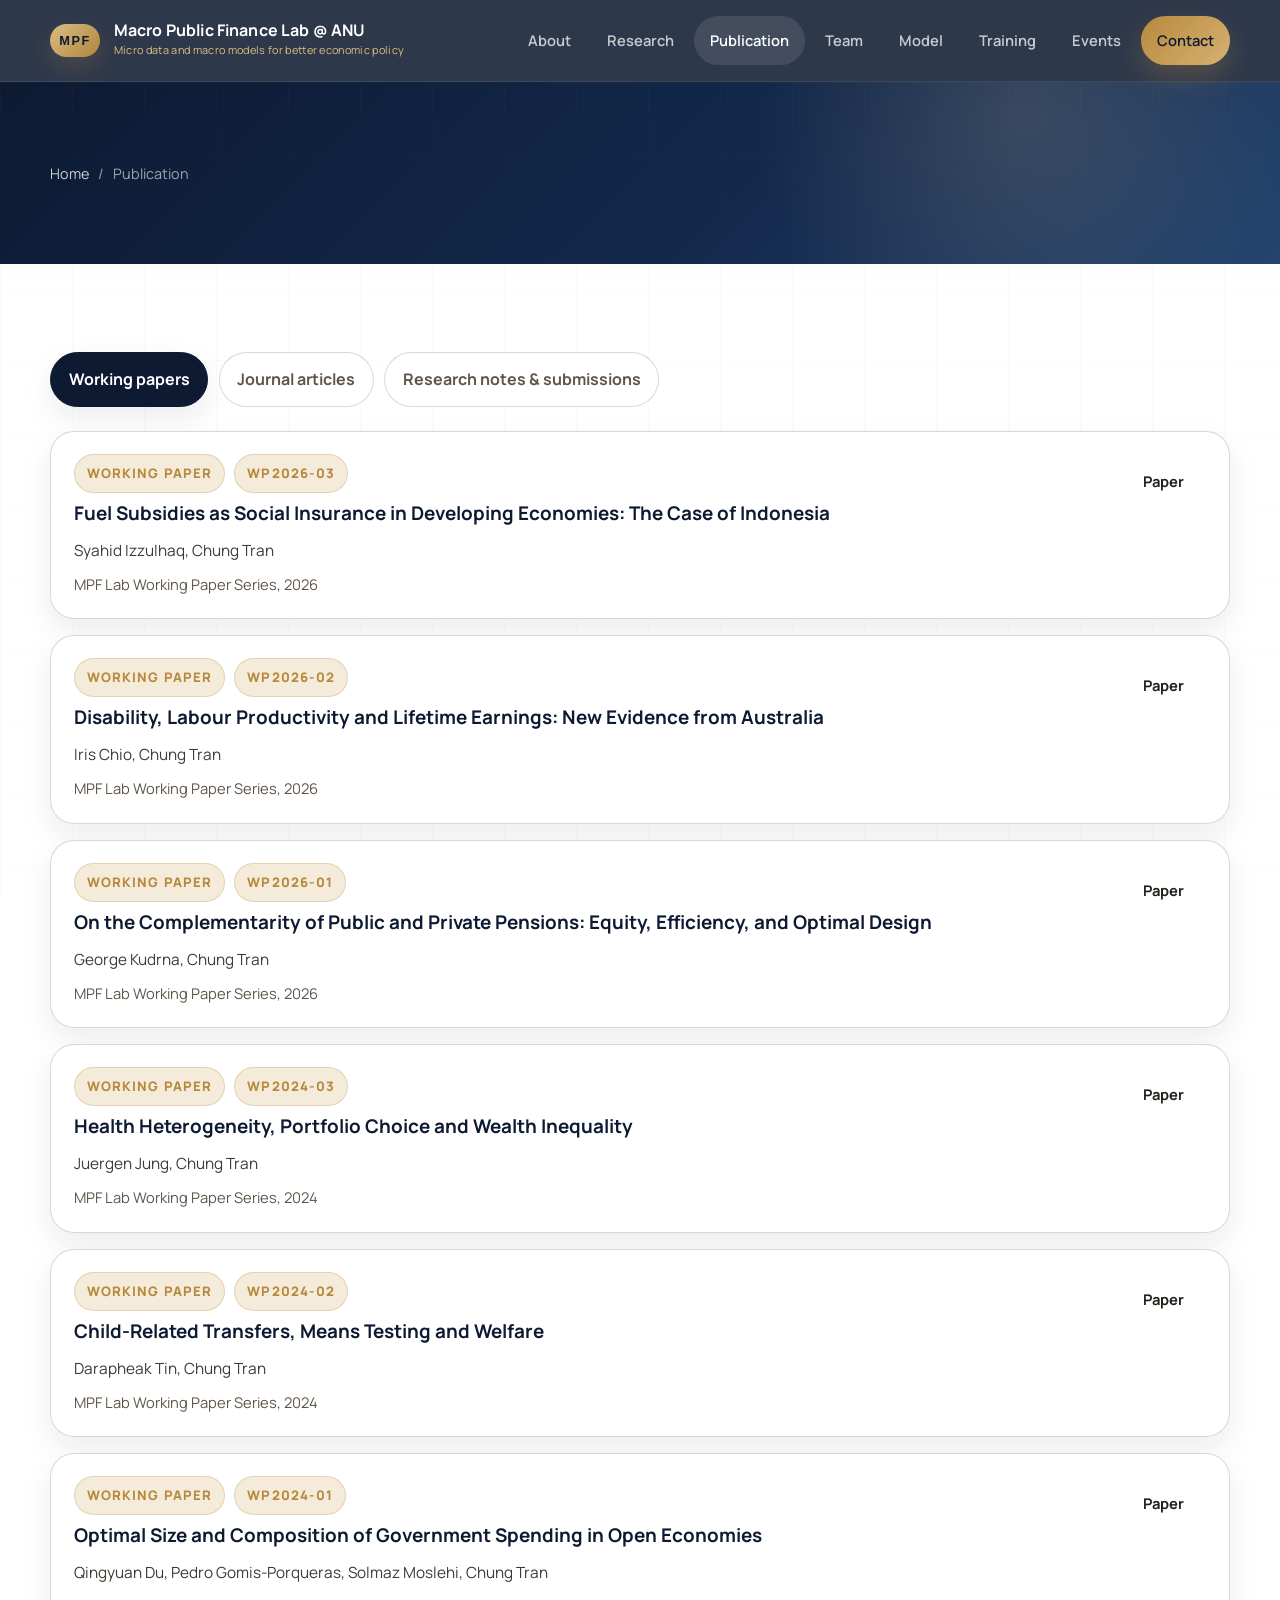
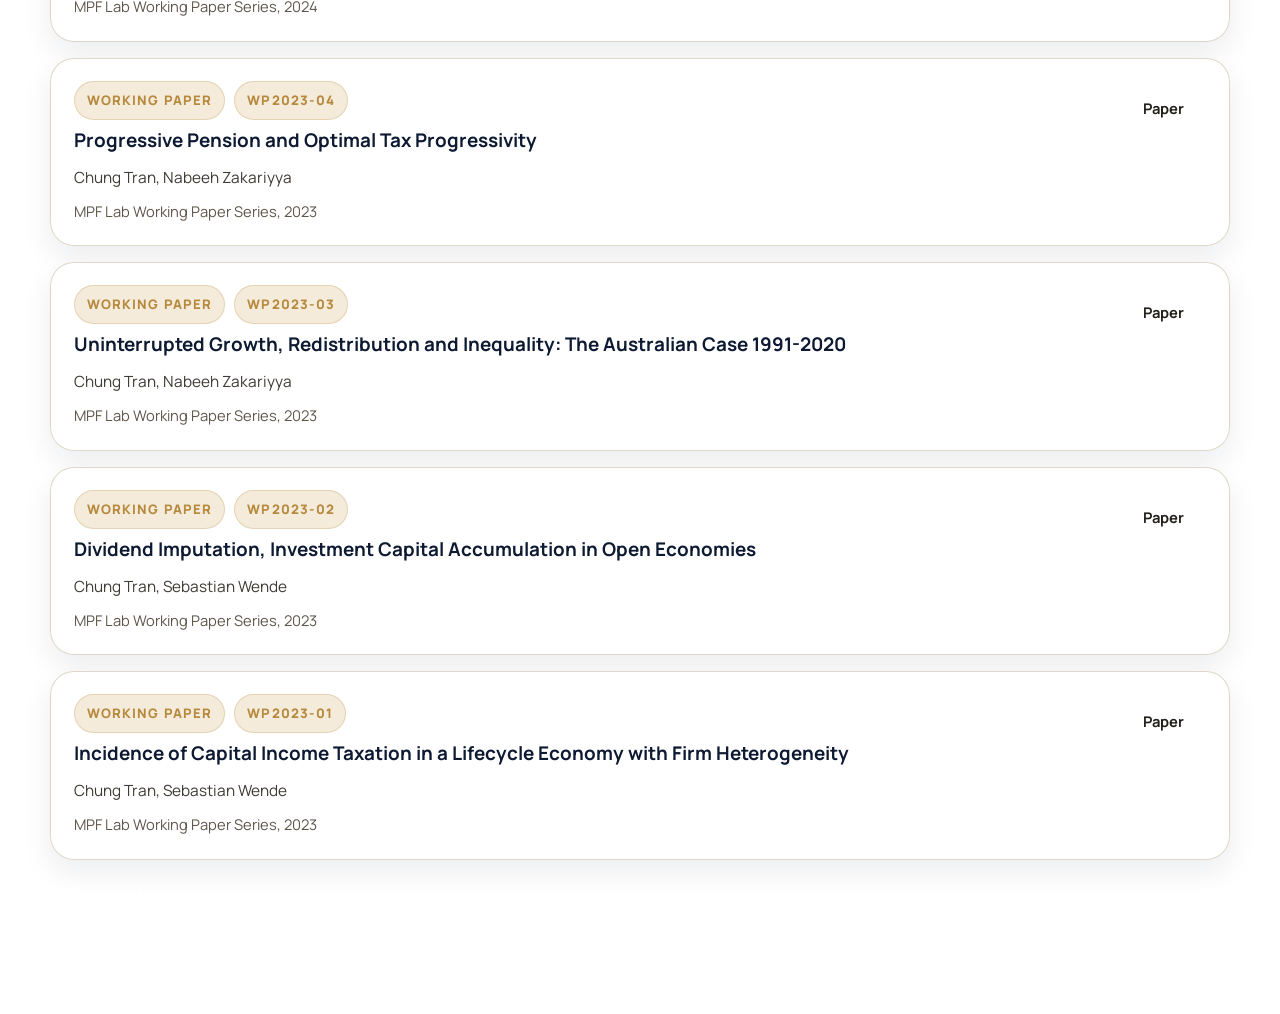
<file: publications.html>
<!DOCTYPE html>
<html lang='en'>
<head>
  <meta charset='UTF-8'>
  <meta name='viewport' content='width=device-width, initial-scale=1.0'>
  <meta name='description' content='Publications and working papers from the Macro Public Finance Lab @ ANU, including working papers, journal articles, and policy-facing research.'>
  <title>Publications | Macro Public Finance Lab @ ANU</title>
  <link rel='stylesheet' href='./mpf-styles.css'>
</head>
<body>
  <nav>
    <div class='container'>
      <div class='nav-inner'>
        <a href='./index.html' class='nav-logo' aria-label='Macro Public Finance Lab @ ANU home'>
          <div class='nav-logo-mark'>MPF</div>
          <div class='nav-logo-text'>
            <strong>Macro Public Finance Lab @ ANU</strong>
            <span>Micro data and macro models for better economic policy</span>
          </div>
        </a>
        <input type='checkbox' id='mpf-nav-drawer' class='mpf-nav-cb'>
        <label for='mpf-nav-drawer' class='mpf-nav-burger' aria-label='Open menu'>
          <span></span><span></span><span></span>
        </label>
        <ul class='nav-links'>
          <li><a href='./about.html'>About</a></li>
          <li><a href='./research.html'>Research</a></li>
          <li><a href='./publications.html' class='active' aria-current='page'>Publication</a></li>
          <li><a href='./team.html'>Team</a></li>
          <li><a href='./models.html'>Model</a></li>
          <li><a href='./training.html'>Training</a></li>
          <li><a href='./events.html'>Events</a></li>
          <li class='nav-cta'><a href='#contact'>Contact</a></li>
        </ul>
      </div>
    </div>
  </nav>

  <main>
    <section class='page-hero'>
      <div class='container'>
        <div class='page-hero-inner'>
          <div class='page-hero-breadcrumb'>
            <a href='./index.html'>Home</a>
            <span>/</span>
            <span>Publication</span>
          </div>
        </div>
      </div>
    </section>

    <section class='section'>
      <div class='container'>
        <div class='tabs-nav' role='tablist' aria-label='Publication categories'>
          <button class='tab-button active' type='button' role='tab' aria-selected='true' aria-controls='tab-wp' data-tab='tab-wp'>Working papers</button>
          <button class='tab-button' type='button' role='tab' aria-selected='false' aria-controls='tab-ja' data-tab='tab-ja'>Journal articles</button>
          <button class='tab-button' type='button' role='tab' aria-selected='false' aria-controls='tab-rn' data-tab='tab-rn'>Research notes &amp; submissions</button>
        </div>

        <div class='tab-panel active' id='tab-wp' role='tabpanel'>
          <div class='pub-list'>
            <article class='pub-item'>
              <div>
                <div class='pub-kicker-row'>
                  <span class='status-chip'>Working paper</span>
                  <span class='status-chip'>WP2026-03</span>
                </div>
                <h3 class='pub-title'>Fuel Subsidies as Social Insurance in Developing Economies: The Case of Indonesia</h3>
                <div class='pub-authors'>Syahid Izzulhaq, Chung Tran</div>
                <div class='pub-meta'>MPF Lab Working Paper Series, 2026</div>
              </div>
              <div class='pub-link-group'>
                <a class='link-chip' href='https://www.dropbox.com/scl/fi/b4jbb9ktlxao72ixi1wc4/IzzulhaqTran_FuelSubsidy_WP.pdf?rlkey=nbenuewgblm3dc2fby0obv9u3&amp;dl=0'>Paper</a>
              </div>
            </article>
            <article class='pub-item'>
              <div>
                <div class='pub-kicker-row'>
                  <span class='status-chip'>Working paper</span>
                  <span class='status-chip'>WP2026-02</span>
                </div>
                <h3 class='pub-title'>Disability, Labour Productivity and Lifetime Earnings: New Evidence from Australia</h3>
                <div class='pub-authors'>Iris Chio, Chung Tran</div>
                <div class='pub-meta'>MPF Lab Working Paper Series, 2026</div>
              </div>
              <div class='pub-link-group'>
                <a class='link-chip' href='https://www.dropbox.com/scl/fi/wmz3nyzrn15ie2rdulire/ChioTran_DisabilityProductivityEarnings_WP.pdf?rlkey=xkldnlml1h19pqlcxsb90rvs1&e=1&dl=0'>Paper</a>
              </div>
            </article>
            <article class='pub-item'>
              <div>
                <div class='pub-kicker-row'>
                  <span class='status-chip'>Working paper</span>
                  <span class='status-chip'>WP2026-01</span>
                </div>
                <h3 class='pub-title'>On the Complementarity of Public and Private Pensions: Equity, Efficiency, and Optimal Design</h3>
                <div class='pub-authors'>George Kudrna, Chung Tran</div>
                <div class='pub-meta'>MPF Lab Working Paper Series, 2026</div>
              </div>
              <div class='pub-link-group'>
                <a class='link-chip' href='https://drive.google.com/file/d/1jI9VeRcDERBMaXowB4EZSlyMfL4AldmE/view?usp=sharing'>Paper</a>
              </div>
            </article>
            <article class='pub-item'>
              <div>
                <div class='pub-kicker-row'>
                  <span class='status-chip'>Working paper</span>
                  <span class='status-chip'>WP2024-03</span>
                </div>
                <h3 class='pub-title'>Health Heterogeneity, Portfolio Choice and Wealth Inequality</h3>
                <div class='pub-authors'>Juergen Jung, Chung Tran</div>
                <div class='pub-meta'>MPF Lab Working Paper Series, 2024</div>
              </div>
              <div class='pub-link-group'>
                <a class='link-chip' href='https://www.dropbox.com/scl/fi/jpcs0yhhfhu8abcmezl93/WP2024-02.pdf?rlkey=m9ba6wafeb4v7zi0np00krth3&dl=0'>Paper</a>
              </div>
            </article>
            <article class='pub-item'>
              <div>
                <div class='pub-kicker-row'>
                  <span class='status-chip'>Working paper</span>
                  <span class='status-chip'>WP2024-02</span>
                </div>
                <h3 class='pub-title'>Child-Related Transfers, Means Testing and Welfare</h3>
                <div class='pub-authors'>Darapheak Tin, Chung Tran</div>
                <div class='pub-meta'>MPF Lab Working Paper Series, 2024</div>
              </div>
              <div class='pub-link-group'>
                <a class='link-chip' href='https://www.dropbox.com/scl/fi/jx457zteyibq314jr6jzb/WP2024-01.pdf?rlkey=5th7a389y8o845dpdf98mm9nh&dl=0'>Paper</a>
              </div>
            </article>
            <article class='pub-item'>
              <div>
                <div class='pub-kicker-row'>
                  <span class='status-chip'>Working paper</span>
                  <span class='status-chip'>WP2024-01</span>
                </div>
                <h3 class='pub-title'>Optimal Size and Composition of Government Spending in Open Economies</h3>
                <div class='pub-authors'>Qingyuan Du, Pedro Gomis-Porqueras, Solmaz Moslehi, Chung Tran</div>
                <div class='pub-meta'>MPF Lab Working Paper Series, 2024</div>
              </div>
              <div class='pub-link-group'>
                <a class='link-chip' href='https://www.dropbox.com/scl/fi/0zn0ikjy66efun3du441a/WP2024-01.pdf?rlkey=u27daws6ghpo9dzi19a438bap&dl=0'>Paper</a>
              </div>
            </article>
            <article class='pub-item'>
              <div>
                <div class='pub-kicker-row'>
                  <span class='status-chip'>Working paper</span>
                  <span class='status-chip'>WP2023-04</span>
                </div>
                <h3 class='pub-title'>Progressive Pension and Optimal Tax Progressivity</h3>
                <div class='pub-authors'>Chung Tran, Nabeeh Zakariyya</div>
                <div class='pub-meta'>MPF Lab Working Paper Series, 2023</div>
              </div>
              <div class='pub-link-group'>
                <a class='link-chip' href='https://www.dropbox.com/scl/fi/subhyfkrvpm023f91ftfj/WP2023-02.pdf?rlkey=gat1qfnrpqrb0ye3obr68eaz6&dl=0'>Paper</a>
              </div>
            </article>
            <article class='pub-item'>
              <div>
                <div class='pub-kicker-row'>
                  <span class='status-chip'>Working paper</span>
                  <span class='status-chip'>WP2023-03</span>
                </div>
                <h3 class='pub-title'>Uninterrupted Growth, Redistribution and Inequality: The Australian Case 1991-2020</h3>
                <div class='pub-authors'>Chung Tran, Nabeeh Zakariyya</div>
                <div class='pub-meta'>MPF Lab Working Paper Series, 2023</div>
              </div>
              <div class='pub-link-group'>
                <a class='link-chip' href='https://www.dropbox.com/scl/fi/g3938igbc5fpw8klb7eh7/WP2023-01.pdf?rlkey=j31w6t09dra2d64225m0gejer&dl=0'>Paper</a>
              </div>
            </article>
            <article class='pub-item'>
              <div>
                <div class='pub-kicker-row'>
                  <span class='status-chip'>Working paper</span>
                  <span class='status-chip'>WP2023-02</span>
                </div>
                <h3 class='pub-title'>Dividend Imputation, Investment Capital Accumulation in Open Economies</h3>
                <div class='pub-authors'>Chung Tran, Sebastian Wende</div>
                <div class='pub-meta'>MPF Lab Working Paper Series, 2023</div>
              </div>
              <div class='pub-link-group'>
                <a class='link-chip' href='https://www.dropbox.com/s/32ymok9wn11qw6m/TranWende_WP_DividendImputation.pdf?dl=0'>Paper</a>
              </div>
            </article>
            <article class='pub-item'>
              <div>
                <div class='pub-kicker-row'>
                  <span class='status-chip'>Working paper</span>
                  <span class='status-chip'>WP2023-01</span>
                </div>
                <h3 class='pub-title'>Incidence of Capital Income Taxation in a Lifecycle Economy with Firm Heterogeneity</h3>
                <div class='pub-authors'>Chung Tran, Sebastian Wende</div>
                <div class='pub-meta'>MPF Lab Working Paper Series, 2023</div>
              </div>
              <div class='pub-link-group'>
                <a class='link-chip' href='https://www.dropbox.com/s/eicxefid2s7xyqq/TranWende_WP_CapitalTaxes.pdf?dl=0'>Paper</a>
              </div>
            </article>
          </div>
        </div>

        <div class='tab-panel' id='tab-ja' role='tabpanel'>
          <div class='pub-group'>
            <h3 class='pub-group-title'>Income dynamics, redistribution and inequality</h3>
            <div class='pub-list'>
              <article class='pub-item'>
                <div>
                  <div class='pub-kicker-row'>
                    <span class='status-chip'>Journal article</span>
                    <span class='status-chip'>2026</span>
                  </div>
                  <h3 class='pub-title'>Uninterrupted Growth, Redistribution and Inequality: The Australian Case 1991-2020</h3>
                  <div class='pub-authors'>(with Nabeeh Zakariyya)</div>
                  <div class='pub-meta'>Journal of Macroeconomics, Volume 89, September 2026</div>
                </div>
                <div class='pub-link-group'>
                  <a class='link-chip' href='https://www.sciencedirect.com/science/article/pii/S0164070426000546?via%3Dihub'>Paper</a>
                </div>
              </article>
              <article class='pub-item'>
                <div>
                  <div class='pub-kicker-row'>
                    <span class='status-chip'>Journal article</span>
                    <span class='status-chip'>2026</span>
                  </div>
                  <h3 class='pub-title'>The Evolution of Earnings Distribution in a Sustain Growth Economy: Evidence from Australia</h3>
                  <div class='pub-authors'>Darapheak Tin, Chung Tran, Nabeeh Zakariyya</div>
                  <div class='pub-meta'>Economic Record</div>
                </div>
                <div class='pub-link-group'>
                  <a class='link-chip' href='https://www.dropbox.com/scl/fi/uf8dzw77oyh1mt9rbxdpk/WP2025-01.pdf?rlkey=nuqa8pzonf08qxqv27716idno&dl=0'>Paper</a>
                </div>
              </article>
<article class='pub-item'>
                <div>
                  <div class='pub-kicker-row'>
                    <span class='status-chip'>Journal article</span>
                    <span class='status-chip'>2023</span>
                  </div>
                  <h3 class='pub-title'>Lifecycle Earnings Risk and Insurance: New Evidence from Australia</h3>
                  <div class='pub-authors'>Darapheak Tin, Chung Tran</div>
                  <div class='pub-meta'>Economic Record</div>
                </div>
                <div class='pub-link-group'>
                  <a class='link-chip' href='https://www.dropbox.com/s/vak2poweu7k8ilu/TinTran_EarningsRisk_WP.pdf?dl=0'>Paper</a>
                </div>
              </article>
              <article class='pub-item'>
                <div>
                  <div class='pub-kicker-row'>
                    <span class='status-chip'>Journal article</span>
                    <span class='status-chip'>2021</span>
                  </div>
                  <h3 class='pub-title'>Tax Progressivity in Australia: Facts, Measurements and Estimates</h3>
                  <div class='pub-authors'>Chung Tran, Nabeeh Zakariyya</div>
                  <div class='pub-meta'>Economic Record</div>
                </div>
                <div class='pub-link-group'>
                  <a class='link-chip' href='https://www.dropbox.com/s/9uaqkrlruki7y6c/AUSTax_WP.pdf?dl=0'>Paper</a>
                </div>
              </article>
            </div>
          </div>

          <div class='pub-group'>
            <h3 class='pub-group-title'>Health and macroeconomy</h3>
            <div class='pub-list'>
<article class='pub-item'>
                <div>
                  <div class='pub-kicker-row'>
                    <span class='status-chip'>Journal article</span>
                    <span class='status-chip'>2023</span>
                  </div>
                  <h3 class='pub-title'>Health Risk, Insurance and Optimal Progressive Income Taxation</h3>
                  <div class='pub-authors'>Juergen Jung, Chung Tran</div>
                  <div class='pub-meta'>Journal of the European Economic Association</div>
                </div>
                <div class='pub-link-group'>
                  <a class='link-chip' href='https://www.dropbox.com/s/eofte3w76hjl7jj/HealthTax-WP.pdf?dl=0'>Paper</a>
                </div>
              </article>
              <article class='pub-item'>
                <div>
                  <div class='pub-kicker-row'>
                    <span class='status-chip'>Journal article</span>
                    <span class='status-chip'>2022</span>
                  </div>
                  <h3 class='pub-title'>Social Health Insurance: A Quantitative Exploration</h3>
                  <div class='pub-authors'>Juergen Jung, Chung Tran</div>
                  <div class='pub-meta'>Journal of Economic Dynamics and Control</div>
                </div>
                <div class='pub-link-group'>
                  <a class='link-chip' href='https://www.dropbox.com/s/2i2rfz7u57qpg2c/JungTran_SHI_WP.pdf?dl=0'>Paper</a>
                </div>
              </article>
              <article class='pub-item'>
                <div>
                  <div class='pub-kicker-row'>
                    <span class='status-chip'>Journal article</span>
                    <span class='status-chip'>2016</span>
                  </div>
                  <h3 class='pub-title'>Market Inefficiency, Insurance Mandate and Welfare: U.S Health Care Reform 2010</h3>
                  <div class='pub-authors'>Juergen Jung, Chung Tran</div>
                  <div class='pub-meta'>Review of Economic Dynamics</div>
                </div>
                <div class='pub-link-group'>
                  <a class='link-chip' href='https://www.dropbox.com/s/evkh7hy5kev3gaf/HealthObamaWP.pdf?dl=0'>Paper</a>
                </div>
              </article>
              <article class='pub-item'>
                <div>
                  <div class='pub-kicker-row'>
                    <span class='status-chip'>Journal article</span>
                    <span class='status-chip'>2014</span>
                  </div>
                  <h3 class='pub-title'>Medical Consumption over the Life Cycle: Facts from a U.S. Medical Expenditure Panel Survey</h3>
                  <div class='pub-authors'>Juergen Jung, Chung Tran</div>
                  <div class='pub-meta'>Empirical Economics</div>
                </div>
                <div class='pub-link-group'>
                  <a class='link-chip' href='https://www.dropbox.com/s/woe118gj7d89yi3/healthprofilesWP.pdf?dl=0'>Paper</a>
                </div>
              </article>
            </div>
          </div>

          <div class='pub-group'>
            <h3 class='pub-group-title'>Taxation and fiscal policies</h3>
            <div class='pub-list'>
<article class='pub-item'>
                <div>
                  <div class='pub-kicker-row'>
                    <span class='status-chip'>Journal article</span>
                    <span class='status-chip'>2021</span>
                  </div>
                  <h3 class='pub-title'>On the Marginal Excess Burden of Taxation in an Overlapping Generations Economy</h3>
                  <div class='pub-authors'>Chung Tran, Sebastian Wende</div>
                  <div class='pub-meta'>Journal of Macroeconomics</div>
                </div>
                <div class='pub-link-group'>
                  <a class='link-chip' href='https://www.dropbox.com/s/zrbvuqgo0n8q77i/TranWende_WP_ExcessBurden.pdf?dl=0'>Paper</a>
                </div>
              </article>
              <article class='pub-item'>
                <div>
                  <div class='pub-kicker-row'>
                    <span class='status-chip'>Journal article</span>
                    <span class='status-chip'>2018</span>
                  </div>
                  <h3 class='pub-title'>Temptation and Taxation with Elastic Labor</h3>
                  <div class='pub-authors'>Chung Tran</div>
                  <div class='pub-meta'>Economic Modelling</div>
                </div>
                <div class='pub-link-group'>
                  <a class='link-chip' href='https://www.dropbox.com/s/fr0kjc09y3d9cp7/Tran_WP2014_TemptationTaxation.pdf?dl=0'>Paper</a>
                </div>
              </article>
              <article class='pub-item'>
                <div>
                  <div class='pub-kicker-row'>
                    <span class='status-chip'>Journal article</span>
                    <span class='status-chip'>2016</span>
                  </div>
                  <h3 class='pub-title'>Fiscal Policy as a Temptation Control Device</h3>
                  <div class='pub-authors'>Chung Tran</div>
                  <div class='pub-meta'>Economic Modelling</div>
                </div>
                <div class='pub-link-group'>
                  <a class='link-chip' href='https://www.dropbox.com/s/68dk3hcplqjeg3x/Tran_SCFP_WP.pdf?dl=0'>Paper</a>
                </div>
              </article>
              <article class='pub-item'>
                <div>
                  <div class='pub-kicker-row'>
                    <span class='status-chip'>Journal article</span>
                    <span class='status-chip'>2014</span>
                  </div>
                  <h3 class='pub-title'>Trade-Offs in Means-Tested Pension Design</h3>
                  <div class='pub-authors'>Chung Tran, Alan Woodland</div>
                  <div class='pub-meta'>Journal of Economic Dynamics and Control</div>
                </div>
                <div class='pub-link-group'>
                  <a class='link-chip' href='https://www.dropbox.com/s/tpx3nyga3quylzt/AAPWP.pdf?dl=0'>Paper</a>
                </div>
              </article>
              <article class='pub-item'>
                <div>
                  <div class='pub-kicker-row'>
                    <span class='status-chip'>Journal article</span>
                    <span class='status-chip'>2012</span>
                  </div>
                  <h3 class='pub-title'>Temptation and Social Security in a Dynastic Framework</h3>
                  <div class='pub-authors'>Cagri Kumru, Chung Tran</div>
                  <div class='pub-meta'>European Economic Review</div>
                </div>
                <div class='pub-link-group'>
                  <a class='link-chip' href='https://www.dropbox.com/s/uv9cvsz30xuzixk/KumruTran_TemptationSS_WP.pdf?dl=0'>Paper</a>
                </div>
              </article>
            </div>
          </div>

          <div class='pub-group'>
            <h3 class='pub-group-title'>Debt, fiscal limits and budget repairing measures</h3>
            <div class='pub-list'>
<article class='pub-item'>
                <div>
                  <div class='pub-kicker-row'>
                    <span class='status-chip'>Journal article</span>
                    <span class='status-chip'>2018</span>
                  </div>
                  <h3 class='pub-title'>Comparing Budget Repair Measures in a Small Open Economy with Growing Debt</h3>
                  <div class='pub-authors'>George Kudrna, Chung Tran</div>
                  <div class='pub-meta'>Journal of Macroeconomics</div>
                </div>
                <div class='pub-link-group'>
                  <a class='link-chip' href='https://www.dropbox.com/s/ahe77xfgvv91f3c/BudgetRepair.pdf?dl=0'>Paper</a>
                </div>
              </article>
              <article class='pub-item'>
                <div>
                  <div class='pub-kicker-row'>
                    <span class='status-chip'>Journal article</span>
                    <span class='status-chip'>2018</span>
                  </div>
                  <h3 class='pub-title'>Fiscal Austerity Measures: Spending Cuts vs. Tax Increases</h3>
                  <div class='pub-authors'>Gerhard Glomm, Juergen Jung, Chung Tran</div>
                  <div class='pub-meta'>Macroeconomic Dynamics</div>
                </div>
                <div class='pub-link-group'>
                  <a class='link-chip' href='https://www.dropbox.com/s/jye0ez8tp3vho4h/FiscalAusterityWP.pdf?dl=0'>Paper</a>
                </div>
              </article>
            </div>
          </div>

          <div class='pub-group'>
            <h3 class='pub-group-title'>Fiscal policies in developing countries</h3>
            <div class='pub-list'>
<article class='pub-item'>
                <div>
                  <div class='pub-kicker-row'>
                    <span class='status-chip'>Journal article</span>
                    <span class='status-chip'>2012</span>
                  </div>
                  <h3 class='pub-title'>The Extension of Social Security Coverage in Developing Countries</h3>
                  <div class='pub-authors'>Juergen Jung, Chung Tran</div>
                  <div class='pub-meta'>Journal of Development Economics</div>
                </div>
                <div class='pub-link-group'>
                  <a class='link-chip' href='https://www.dropbox.com/s/gyz2gifzkagrr82/JungTran_DevelopingSSC_WP.pdf?dl=0'>Paper</a>
                </div>
              </article>
              <article class='pub-item'>
                <div>
                  <div class='pub-kicker-row'>
                    <span class='status-chip'>Journal article</span>
                    <span class='status-chip'>2010</span>
                  </div>
                  <h3 class='pub-title'>Public Pension Policies and Capital Accumulation in an Emerging Economy: The Case of Brazil</h3>
                  <div class='pub-authors'>Gerhard Glomm, Juergen Jung, Changmin Lee, Chung Tran</div>
                  <div class='pub-meta'>The B.E. Journal of Macroeconomics</div>
                </div>
                <div class='pub-link-group'>
                  <a class='link-chip' href='https://www.dropbox.com/s/y90pqcyae39516f/Brazil1.pdf?dl=0'>Paper</a>
                </div>
              </article>
              <article class='pub-item'>
                <div>
                  <div class='pub-kicker-row'>
                    <span class='status-chip'>Journal article</span>
                    <span class='status-chip'>2009</span>
                  </div>
                  <h3 class='pub-title'>Macroeconomic Implications of Early Retirements in the Public Sector: The Case of Brazil</h3>
                  <div class='pub-authors'>Gerhard Glomm, Juergen Jung, Chung Tran</div>
                  <div class='pub-meta'>Journal of Economic Dynamics and Control</div>
                </div>
                <div class='pub-link-group'>
                  <a class='link-chip' href='https://www.dropbox.com/s/wmaex3hpkwm6afu/Brazil2.pdf?dl=0'>Paper</a>
                </div>
              </article>
            </div>
          </div>

          <div class='pub-group'>
            <h3 class='pub-group-title'>The macroeconomic consequences of population aging</h3>
            <div class='pub-list'>
<article class='pub-item'>
                <div>
                  <div class='pub-kicker-row'>
                    <span class='status-chip'>Journal article</span>
                    <span class='status-chip'>2022</span>
                  </div>
                  <h3 class='pub-title'>Sustainable and Equitable Pension with Means-Testing in Aging Economies</h3>
                  <div class='pub-authors'>George Kudrna, Chung Tran, Alan Woodland</div>
                  <div class='pub-meta'>European Economic Review</div>
                </div>
                <div class='pub-link-group'>
                  <a class='link-chip' href='https://www.dropbox.com/s/0keytmzmqjzojsi/SustainablePension-WP.pdf?dl=0'>Paper</a>
                </div>
              </article>
              <article class='pub-item'>
                <div>
                  <div class='pub-kicker-row'>
                    <span class='status-chip'>Journal article</span>
                    <span class='status-chip'>2019</span>
                  </div>
                  <h3 class='pub-title'>Facing Demographic Challenges: Pension Cuts or Tax Hikes</h3>
                  <div class='pub-authors'>George Kudrna, Chung Tran, Alan Woodland</div>
                  <div class='pub-meta'>Macroeconomic Dynamics</div>
                </div>
                <div class='pub-link-group'>
                  <a class='link-chip' href='https://www.dropbox.com/s/73gf8r82czep45u/AgeingFiscal_WP1.pdf?dl=0'>Paper</a>
                </div>
              </article>
              <article class='pub-item'>
                <div>
                  <div class='pub-kicker-row'>
                    <span class='status-chip'>Journal article</span>
                    <span class='status-chip'>2017</span>
                  </div>
                  <h3 class='pub-title'>Aging and Health Financing in the US: A General Equilibrium Analysis</h3>
                  <div class='pub-authors'>Juergen Jung, Chung Tran, Matt Chambers</div>
                  <div class='pub-meta'>European Economic Review</div>
                </div>
                <div class='pub-link-group'>
                  <a class='link-chip' href='https://www.dropbox.com/s/m4fw9cnhciirmnr/HealthObamaAging.pdf?dl=0'>Paper</a>
                </div>
              </article>
              <article class='pub-item'>
                <div>
                  <div class='pub-kicker-row'>
                    <span class='status-chip'>Journal article</span>
                    <span class='status-chip'>2015</span>
                  </div>
                  <h3 class='pub-title'>The Dynamic Fiscal Effects of Demographic Shift: The Case of Australia</h3>
                  <div class='pub-authors'>George Kudrna, Chung Tran, Alan Woodland</div>
                  <div class='pub-meta'>Economic Modelling</div>
                </div>
                <div class='pub-link-group'>
                  <a class='link-chip' href='https://dl.dropboxusercontent.com/u/7673521/OnlineWorkingPapers/AgeingFiscal_WP0.pdf'>Paper</a>
                </div>
              </article>
            </div>
          </div>
        </div>

        <div class='tab-panel' id='tab-rn' role='tabpanel'>
          <div class='pub-group'>
            <h3 class='pub-group-title'>Research notes & submissions</h3>
            <div class='pub-list'>
              <article class='pub-item'>
                <div>
                  <div class='pub-kicker-row'>
                    <span class='status-chip'>Research note</span>
                    <span class='status-chip'>2026</span>
                  </div>
                  <h3 class='pub-title'>Capital income taxation</h3>
                  <div class='pub-authors'>Chung Tran</div>
                  <div class='pub-meta'>Research note</div>
                </div>
                <div class='pub-link-group'>
                  <a class='link-chip' href='https://www.dropbox.com/scl/fi/23n6nlrsswdvowsiyh9qt/Notes_2026_Capital-income-taxation.pdf?rlkey=j5709nd3soqas5k0m7fi7b997&dl=0'>Paper</a>
                </div>
              </article>
              <article class='pub-item'>
                <div>
                  <div class='pub-kicker-row'>
                    <span class='status-chip'>Research note</span>
                    <span class='status-chip'>2025</span>
                  </div>
                  <h3 class='pub-title'>Means-testing and child benefits</h3>
                  <div class='pub-authors'>Chung Tran</div>
                  <div class='pub-meta'>Research note</div>
                </div>
                <div class='pub-link-group'>
                  <a class='link-chip' href='https://www.dropbox.com/scl/fi/5fucuc8njgnh8ijtjoued/Notes_2025_Means-Testing-Child-Benefits.pdf?rlkey=sgdp24k57p0200x08fhe37qo8&dl=0'>Paper</a>
                </div>
              </article>
              <article class='pub-item'>
                <div>
                  <div class='pub-kicker-row'>
                    <span class='status-chip'>Submission</span>
                    <span class='status-chip'>2025</span>
                  </div>
                  <h3 class='pub-title'>Company income tax cuts in Australia</h3>
                  <div class='pub-authors'>Chung Tran</div>
                  <div class='pub-meta'>PC 2025 submission</div>
                </div>
                <div class='pub-link-group'>
                  <a class='link-chip' href='https://www.dropbox.com/scl/fi/zzm4av9s3yp71ypa0vrtn/Submission_PC_2025_Company-income-tax-cuts-in-Australia.pdf?rlkey=xqvsso9fodfq51lw8iakd2cm5&dl=0'>Paper</a>
                </div>
              </article>
            </div>
          </div>
        </div>
      </div>
      <div class='footer-bottom'>
        <p>Macro Public Finance Lab @ ANU.</p>
        <div class='footer-bottom-links'>
          <a href='./index.html'>Home</a>
          <a href='./about.html'>About</a>
          <a href='./team.html'>Team</a>
        </div>
      </div>
    </div>
  </footer>

    <script>
    const tabButtons = document.querySelectorAll('[data-tab]');
    const tabPanels = document.querySelectorAll('.tab-panel');

    tabButtons.forEach((button) => {
      button.addEventListener('click', () => {
        tabButtons.forEach((item) => {
          item.classList.remove('active');
          item.setAttribute('aria-selected', 'false');
        });
        tabPanels.forEach((panel) => panel.classList.remove('active'));

        button.classList.add('active');
        button.setAttribute('aria-selected', 'true');
        const panel = document.getElementById(button.dataset.tab);
        if (panel) {
          panel.classList.add('active');
        }
      });
    });
  </script>
</body>
</html>
</file>
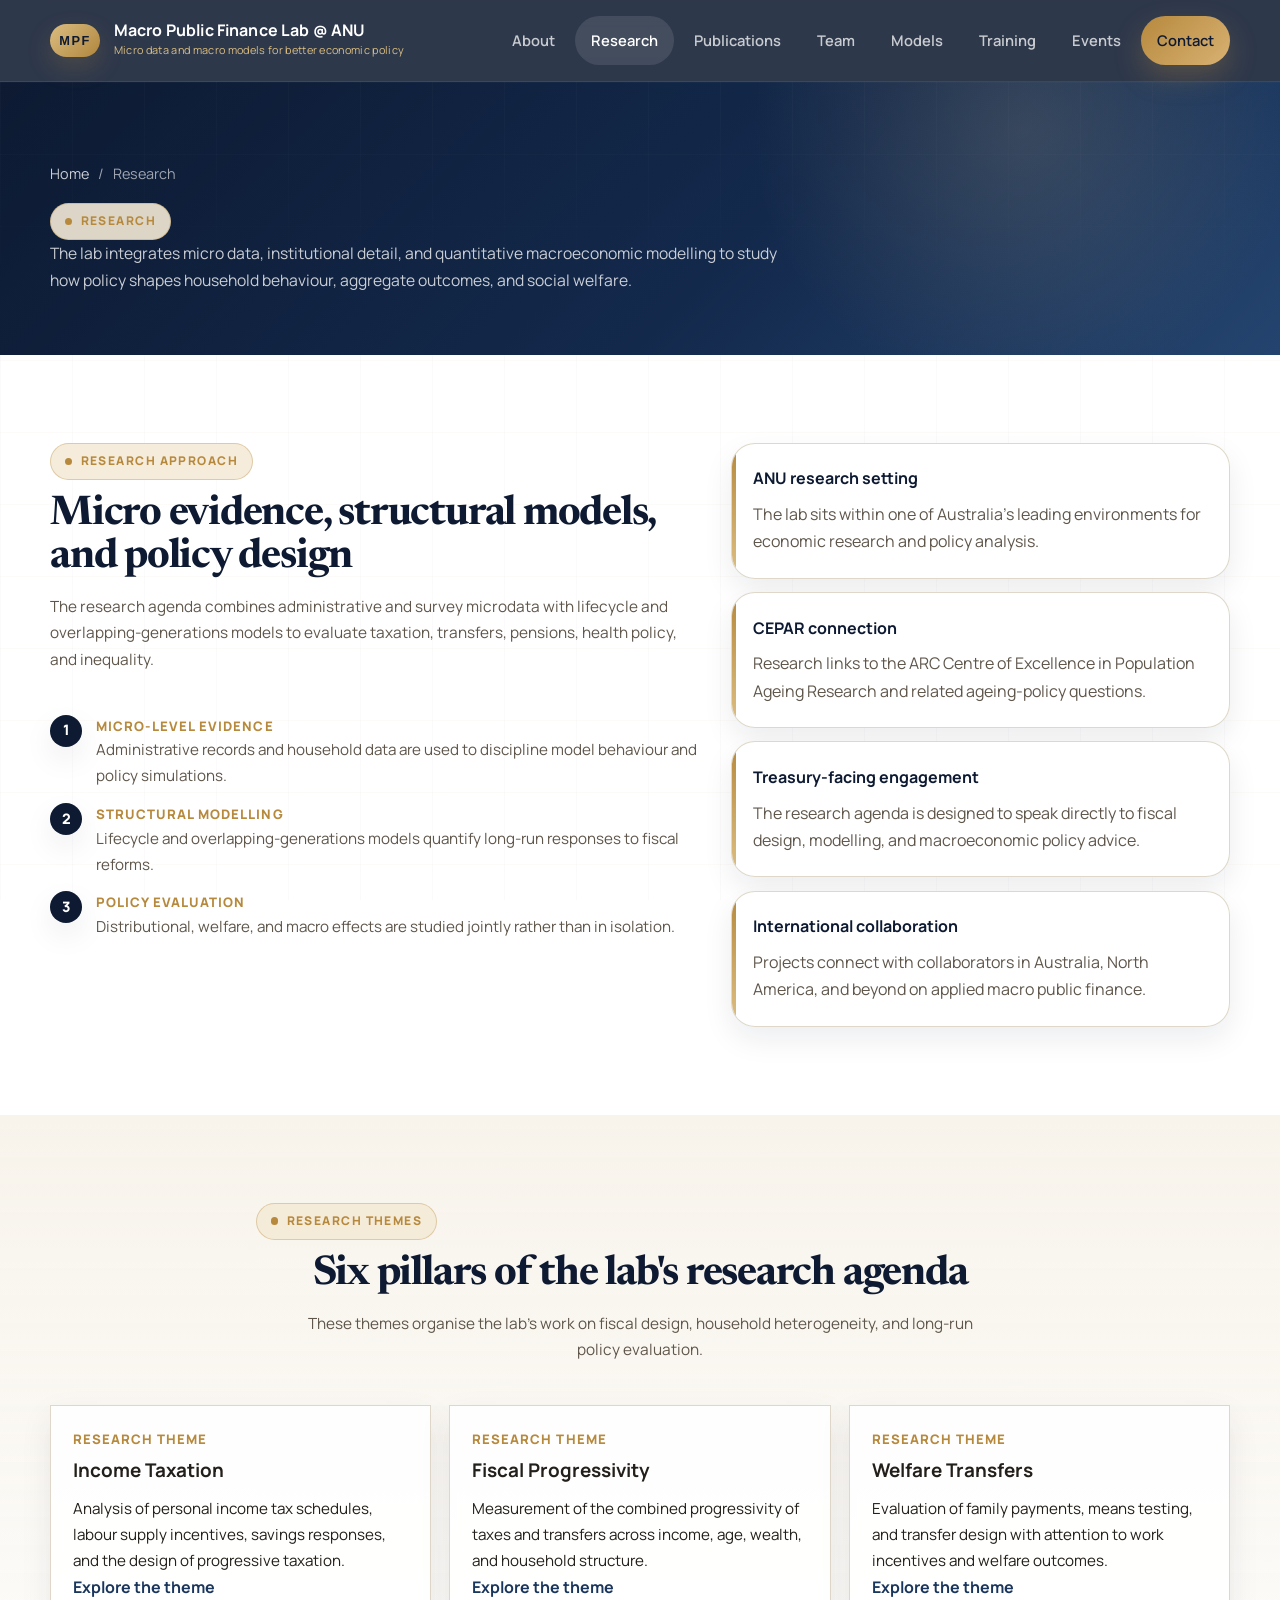
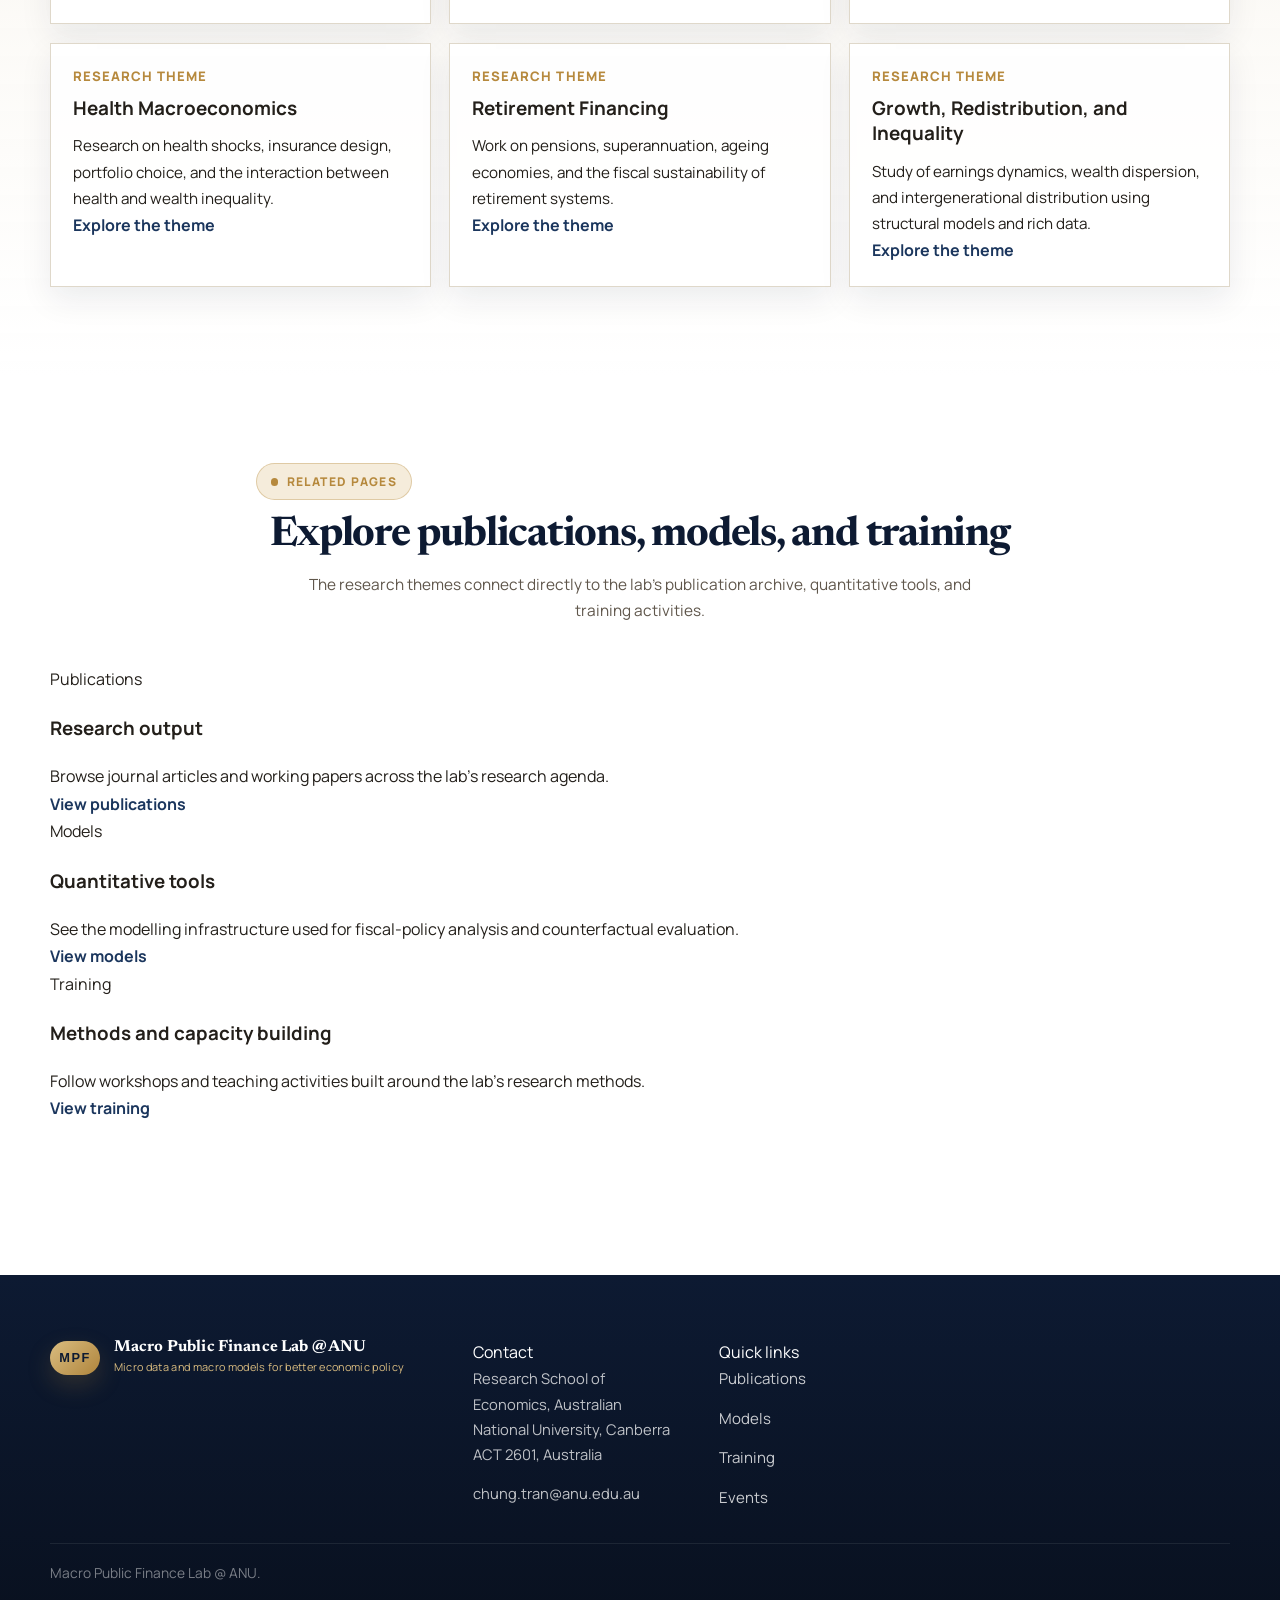
<file: research.html>
﻿<!DOCTYPE html>
<html lang='en'>
<head>
  <meta charset='UTF-8'>
  <meta name='viewport' content='width=device-width, initial-scale=1.0'>
  <meta name='description' content='Research themes at the Macro Public Finance Lab @ ANU: taxation, transfers, pensions, health, inequality, and structural policy evaluation.'>
  <title>Research | Macro Public Finance Lab @ ANU</title>
  <link rel='stylesheet' href='./mpf-styles.css'>
</head>
<body>
  <nav>
    <div class='container'>
      <div class='nav-inner'>
        <a href='./index.html' class='nav-logo' aria-label='Macro Public Finance Lab @ ANU home'>
          <div class='nav-logo-mark'>MPF</div>
          <div class='nav-logo-text'>
            <strong>Macro Public Finance Lab @ ANU</strong>
            <span>Micro data and macro models for better economic policy</span>
          </div>
        </a>
        <input type='checkbox' id='mpf-nav-drawer' class='mpf-nav-cb'>
        <label for='mpf-nav-drawer' class='mpf-nav-burger' aria-label='Open menu'>
          <span></span><span></span><span></span>
        </label>
        <ul class='nav-links'>
          <li><a href='./about.html'>About</a></li>
          <li><a href='./research.html' class='active' aria-current='page'>Research</a></li>
          <li><a href='./publications.html'>Publications</a></li>
          <li><a href='./team.html'>Team</a></li>
          <li><a href='./models.html'>Models</a></li>
          <li><a href='./training.html'>Training</a></li>
          <li><a href='./events.html'>Events</a></li>
          <li class='nav-cta'><a href='#contact'>Contact</a></li>
        </ul>
      </div>
    </div>
  </nav>

  <main>
    <section class='page-hero'>
      <div class='container'>
        <div class='page-hero-inner'>
          <div class='page-hero-breadcrumb'>
            <a href='./index.html'>Home</a>
            <span>/</span>
            <span>Research</span>
          </div>
          <div class='page-hero-label'>Research</div>
          <p class='page-hero-desc'>The lab integrates micro data, institutional detail, and quantitative macroeconomic modelling to study how policy shapes household behaviour, aggregate outcomes, and social welfare.</p>
        </div>
      </div>
    </section>

    <section class='section'>
      <div class='container'>
        <div class='split-grid-wide'>
          <div>
            <div class='section-header'>
              <div class='badge'>Research approach</div>
              <h2 class='section-title'>Micro evidence, structural models, and policy design</h2>
              <p class='section-sub'>The research agenda combines administrative and survey microdata with lifecycle and overlapping-generations models to evaluate taxation, transfers, pensions, health policy, and inequality.</p>
            </div>
            <div class='point-list'>
              <div class='point-item'>
                <div class='point-marker'>1</div>
                <div>
                  <div class='point-title'>Micro-level evidence</div>
                  <div class='point-copy'>Administrative records and household data are used to discipline model behaviour and policy simulations.</div>
                </div>
              </div>
              <div class='point-item'>
                <div class='point-marker'>2</div>
                <div>
                  <div class='point-title'>Structural modelling</div>
                  <div class='point-copy'>Lifecycle and overlapping-generations models quantify long-run responses to fiscal reforms.</div>
                </div>
              </div>
              <div class='point-item'>
                <div class='point-marker'>3</div>
                <div>
                  <div class='point-title'>Policy evaluation</div>
                  <div class='point-copy'>Distributional, welfare, and macro effects are studied jointly rather than in isolation.</div>
                </div>
              </div>
            </div>
          </div>
          <div class='highlight-stack'>
            <div class='highlight-card'>
              <h4>ANU research setting</h4>
              <p>The lab sits within one of Australia's leading environments for economic research and policy analysis.</p>
            </div>
            <div class='highlight-card'>
              <h4>CEPAR connection</h4>
              <p>Research links to the ARC Centre of Excellence in Population Ageing Research and related ageing-policy questions.</p>
            </div>
            <div class='highlight-card'>
              <h4>Treasury-facing engagement</h4>
              <p>The research agenda is designed to speak directly to fiscal design, modelling, and macroeconomic policy advice.</p>
            </div>
            <div class='highlight-card'>
              <h4>International collaboration</h4>
              <p>Projects connect with collaborators in Australia, North America, and beyond on applied macro public finance.</p>
            </div>
          </div>
        </div>
      </div>
    </section>

    <section class='section section-muted'>
      <div class='container'>
        <div class='section-header center'>
          <div class='badge'>Research themes</div>
          <h2 class='section-title'>Six pillars of the lab's research agenda</h2>
          <p class='section-sub'>These themes organise the lab's work on fiscal design, household heterogeneity, and long-run policy evaluation.</p>
        </div>
        <div class='research-grid'>
          <article class='research-card'>
            <div class='pub-kicker'>Research theme</div>
            <h3>Income Taxation</h3>
            <p>Analysis of personal income tax schedules, labour supply incentives, savings responses, and the design of progressive taxation.</p>
            <a href='./income-taxation.html' class='research-link'>Explore the theme</a>
          </article>
          <article class='research-card'>
            <div class='pub-kicker'>Research theme</div>
            <h3>Fiscal Progressivity</h3>
            <p>Measurement of the combined progressivity of taxes and transfers across income, age, wealth, and household structure.</p>
            <a href='./fiscal-progressivity.html' class='research-link'>Explore the theme</a>
          </article>
          <article class='research-card'>
            <div class='pub-kicker'>Research theme</div>
            <h3>Welfare Transfers</h3>
            <p>Evaluation of family payments, means testing, and transfer design with attention to work incentives and welfare outcomes.</p>
            <a href='./welfare-transfers.html' class='research-link'>Explore the theme</a>
          </article>
          <article class='research-card'>
            <div class='pub-kicker'>Research theme</div>
            <h3>Health Macroeconomics</h3>
            <p>Research on health shocks, insurance design, portfolio choice, and the interaction between health and wealth inequality.</p>
            <a href='./health-macroeconomics.html' class='research-link'>Explore the theme</a>
          </article>
          <article class='research-card'>
            <div class='pub-kicker'>Research theme</div>
            <h3>Retirement Financing</h3>
            <p>Work on pensions, superannuation, ageing economies, and the fiscal sustainability of retirement systems.</p>
            <a href='./retirement-financing.html' class='research-link'>Explore the theme</a>
          </article>
          <article class='research-card'>
            <div class='pub-kicker'>Research theme</div>
            <h3>Growth, Redistribution, and Inequality</h3>
            <p>Study of earnings dynamics, wealth dispersion, and intergenerational distribution using structural models and rich data.</p>
            <a href='./growth-inequality.html' class='research-link'>Explore the theme</a>
          </article>
        </div>
      </div>
    </section>

    <section class='section'>
      <div class='container'>
        <div class='section-header center'>
          <div class='badge'>Related pages</div>
          <h2 class='section-title'>Explore publications, models, and training</h2>
          <p class='section-sub'>The research themes connect directly to the lab's publication archive, quantitative tools, and training activities.</p>
        </div>
        <div class='feature-grid'>
          <article class='feature-card'>
            <div class='feature-kicker'>Publications</div>
            <h3>Research output</h3>
            <p>Browse journal articles and working papers across the lab's research agenda.</p>
            <a href='./publications.html' class='research-link'>View publications</a>
          </article>
          <article class='feature-card'>
            <div class='feature-kicker'>Models</div>
            <h3>Quantitative tools</h3>
            <p>See the modelling infrastructure used for fiscal-policy analysis and counterfactual evaluation.</p>
            <a href='./models.html' class='research-link'>View models</a>
          </article>
          <article class='feature-card'>
            <div class='feature-kicker'>Training</div>
            <h3>Methods and capacity building</h3>
            <p>Follow workshops and teaching activities built around the lab's research methods.</p>
            <a href='./training.html' class='research-link'>View training</a>
          </article>
        </div>
      </div>
    </section>
  </main>

  <footer id='contact'>
    <div class='container'>
      <div class='footer-grid'>
        <div>
          <a href='./index.html' class='footer-logo' aria-label='Macro Public Finance Lab @ ANU home'>
            <div class='footer-logo-mark'>MPF</div>
            <div class='footer-logo-text'>
              <strong>Macro Public Finance Lab @ ANU</strong>
              <span>Micro data and macro models for better economic policy</span>
            </div>
          </a>
        </div>
        <div>
          <div class='footer-heading'>Contact</div>
          <div class='footer-contact'>
            <div class='footer-contact-item'>Research School of Economics, Australian National University, Canberra ACT 2601, Australia</div>
            <div class='footer-contact-item'><a href='mailto:chung.tran@anu.edu.au'>chung.tran@anu.edu.au</a></div>
          </div>
        </div>
        <div>
          <div class='footer-heading'>Quick links</div>
          <div class='footer-links'>
            <a href='./publications.html'>Publications</a>
            <a href='./models.html'>Models</a>
            <a href='./training.html'>Training</a>
            <a href='./events.html'>Events</a>
          </div>
        </div>
      </div>
      <div class='footer-bottom'>
        <p>Macro Public Finance Lab @ ANU.</p>
      </div>
    </div>
  </footer>
</body>
</html>
</file>
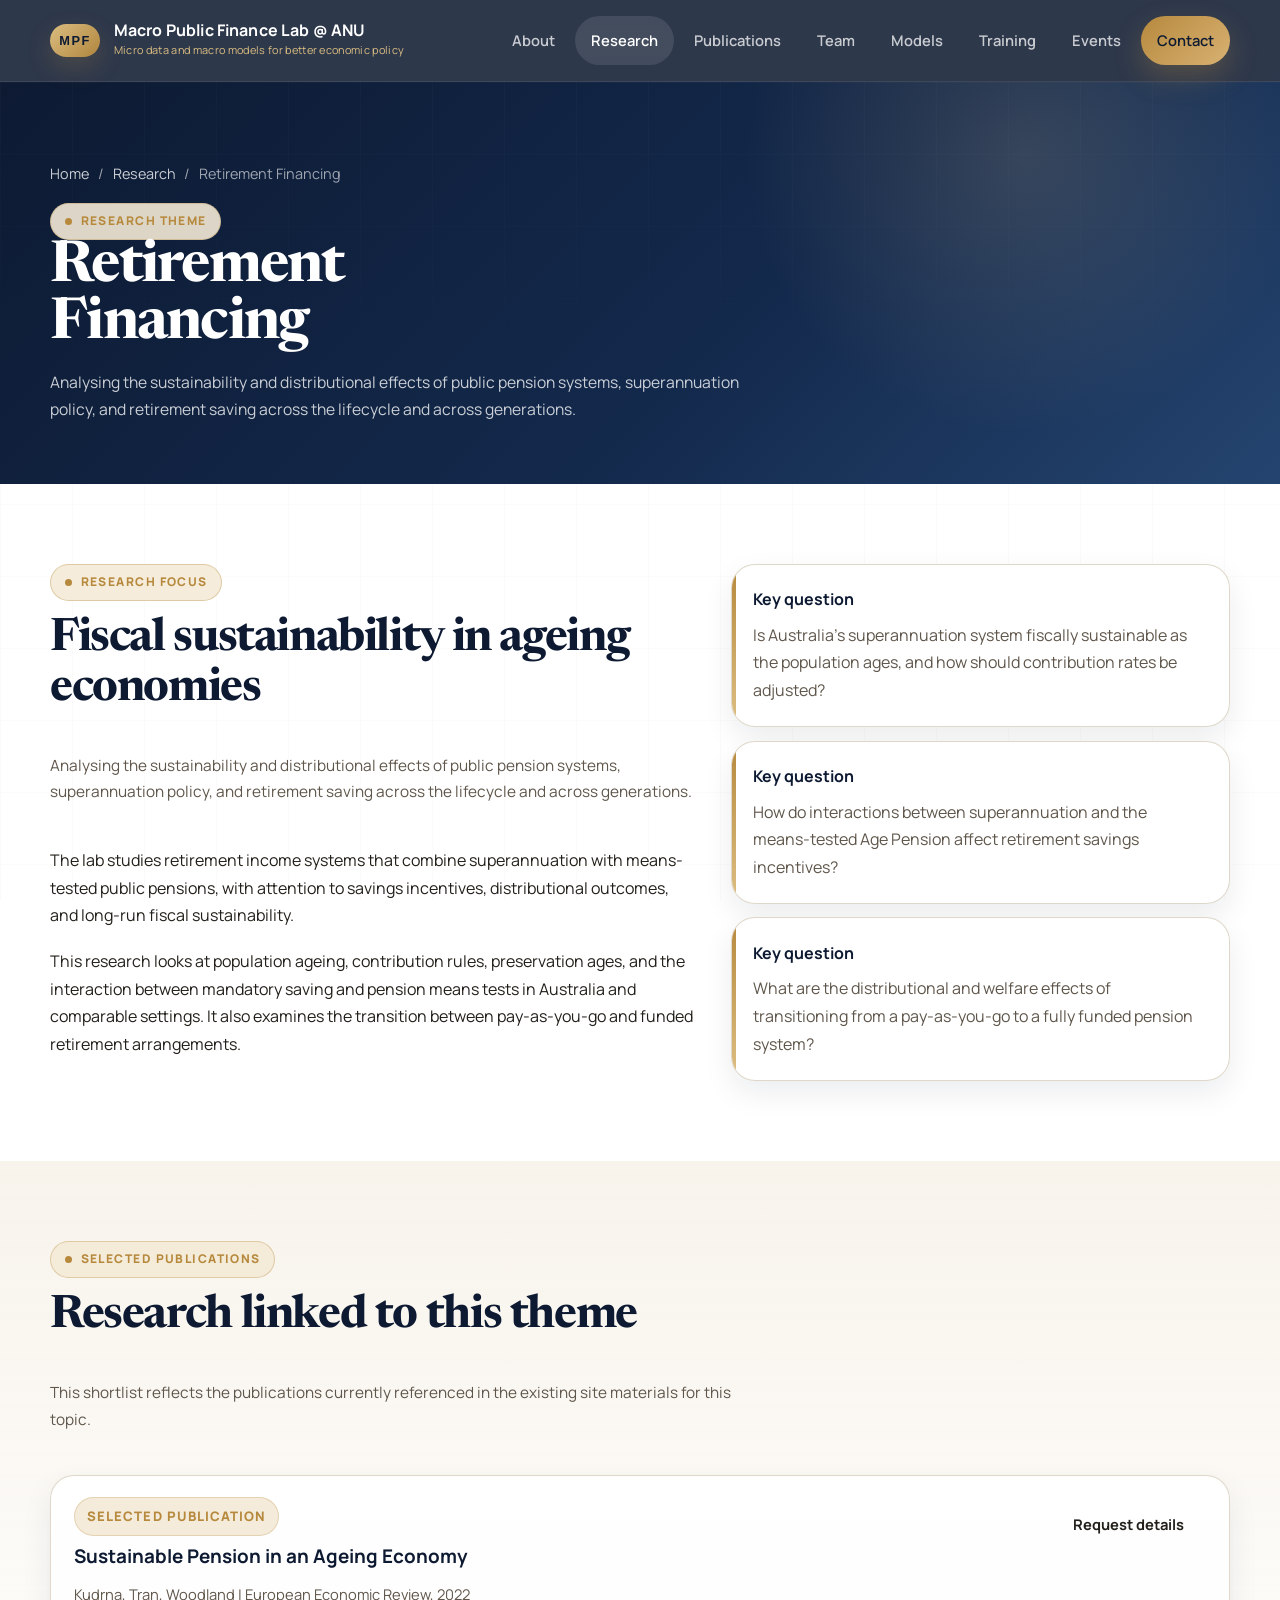
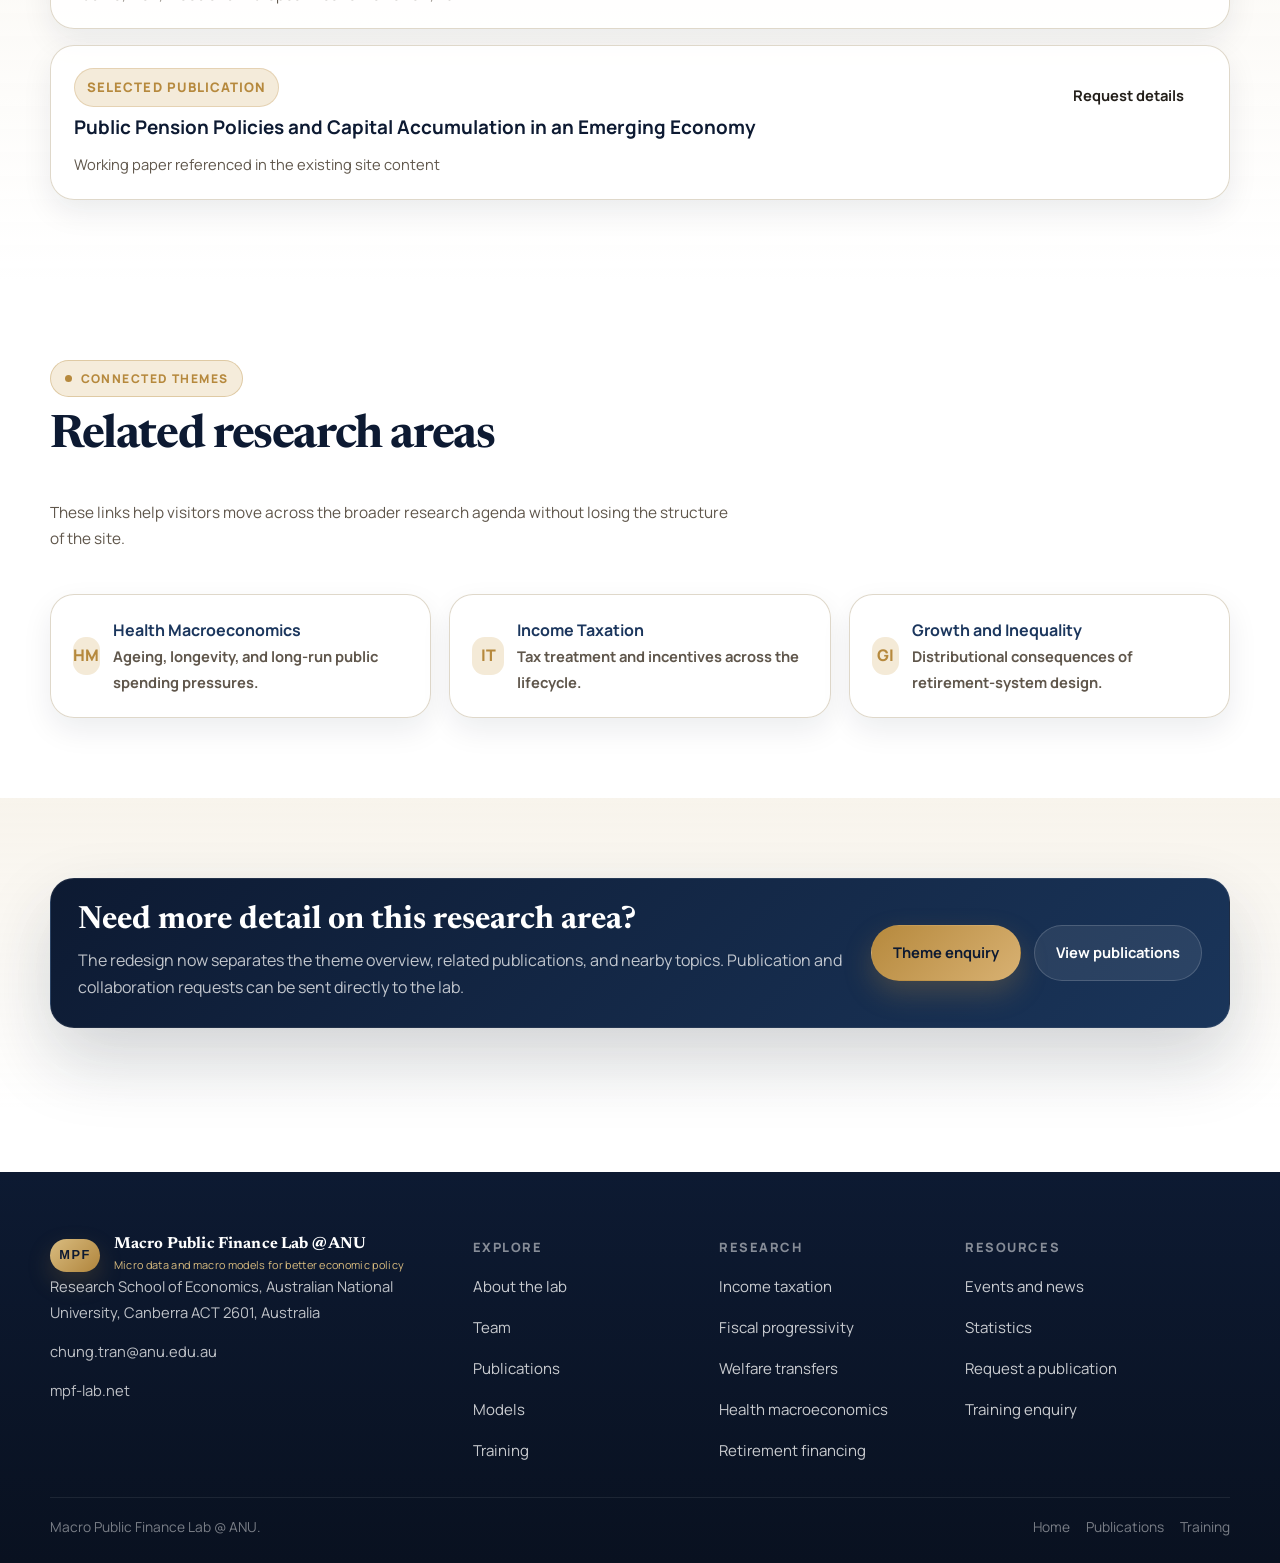
<file: retirement-financing.html>
﻿<!DOCTYPE html>
<html lang='en'>
<head>
  <meta charset='UTF-8'>
  <meta name='viewport' content='width=device-width, initial-scale=1.0'>
  <meta name='description' content='Analysing the sustainability and distributional effects of public pension systems, superannuation policy, and retirement saving across the lifecycle and across generations.'>
  <title>Retirement Financing | Macro Public Finance Lab @ ANU</title>
  <link rel='stylesheet' href='./mpf-styles.css'>
</head>
<body>
  <nav>
    <div class='container'>
      <div class='nav-inner'>
        <a href='./index.html' class='nav-logo' aria-label='Macro Public Finance Lab @ ANU home'>
          <div class='nav-logo-mark'>MPF</div>
          <div class='nav-logo-text'>
            <strong>Macro Public Finance Lab @ ANU</strong>
            <span>Micro data and macro models for better economic policy</span>
          </div>
        </a>
        <input type='checkbox' id='mpf-nav-drawer' class='mpf-nav-cb'>
        <label for='mpf-nav-drawer' class='mpf-nav-burger' aria-label='Open menu'>
          <span></span><span></span><span></span>
        </label>
        <ul class='nav-links'>
          <li><a href='./about.html'>About</a></li>
          <li><a href='./research.html' class='active'>Research</a></li>
          <li><a href='./publications.html'>Publications</a></li>
          <li><a href='./team.html'>Team</a></li>
          <li><a href='./models.html'>Models</a></li>
          <li><a href='./training.html'>Training</a></li>
          <li><a href='./events.html'>Events</a></li>
          <li class='nav-cta'><a href='#contact'>Contact</a></li>
        </ul>
      </div>
    </div>
  </nav>

  <main>
    <section class='page-hero'>
      <div class='container'>
        <div class='page-hero-inner'>
          <div class='page-hero-breadcrumb'>
            <a href='./index.html'>Home</a>
            <span>/</span>
            <a href='./research.html'>Research</a>
            <span>/</span>
            <span>Retirement Financing</span>
          </div>
          <div class='page-hero-label'>Research theme</div>
          <h1>Retirement Financing</h1>
          <p class='page-hero-desc'>Analysing the sustainability and distributional effects of public pension systems, superannuation policy, and retirement saving across the lifecycle and across generations.</p>
        </div>
      </div>
    </section>

    <section class='research-section'>
      <div class='container'>
        <div class='split-grid-wide'>
          <div>
            <div class='section-header'>
              <div class='badge'>Research focus</div>
              <h2 class='section-title'>Fiscal sustainability in ageing economies</h2>
              <p class='section-sub'>Analysing the sustainability and distributional effects of public pension systems, superannuation policy, and retirement saving across the lifecycle and across generations.</p>
            </div>
            <div class='prose'>
              <p>The lab studies retirement income systems that combine superannuation with means-tested public pensions, with attention to savings incentives, distributional outcomes, and long-run fiscal sustainability.</p>
              <p>This research looks at population ageing, contribution rules, preservation ages, and the interaction between mandatory saving and pension means tests in Australia and comparable settings. It also examines the transition between pay-as-you-go and funded retirement arrangements.</p>
            </div>
          </div>
          <div class='highlight-stack'>
            <div class='highlight-card'><h4>Key question</h4><p>Is Australia's superannuation system fiscally sustainable as the population ages, and how should contribution rates be adjusted?</p></div>
            <div class='highlight-card'><h4>Key question</h4><p>How do interactions between superannuation and the means-tested Age Pension affect retirement savings incentives?</p></div>
            <div class='highlight-card'><h4>Key question</h4><p>What are the distributional and welfare effects of transitioning from a pay-as-you-go to a fully funded pension system?</p></div>
          </div>
        </div>
      </div>
    </section>

    <section class='research-section section-muted'>
      <div class='container'>
        <div class='section-header'>
          <div class='badge'>Selected publications</div>
          <h2 class='section-title'>Research linked to this theme</h2>
          <p class='section-sub'>This shortlist reflects the publications currently referenced in the existing site materials for this topic.</p>
        </div>
        <div class='pub-list'>
            <article class='pub-item'>
              <div>
                <div class='pub-kicker-row'><span class='status-chip'>Selected publication</span></div>
                <h3 class='pub-title'>Sustainable Pension in an Ageing Economy</h3>
                <div class='pub-meta'>Kudrna, Tran, Woodland | European Economic Review, 2022</div>
              </div>
              <div class='pub-link-group'>
                <a class='link-chip' href='mailto:chung.tran@anu.edu.au?subject=MPF%20Lab%20retirement%20financing%20enquiry'>Request details</a>
              </div>
            </article>
            <article class='pub-item'>
              <div>
                <div class='pub-kicker-row'><span class='status-chip'>Selected publication</span></div>
                <h3 class='pub-title'>Public Pension Policies and Capital Accumulation in an Emerging Economy</h3>
                <div class='pub-meta'>Working paper referenced in the existing site content</div>
              </div>
              <div class='pub-link-group'>
                <a class='link-chip' href='mailto:chung.tran@anu.edu.au?subject=MPF%20Lab%20retirement%20financing%20enquiry'>Request details</a>
              </div>
            </article>
        </div>
      </div>
    </section>

    <section class='research-section'>
      <div class='container'>
        <div class='section-header'>
          <div class='badge'>Connected themes</div>
          <h2 class='section-title'>Related research areas</h2>
          <p class='section-sub'>These links help visitors move across the broader research agenda without losing the structure of the site.</p>
        </div>
        <div class='related-themes-grid'>
          <a href='./health-macroeconomics.html' class='related-theme-card'>
            <div class='related-theme-icon'>HM</div>
            <div>
              <strong>Health Macroeconomics</strong>
              <p>Ageing, longevity, and long-run public spending pressures.</p>
            </div>
          </a>
          <a href='./income-taxation.html' class='related-theme-card'>
            <div class='related-theme-icon'>IT</div>
            <div>
              <strong>Income Taxation</strong>
              <p>Tax treatment and incentives across the lifecycle.</p>
            </div>
          </a>
          <a href='./growth-inequality.html' class='related-theme-card'>
            <div class='related-theme-icon'>GI</div>
            <div>
              <strong>Growth and Inequality</strong>
              <p>Distributional consequences of retirement-system design.</p>
            </div>
          </a>
        </div>
      </div>
    </section>

    <section class='research-section section-muted'>
      <div class='container'>
        <div class='cta-panel'>
          <div>
            <h3>Need more detail on this research area?</h3>
            <p>The redesign now separates the theme overview, related publications, and nearby topics. Publication and collaboration requests can be sent directly to the lab.</p>
          </div>
          <div class='cta-actions'>
            <a href='mailto:chung.tran@anu.edu.au?subject=MPF%20Lab%20retirement%20financing%20enquiry' class='btn btn-primary'>Theme enquiry</a>
            <a href='./publications.html' class='btn btn-ghost'>View publications</a>
          </div>
        </div>
      </div>
    </section>
  </main>

  <footer id='contact'>
    <div class='container'>
      <div class='footer-grid'>
        <div>
          <div class='footer-logo'>
            <div class='footer-logo-mark'>MPF</div>
            <div class='footer-logo-text'>
              <strong>Macro Public Finance Lab @ ANU</strong>
              <span>Micro data and macro models for better economic policy</span>
            </div>
          </div>
          <div class='footer-contact'>
            <div class='footer-contact-item'>Research School of Economics, Australian National University, Canberra ACT 2601, Australia</div>
            <div class='footer-contact-item'><a href='mailto:chung.tran@anu.edu.au'>chung.tran@anu.edu.au</a></div>
            <div class='footer-contact-item'><a href='https://mpf-lab.net/'>mpf-lab.net</a></div>
          </div>
        </div>
        <div class='footer-col'>
          <h4>Explore</h4>
          <ul class='footer-links'>
            <li><a href='./about.html'>About the lab</a></li>
            <li><a href='./team.html'>Team</a></li>
            <li><a href='./publications.html'>Publications</a></li>
            <li><a href='./models.html'>Models</a></li>
            <li><a href='./training.html'>Training</a></li>
          </ul>
        </div>
        <div class='footer-col'>
          <h4>Research</h4>
          <ul class='footer-links'>
            <li><a href='./income-taxation.html'>Income taxation</a></li>
            <li><a href='./fiscal-progressivity.html'>Fiscal progressivity</a></li>
            <li><a href='./welfare-transfers.html'>Welfare transfers</a></li>
            <li><a href='./health-macroeconomics.html'>Health macroeconomics</a></li>
            <li><a href='./retirement-financing.html'>Retirement financing</a></li>
          </ul>
        </div>
        <div class='footer-col'>
          <h4>Resources</h4>
          <ul class='footer-links'>
            <li><a href='./events.html'>Events and news</a></li>
            <li><a href='./statistics.html'>Statistics</a></li>
            <li><a href='mailto:chung.tran@anu.edu.au?subject=MPF%20Lab%20publication%20request'>Request a publication</a></li>
            <li><a href='mailto:chung.tran@anu.edu.au?subject=MPF%20Lab%20training%20enquiry'>Training enquiry</a></li>
          </ul>
        </div>
      </div>
      <div class='footer-bottom'>
        <p>Macro Public Finance Lab @ ANU.</p>
        <div class='footer-bottom-links'>
          <a href='./index.html'>Home</a>
          <a href='./publications.html'>Publications</a>
          <a href='./training.html'>Training</a>
        </div>
      </div>
    </div>
  </footer>
</body>
</html>
</file>
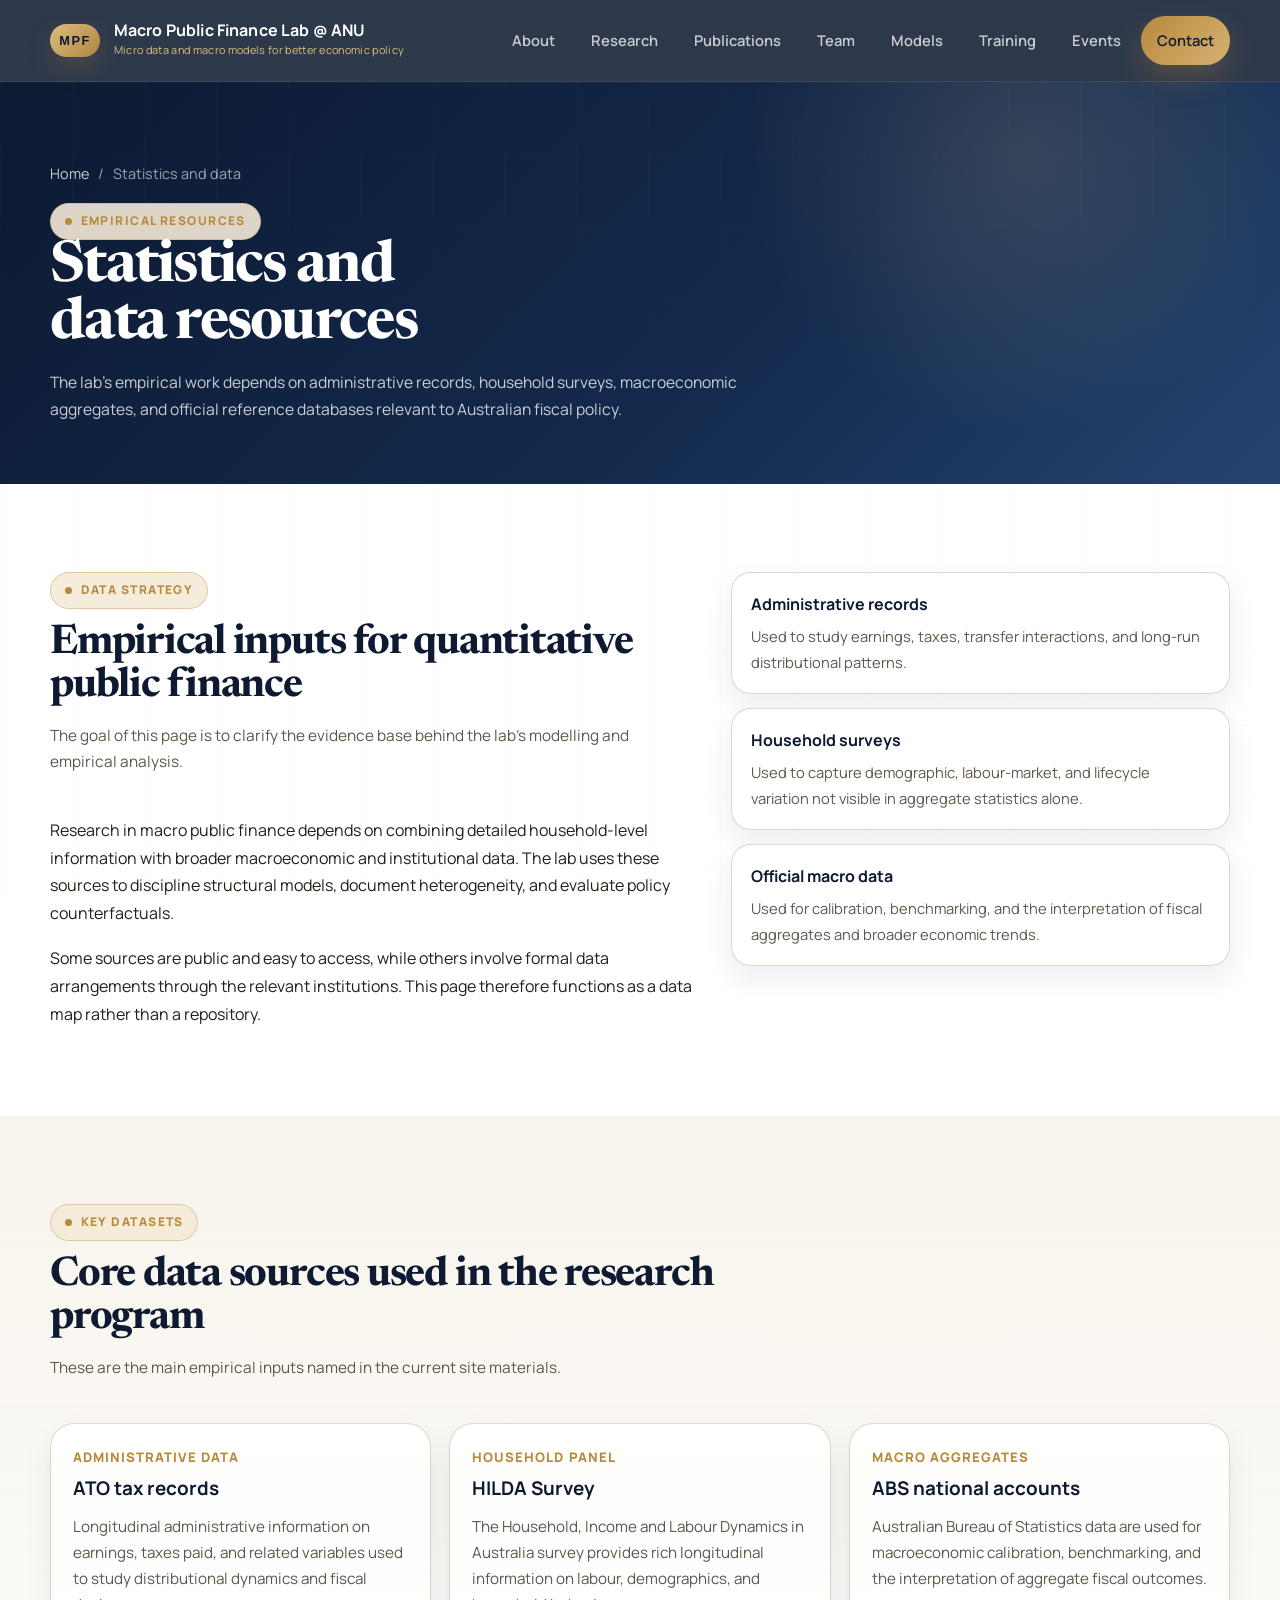
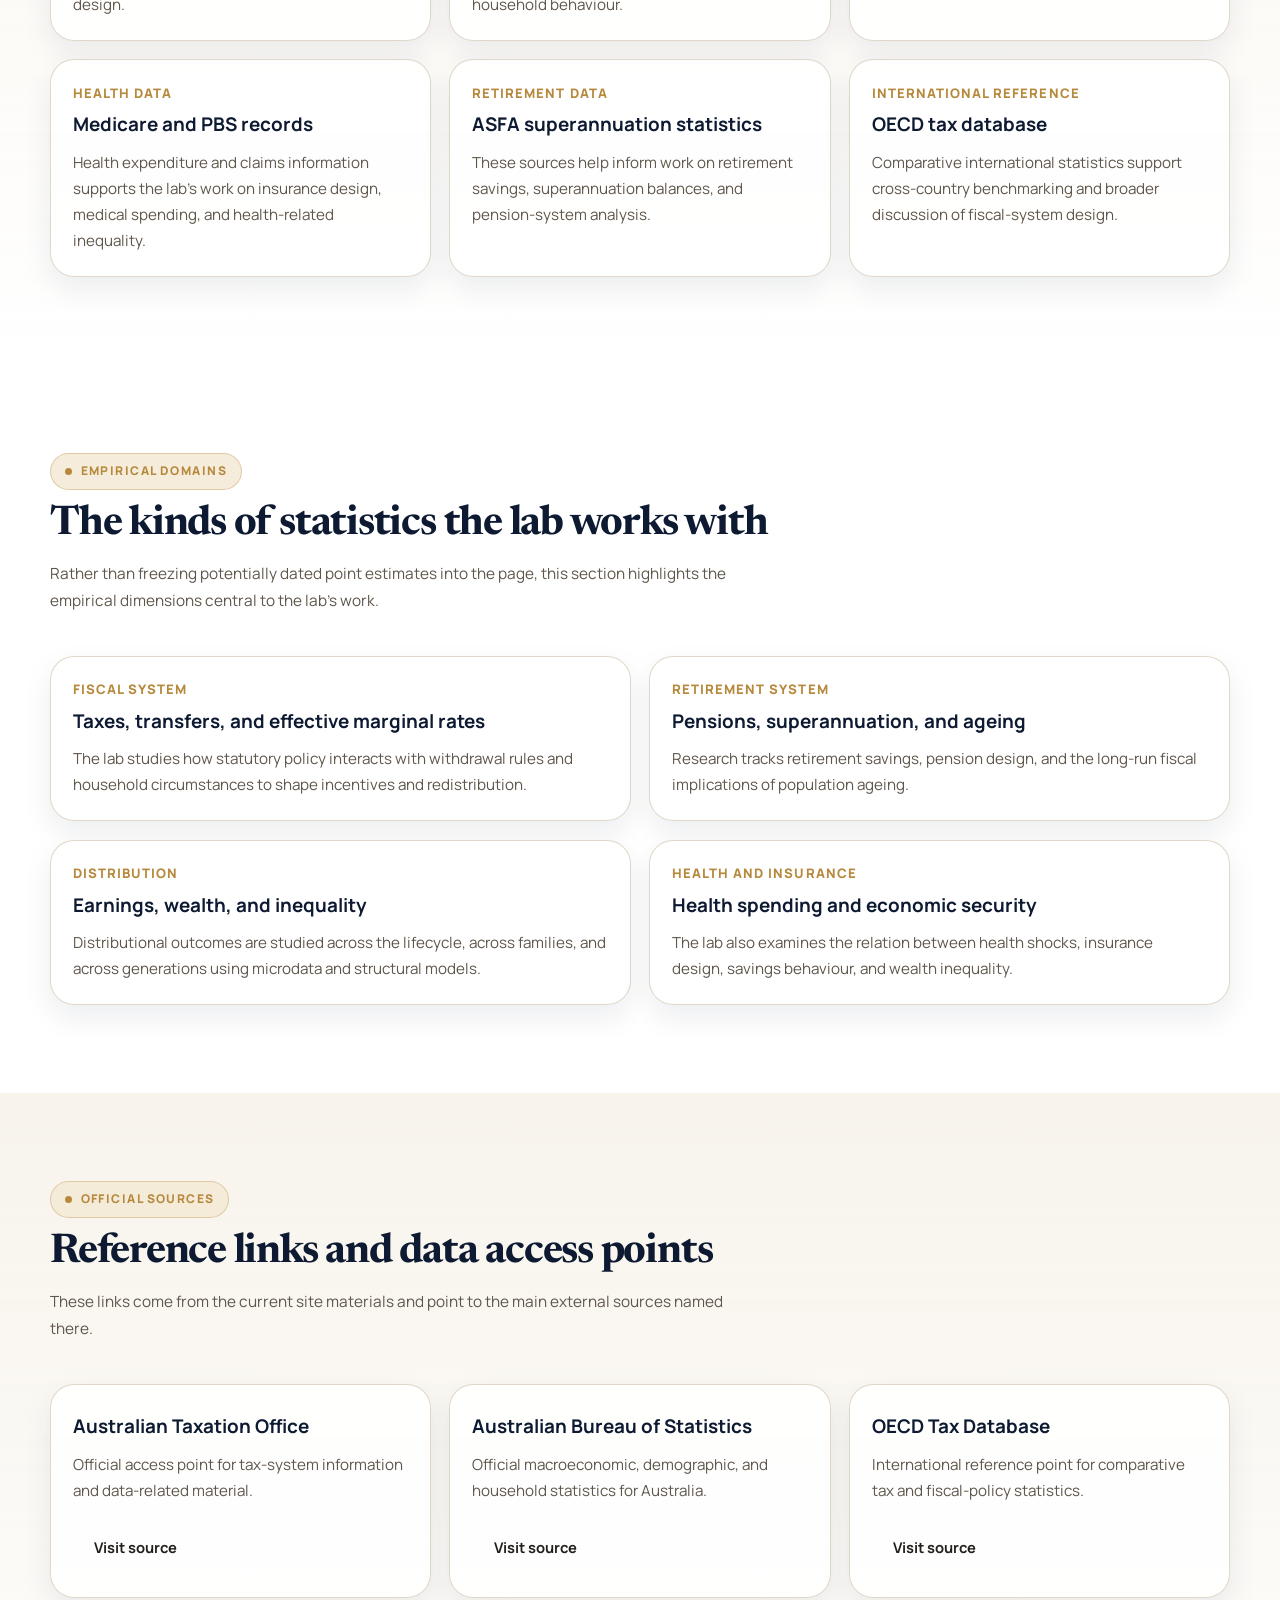
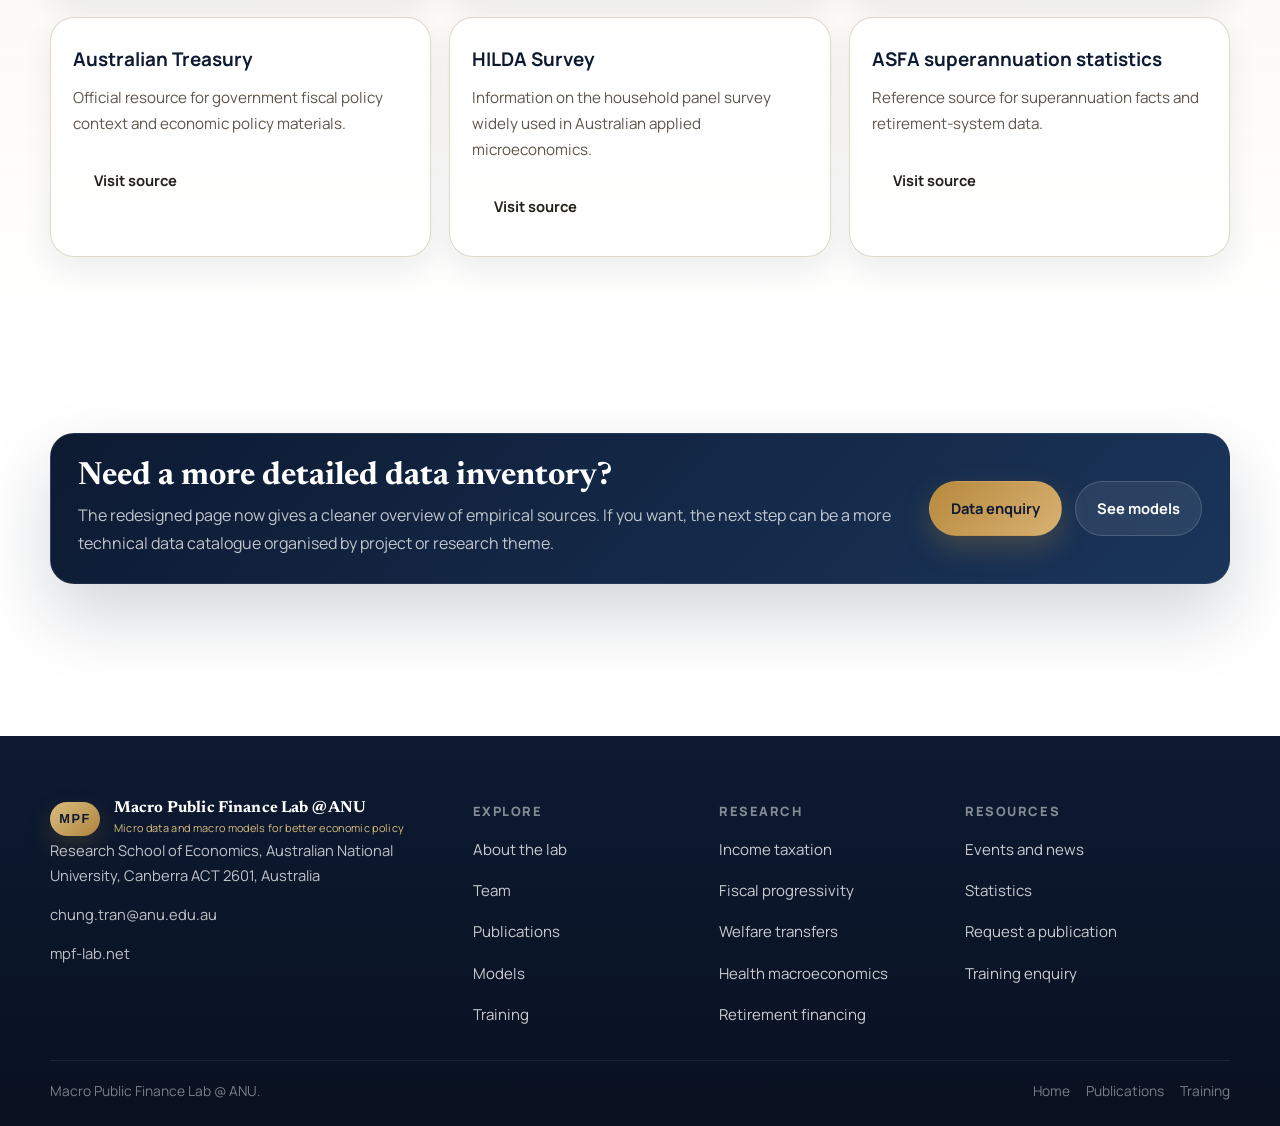
<file: statistics.html>
﻿<!DOCTYPE html>
<html lang='en'>
<head>
  <meta charset='UTF-8'>
  <meta name='viewport' content='width=device-width, initial-scale=1.0'>
  <meta name='description' content='Data sources, empirical resources, and statistical infrastructure used in Macro Public Finance Lab @ ANU research.'>
  <title>Statistics and Data | Macro Public Finance Lab @ ANU</title>
  <link rel='stylesheet' href='./mpf-styles.css'>
</head>
<body>
  <nav>
    <div class='container'>
      <div class='nav-inner'>
        <a href='./index.html' class='nav-logo' aria-label='Macro Public Finance Lab @ ANU home'>
          <div class='nav-logo-mark'>MPF</div>
          <div class='nav-logo-text'>
            <strong>Macro Public Finance Lab @ ANU</strong>
            <span>Micro data and macro models for better economic policy</span>
          </div>
        </a>
        <input type='checkbox' id='mpf-nav-drawer' class='mpf-nav-cb'>
        <label for='mpf-nav-drawer' class='mpf-nav-burger' aria-label='Open menu'>
          <span></span><span></span><span></span>
        </label>
        <ul class='nav-links'>
          <li><a href='./about.html'>About</a></li>
          <li><a href='./research.html'>Research</a></li>
          <li><a href='./publications.html'>Publications</a></li>
          <li><a href='./team.html'>Team</a></li>
          <li><a href='./models.html'>Models</a></li>
          <li><a href='./training.html'>Training</a></li>
          <li><a href='./events.html'>Events</a></li>
          <li class='nav-cta'><a href='#contact'>Contact</a></li>
        </ul>
      </div>
    </div>
  </nav>

  <main>
    <section class='page-hero'>
      <div class='container'>
        <div class='page-hero-inner'>
          <div class='page-hero-breadcrumb'>
            <a href='./index.html'>Home</a>
            <span>/</span>
            <span>Statistics and data</span>
          </div>
          <div class='page-hero-label'>Empirical resources</div>
          <h1>Statistics and data resources</h1>
          <p class='page-hero-desc'>The lab's empirical work depends on administrative records, household surveys, macroeconomic aggregates, and official reference databases relevant to Australian fiscal policy.</p>
        </div>
      </div>
    </section>

    <section class='section'>
      <div class='container'>
        <div class='split-grid-wide'>
          <div>
            <div class='section-header'>
              <div class='badge'>Data strategy</div>
              <h2 class='section-title'>Empirical inputs for quantitative public finance</h2>
              <p class='section-sub'>The goal of this page is to clarify the evidence base behind the lab's modelling and empirical analysis.</p>
            </div>
            <div class='prose'>
              <p>Research in macro public finance depends on combining detailed household-level information with broader macroeconomic and institutional data. The lab uses these sources to discipline structural models, document heterogeneity, and evaluate policy counterfactuals.</p>
              <p>Some sources are public and easy to access, while others involve formal data arrangements through the relevant institutions. This page therefore functions as a data map rather than a repository.</p>
            </div>
          </div>
          <div class='stat-list'>
            <div class='stat-panel'>
              <strong>Administrative records</strong>
              <p>Used to study earnings, taxes, transfer interactions, and long-run distributional patterns.</p>
            </div>
            <div class='stat-panel'>
              <strong>Household surveys</strong>
              <p>Used to capture demographic, labour-market, and lifecycle variation not visible in aggregate statistics alone.</p>
            </div>
            <div class='stat-panel'>
              <strong>Official macro data</strong>
              <p>Used for calibration, benchmarking, and the interpretation of fiscal aggregates and broader economic trends.</p>
            </div>
          </div>
        </div>
      </div>
    </section>

    <section class='section section-muted'>
      <div class='container'>
        <div class='section-header'>
          <div class='badge'>Key datasets</div>
          <h2 class='section-title'>Core data sources used in the research program</h2>
          <p class='section-sub'>These are the main empirical inputs named in the current site materials.</p>
        </div>
        <div class='card-grid-3'>
          <article class='card'>
            <div class='pub-kicker'>Administrative data</div>
            <h3>ATO tax records</h3>
            <p>Longitudinal administrative information on earnings, taxes paid, and related variables used to study distributional dynamics and fiscal design.</p>
          </article>
          <article class='card'>
            <div class='pub-kicker'>Household panel</div>
            <h3>HILDA Survey</h3>
            <p>The Household, Income and Labour Dynamics in Australia survey provides rich longitudinal information on labour, demographics, and household behaviour.</p>
          </article>
          <article class='card'>
            <div class='pub-kicker'>Macro aggregates</div>
            <h3>ABS national accounts</h3>
            <p>Australian Bureau of Statistics data are used for macroeconomic calibration, benchmarking, and the interpretation of aggregate fiscal outcomes.</p>
          </article>
          <article class='card'>
            <div class='pub-kicker'>Health data</div>
            <h3>Medicare and PBS records</h3>
            <p>Health expenditure and claims information supports the lab's work on insurance design, medical spending, and health-related inequality.</p>
          </article>
          <article class='card'>
            <div class='pub-kicker'>Retirement data</div>
            <h3>ASFA superannuation statistics</h3>
            <p>These sources help inform work on retirement savings, superannuation balances, and pension-system analysis.</p>
          </article>
          <article class='card'>
            <div class='pub-kicker'>International reference</div>
            <h3>OECD tax database</h3>
            <p>Comparative international statistics support cross-country benchmarking and broader discussion of fiscal-system design.</p>
          </article>
        </div>
      </div>
    </section>

    <section class='section'>
      <div class='container'>
        <div class='section-header'>
          <div class='badge'>Empirical domains</div>
          <h2 class='section-title'>The kinds of statistics the lab works with</h2>
          <p class='section-sub'>Rather than freezing potentially dated point estimates into the page, this section highlights the empirical dimensions central to the lab's work.</p>
        </div>
        <div class='card-grid-2'>
          <article class='card'>
            <div class='pub-kicker'>Fiscal system</div>
            <h3>Taxes, transfers, and effective marginal rates</h3>
            <p>The lab studies how statutory policy interacts with withdrawal rules and household circumstances to shape incentives and redistribution.</p>
          </article>
          <article class='card'>
            <div class='pub-kicker'>Retirement system</div>
            <h3>Pensions, superannuation, and ageing</h3>
            <p>Research tracks retirement savings, pension design, and the long-run fiscal implications of population ageing.</p>
          </article>
          <article class='card'>
            <div class='pub-kicker'>Distribution</div>
            <h3>Earnings, wealth, and inequality</h3>
            <p>Distributional outcomes are studied across the lifecycle, across families, and across generations using microdata and structural models.</p>
          </article>
          <article class='card'>
            <div class='pub-kicker'>Health and insurance</div>
            <h3>Health spending and economic security</h3>
            <p>The lab also examines the relation between health shocks, insurance design, savings behaviour, and wealth inequality.</p>
          </article>
        </div>
      </div>
    </section>

    <section class='section section-muted'>
      <div class='container'>
        <div class='section-header'>
          <div class='badge'>Official sources</div>
          <h2 class='section-title'>Reference links and data access points</h2>
          <p class='section-sub'>These links come from the current site materials and point to the main external sources named there.</p>
        </div>
        <div class='card-grid-3'>
          <article class='card'>
            <h3>Australian Taxation Office</h3>
            <p>Official access point for tax-system information and data-related material.</p>
            <div class='hero-actions' style='margin-top: 1rem;'><a class='link-chip' href='https://www.ato.gov.au/' target='_blank' rel='noreferrer'>Visit source</a></div>
          </article>
          <article class='card'>
            <h3>Australian Bureau of Statistics</h3>
            <p>Official macroeconomic, demographic, and household statistics for Australia.</p>
            <div class='hero-actions' style='margin-top: 1rem;'><a class='link-chip' href='https://www.abs.gov.au/' target='_blank' rel='noreferrer'>Visit source</a></div>
          </article>
          <article class='card'>
            <h3>OECD Tax Database</h3>
            <p>International reference point for comparative tax and fiscal-policy statistics.</p>
            <div class='hero-actions' style='margin-top: 1rem;'><a class='link-chip' href='https://www.oecd.org/tax/' target='_blank' rel='noreferrer'>Visit source</a></div>
          </article>
          <article class='card'>
            <h3>Australian Treasury</h3>
            <p>Official resource for government fiscal policy context and economic policy materials.</p>
            <div class='hero-actions' style='margin-top: 1rem;'><a class='link-chip' href='https://treasury.gov.au/' target='_blank' rel='noreferrer'>Visit source</a></div>
          </article>
          <article class='card'>
            <h3>HILDA Survey</h3>
            <p>Information on the household panel survey widely used in Australian applied microeconomics.</p>
            <div class='hero-actions' style='margin-top: 1rem;'><a class='link-chip' href='https://melbourneinstitute.unimelb.edu.au/hilda' target='_blank' rel='noreferrer'>Visit source</a></div>
          </article>
          <article class='card'>
            <h3>ASFA superannuation statistics</h3>
            <p>Reference source for superannuation facts and retirement-system data.</p>
            <div class='hero-actions' style='margin-top: 1rem;'><a class='link-chip' href='https://www.superannuation.asn.au/research/superannuation-statistics' target='_blank' rel='noreferrer'>Visit source</a></div>
          </article>
        </div>
      </div>
    </section>

    <section class='section'>
      <div class='container'>
        <div class='cta-panel'>
          <div>
            <h3>Need a more detailed data inventory?</h3>
            <p>The redesigned page now gives a cleaner overview of empirical sources. If you want, the next step can be a more technical data catalogue organised by project or research theme.</p>
          </div>
          <div class='cta-actions'>
            <a href='mailto:chung.tran@anu.edu.au?subject=MPF%20Lab%20data%20enquiry' class='btn btn-primary'>Data enquiry</a>
            <a href='./models.html' class='btn btn-ghost'>See models</a>
          </div>
        </div>
      </div>
    </section>
  </main>

  <footer id='contact'>
    <div class='container'>
      <div class='footer-grid'>
        <div>
          <div class='footer-logo'>
            <div class='footer-logo-mark'>MPF</div>
            <div class='footer-logo-text'>
              <strong>Macro Public Finance Lab @ ANU</strong>
              <span>Micro data and macro models for better economic policy</span>
            </div>
          </div>
          <div class='footer-contact'>
            <div class='footer-contact-item'>Research School of Economics, Australian National University, Canberra ACT 2601, Australia</div>
            <div class='footer-contact-item'><a href='mailto:chung.tran@anu.edu.au'>chung.tran@anu.edu.au</a></div>
            <div class='footer-contact-item'><a href='https://mpf-lab.net/'>mpf-lab.net</a></div>
          </div>
        </div>
        <div class='footer-col'>
          <h4>Explore</h4>
          <ul class='footer-links'>
            <li><a href='./about.html'>About the lab</a></li>
            <li><a href='./team.html'>Team</a></li>
            <li><a href='./publications.html'>Publications</a></li>
            <li><a href='./models.html'>Models</a></li>
            <li><a href='./training.html'>Training</a></li>
          </ul>
        </div>
        <div class='footer-col'>
          <h4>Research</h4>
          <ul class='footer-links'>
            <li><a href='./income-taxation.html'>Income taxation</a></li>
            <li><a href='./fiscal-progressivity.html'>Fiscal progressivity</a></li>
            <li><a href='./welfare-transfers.html'>Welfare transfers</a></li>
            <li><a href='./health-macroeconomics.html'>Health macroeconomics</a></li>
            <li><a href='./retirement-financing.html'>Retirement financing</a></li>
          </ul>
        </div>
        <div class='footer-col'>
          <h4>Resources</h4>
          <ul class='footer-links'>
            <li><a href='./events.html'>Events and news</a></li>
            <li><a href='./statistics.html'>Statistics</a></li>
            <li><a href='mailto:chung.tran@anu.edu.au?subject=MPF%20Lab%20publication%20request'>Request a publication</a></li>
            <li><a href='mailto:chung.tran@anu.edu.au?subject=MPF%20Lab%20training%20enquiry'>Training enquiry</a></li>
          </ul>
        </div>
      </div>
      <div class='footer-bottom'>
        <p>Macro Public Finance Lab @ ANU.</p>
        <div class='footer-bottom-links'>
          <a href='./index.html'>Home</a>
          <a href='./publications.html'>Publications</a>
          <a href='./training.html'>Training</a>
        </div>
      </div>
    </div>
  </footer>
</body>
</html>
</file>
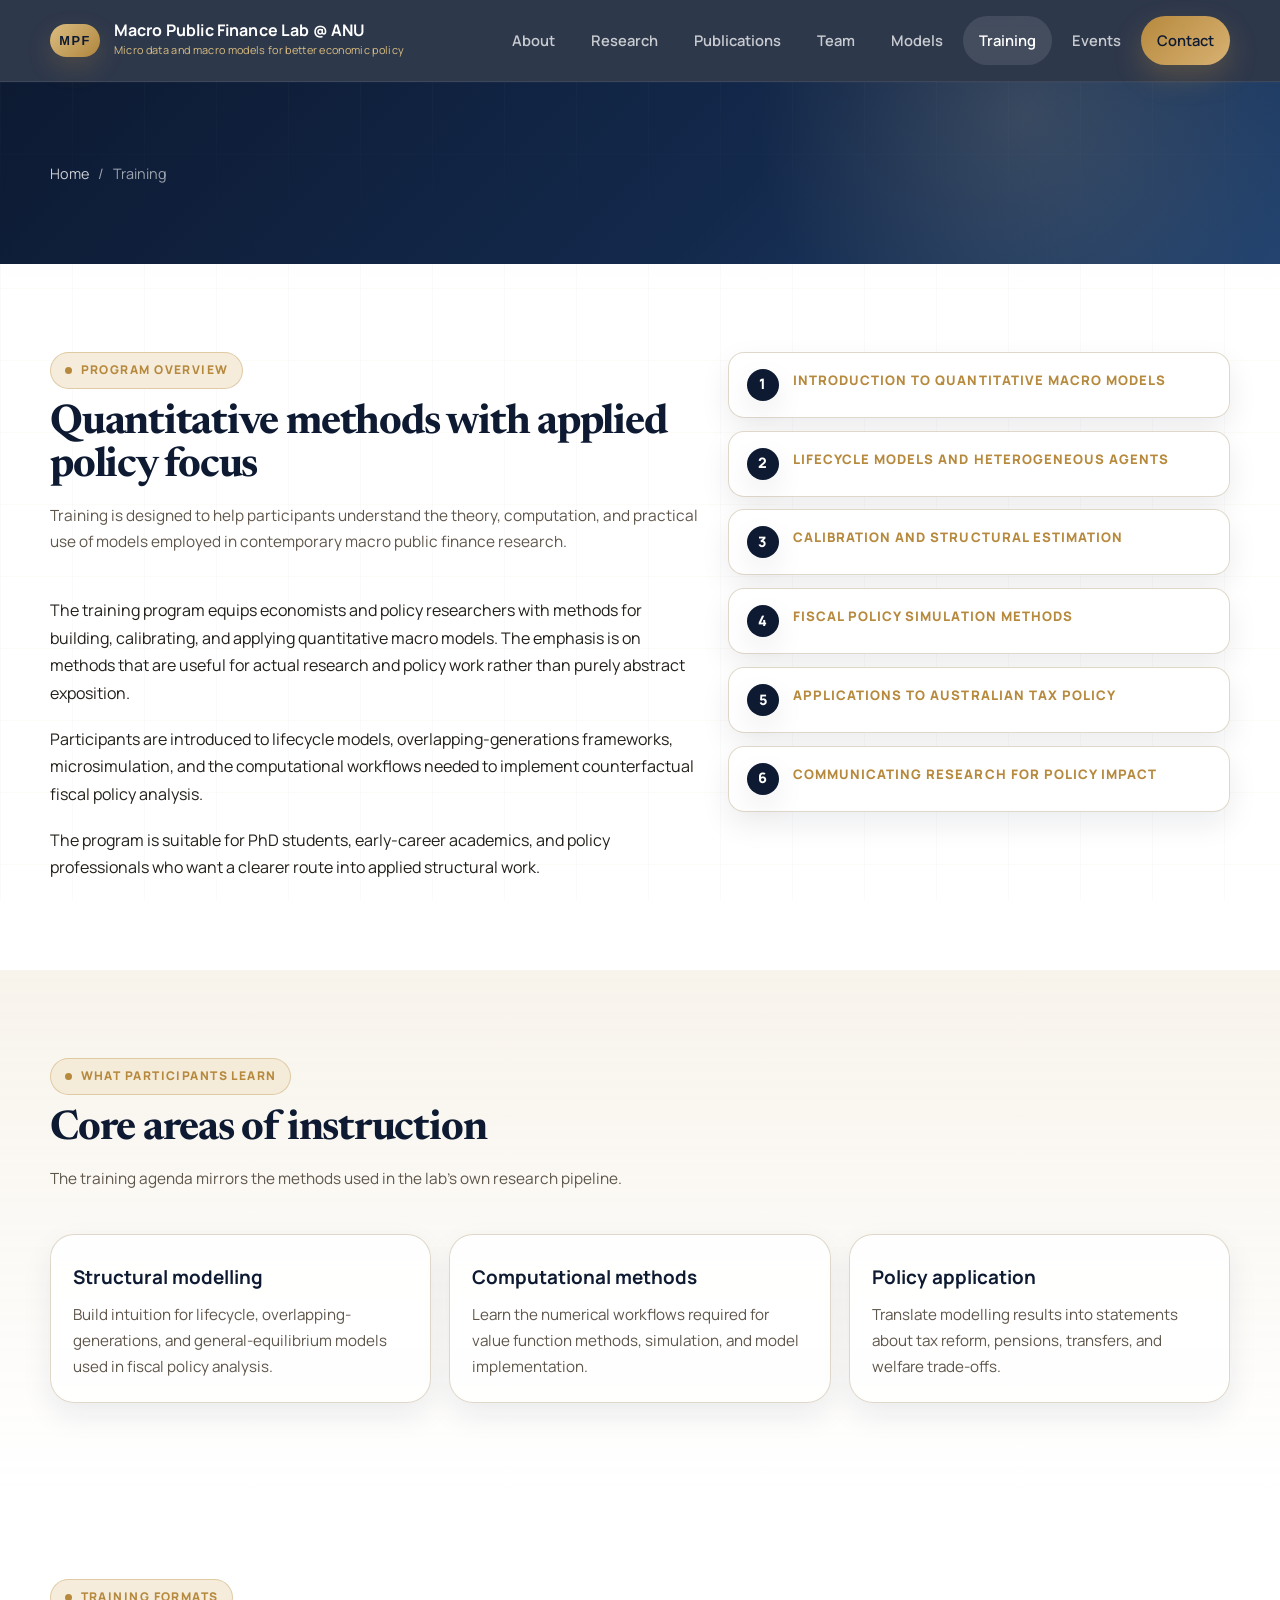
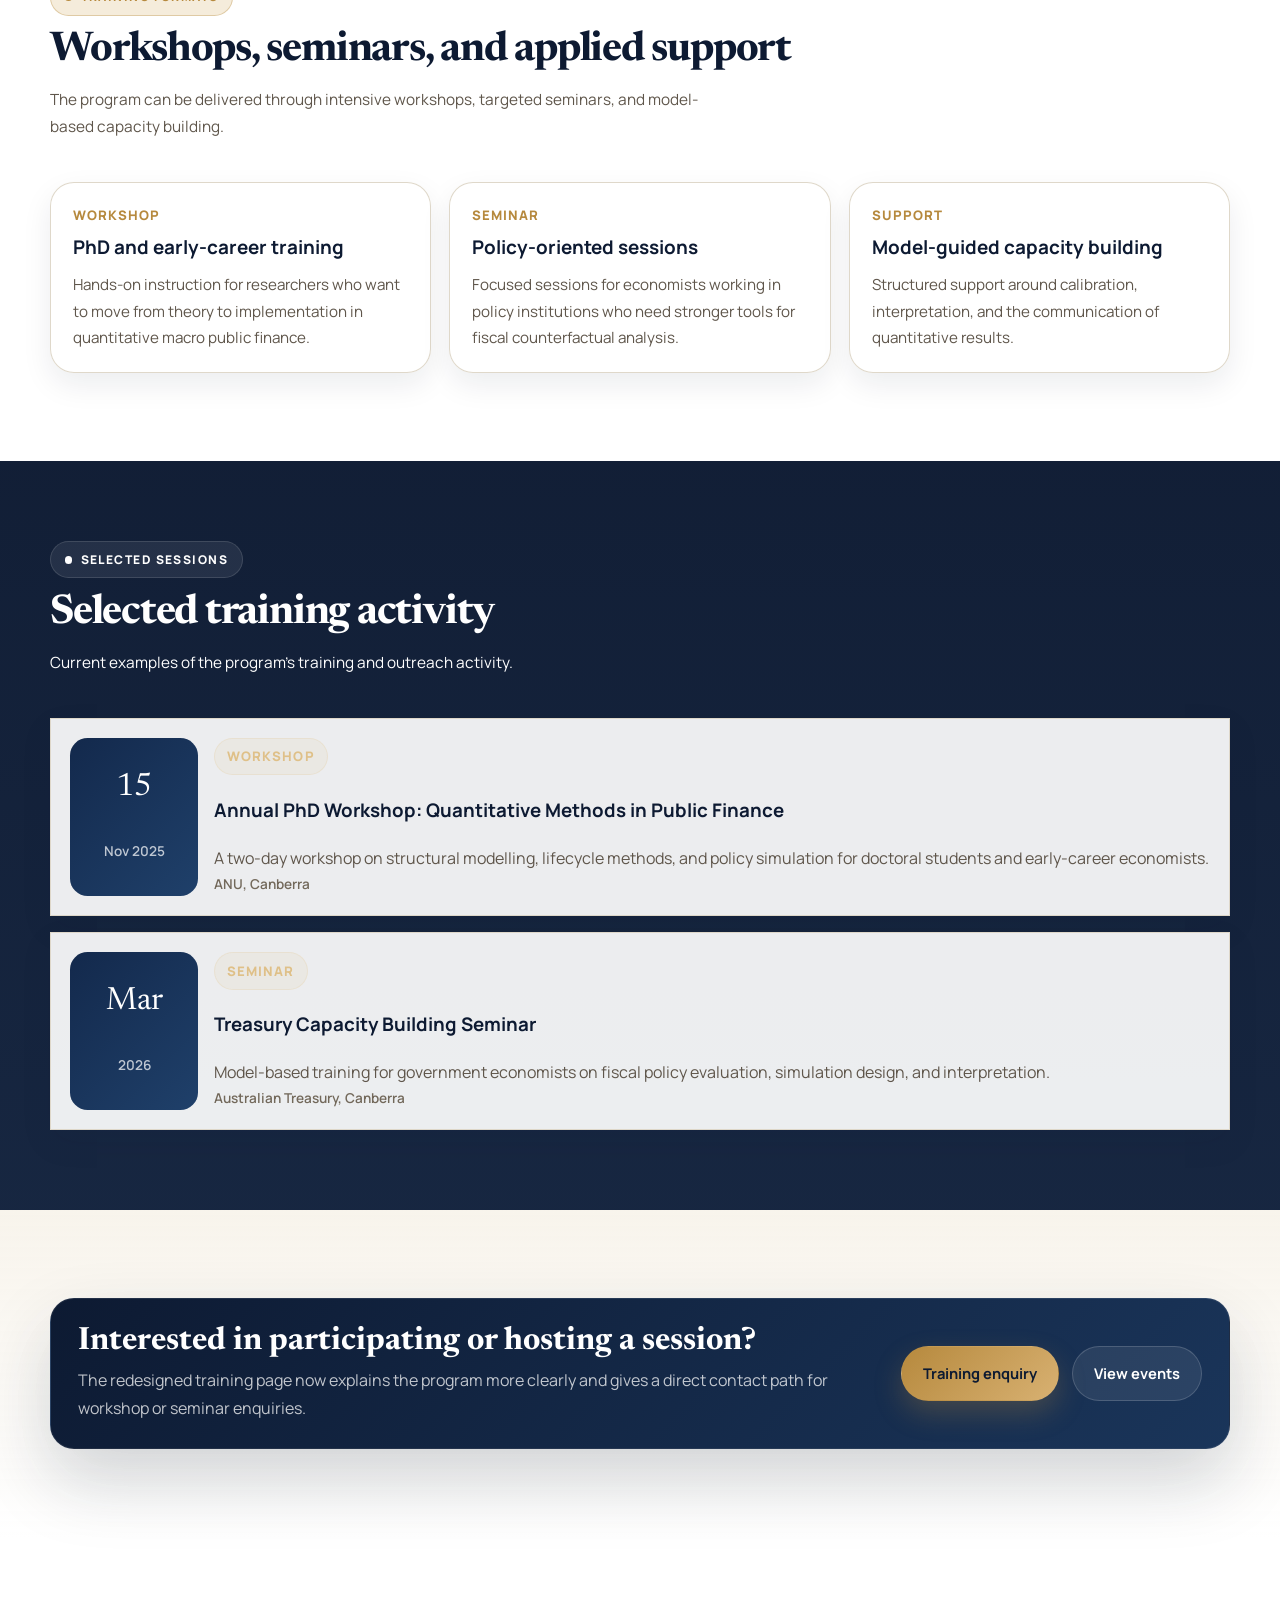
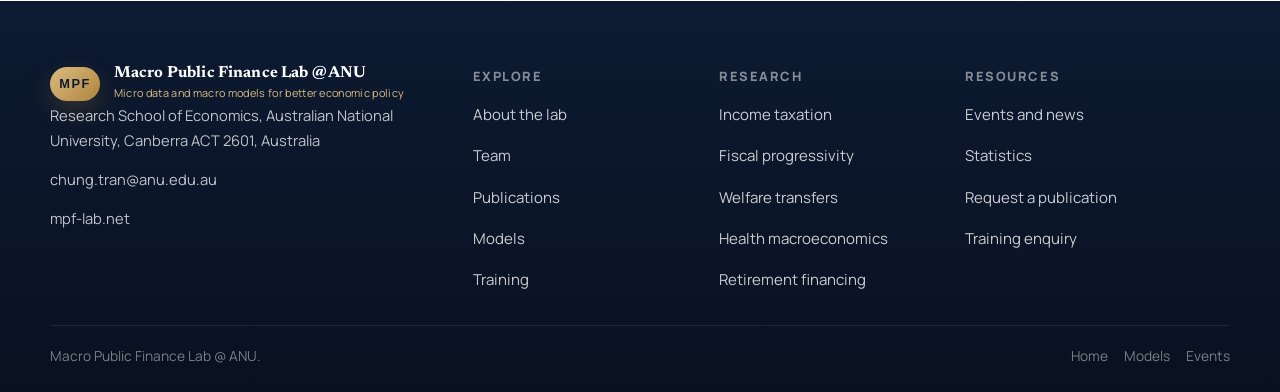
<file: training.html>
﻿<!DOCTYPE html>
<html lang='en'>
<head>
  <meta charset='UTF-8'>
  <meta name='viewport' content='width=device-width, initial-scale=1.0'>
  <meta name='description' content='Training at the Macro Public Finance Lab @ ANU: quantitative methods, structural modelling, workshops, and capacity building in macro public finance.'>
  <title>Training | Macro Public Finance Lab @ ANU</title>
  <link rel='stylesheet' href='./mpf-styles.css'>
</head>
<body>
  <nav>
    <div class='container'>
      <div class='nav-inner'>
        <a href='./index.html' class='nav-logo' aria-label='Macro Public Finance Lab @ ANU home'>
          <div class='nav-logo-mark'>MPF</div>
          <div class='nav-logo-text'>
            <strong>Macro Public Finance Lab @ ANU</strong>
            <span>Micro data and macro models for better economic policy</span>
          </div>
        </a>
        <input type='checkbox' id='mpf-nav-drawer' class='mpf-nav-cb'>
        <label for='mpf-nav-drawer' class='mpf-nav-burger' aria-label='Open menu'>
          <span></span><span></span><span></span>
        </label>
        <ul class='nav-links'>
          <li><a href='./about.html'>About</a></li>
          <li><a href='./research.html'>Research</a></li>
          <li><a href='./publications.html'>Publications</a></li>
          <li><a href='./team.html'>Team</a></li>
          <li><a href='./models.html'>Models</a></li>
          <li><a href='./training.html' class='active' aria-current='page'>Training</a></li>
          <li><a href='./events.html'>Events</a></li>
          <li class='nav-cta'><a href='#contact'>Contact</a></li>
        </ul>
      </div>
    </div>
  </nav>

  <main>
    <section class='page-hero'>
      <div class='container'>
        <div class='page-hero-inner'>
          <div class='page-hero-breadcrumb'>
            <a href='./index.html'>Home</a>
            <span>/</span>
            <span>Training</span>
          </div>
        </div>
      </div>
    </section>

    <section class='section'>
      <div class='container'>
        <div class='curriculum-layout'>
          <div>
            <div class='section-header'>
              <div class='badge'>Program overview</div>
              <h2 class='section-title'>Quantitative methods with applied policy focus</h2>
              <p class='section-sub'>Training is designed to help participants understand the theory, computation, and practical use of models employed in contemporary macro public finance research.</p>
            </div>
            <div class='prose'>
              <p>The training program equips economists and policy researchers with methods for building, calibrating, and applying quantitative macro models. The emphasis is on methods that are useful for actual research and policy work rather than purely abstract exposition.</p>
              <p>Participants are introduced to lifecycle models, overlapping-generations frameworks, microsimulation, and the computational workflows needed to implement counterfactual fiscal policy analysis.</p>
              <p>The program is suitable for PhD students, early-career academics, and policy professionals who want a clearer route into applied structural work.</p>
            </div>
          </div>
          <div>
            <ul class='curriculum-list'>
              <li class='curriculum-item'><span class='curriculum-number'>1</span><span class='curriculum-title'>Introduction to quantitative macro models</span></li>
              <li class='curriculum-item'><span class='curriculum-number'>2</span><span class='curriculum-title'>Lifecycle models and heterogeneous agents</span></li>
              <li class='curriculum-item'><span class='curriculum-number'>3</span><span class='curriculum-title'>Calibration and structural estimation</span></li>
              <li class='curriculum-item'><span class='curriculum-number'>4</span><span class='curriculum-title'>Fiscal policy simulation methods</span></li>
              <li class='curriculum-item'><span class='curriculum-number'>5</span><span class='curriculum-title'>Applications to Australian tax policy</span></li>
              <li class='curriculum-item'><span class='curriculum-number'>6</span><span class='curriculum-title'>Communicating research for policy impact</span></li>
            </ul>
          </div>
        </div>
      </div>
    </section>

    <section class='section section-muted'>
      <div class='container'>
        <div class='section-header'>
          <div class='badge'>What participants learn</div>
          <h2 class='section-title'>Core areas of instruction</h2>
          <p class='section-sub'>The training agenda mirrors the methods used in the lab's own research pipeline.</p>
        </div>
        <div class='topics-grid'>
          <article class='topic-card'>
            <h3 class='topic-card-title'>Structural modelling</h3>
            <p class='topic-card-desc'>Build intuition for lifecycle, overlapping-generations, and general-equilibrium models used in fiscal policy analysis.</p>
          </article>
          <article class='topic-card'>
            <h3 class='topic-card-title'>Computational methods</h3>
            <p class='topic-card-desc'>Learn the numerical workflows required for value function methods, simulation, and model implementation.</p>
          </article>
          <article class='topic-card'>
            <h3 class='topic-card-title'>Policy application</h3>
            <p class='topic-card-desc'>Translate modelling results into statements about tax reform, pensions, transfers, and welfare trade-offs.</p>
          </article>
        </div>
      </div>
    </section>

    <section class='section'>
      <div class='container'>
        <div class='section-header'>
          <div class='badge'>Training formats</div>
          <h2 class='section-title'>Workshops, seminars, and applied support</h2>
          <p class='section-sub'>The program can be delivered through intensive workshops, targeted seminars, and model-based capacity building.</p>
        </div>
        <div class='card-grid-3'>
          <article class='card'>
            <div class='pub-kicker'>Workshop</div>
            <h3>PhD and early-career training</h3>
            <p>Hands-on instruction for researchers who want to move from theory to implementation in quantitative macro public finance.</p>
          </article>
          <article class='card'>
            <div class='pub-kicker'>Seminar</div>
            <h3>Policy-oriented sessions</h3>
            <p>Focused sessions for economists working in policy institutions who need stronger tools for fiscal counterfactual analysis.</p>
          </article>
          <article class='card'>
            <div class='pub-kicker'>Support</div>
            <h3>Model-guided capacity building</h3>
            <p>Structured support around calibration, interpretation, and the communication of quantitative results.</p>
          </article>
        </div>
      </div>
    </section>

    <section class='dark-section'>
      <div class='container'>
        <div class='section-header'>
          <div class='badge'>Selected sessions</div>
          <h2 class='section-title'>Selected training activity</h2>
          <p class='section-sub'>Current examples of the program's training and outreach activity.</p>
        </div>
        <div class='event-cards'>
          <article class='event-card'>
            <div class='event-date-box'>
              <div class='event-date-day'>15</div>
              <div class='event-date-month'>Nov 2025</div>
            </div>
            <div class='event-content'>
              <div class='event-badge'>Workshop</div>
              <h3>Annual PhD Workshop: Quantitative Methods in Public Finance</h3>
              <p class='event-desc'>A two-day workshop on structural modelling, lifecycle methods, and policy simulation for doctoral students and early-career economists.</p>
              <div class='event-location'>ANU, Canberra</div>
            </div>
          </article>
          <article class='event-card'>
            <div class='event-date-box'>
              <div class='event-date-day'>Mar</div>
              <div class='event-date-month'>2026</div>
            </div>
            <div class='event-content'>
              <div class='event-badge'>Seminar</div>
              <h3>Treasury Capacity Building Seminar</h3>
              <p class='event-desc'>Model-based training for government economists on fiscal policy evaluation, simulation design, and interpretation.</p>
              <div class='event-location'>Australian Treasury, Canberra</div>
            </div>
          </article>
        </div>
      </div>
    </section>

    <section class='section section-muted'>
      <div class='container'>
        <div class='cta-panel'>
          <div>
            <h3>Interested in participating or hosting a session?</h3>
            <p>The redesigned training page now explains the program more clearly and gives a direct contact path for workshop or seminar enquiries.</p>
          </div>
          <div class='cta-actions'>
            <a href='mailto:chung.tran@anu.edu.au?subject=MPF%20Lab%20training%20enquiry' class='btn btn-primary'>Training enquiry</a>
            <a href='./events.html' class='btn btn-ghost'>View events</a>
          </div>
        </div>
      </div>
    </section>
  </main>

  <footer id='contact'>
    <div class='container'>
      <div class='footer-grid'>
        <div>
          <div class='footer-logo'>
            <div class='footer-logo-mark'>MPF</div>
            <div class='footer-logo-text'>
              <strong>Macro Public Finance Lab @ ANU</strong>
              <span>Micro data and macro models for better economic policy</span>
            </div>
          </div>
          <div class='footer-contact'>
            <div class='footer-contact-item'>Research School of Economics, Australian National University, Canberra ACT 2601, Australia</div>
            <div class='footer-contact-item'><a href='mailto:chung.tran@anu.edu.au'>chung.tran@anu.edu.au</a></div>
            <div class='footer-contact-item'><a href='https://mpf-lab.net/'>mpf-lab.net</a></div>
          </div>
        </div>
        <div class='footer-col'>
          <h4>Explore</h4>
          <ul class='footer-links'>
            <li><a href='./about.html'>About the lab</a></li>
            <li><a href='./team.html'>Team</a></li>
            <li><a href='./publications.html'>Publications</a></li>
            <li><a href='./models.html'>Models</a></li>
            <li><a href='./training.html'>Training</a></li>
          </ul>
        </div>
        <div class='footer-col'>
          <h4>Research</h4>
          <ul class='footer-links'>
            <li><a href='./income-taxation.html'>Income taxation</a></li>
            <li><a href='./fiscal-progressivity.html'>Fiscal progressivity</a></li>
            <li><a href='./welfare-transfers.html'>Welfare transfers</a></li>
            <li><a href='./health-macroeconomics.html'>Health macroeconomics</a></li>
            <li><a href='./retirement-financing.html'>Retirement financing</a></li>
          </ul>
        </div>
        <div class='footer-col'>
          <h4>Resources</h4>
          <ul class='footer-links'>
            <li><a href='./events.html'>Events and news</a></li>
            <li><a href='./statistics.html'>Statistics</a></li>
            <li><a href='mailto:chung.tran@anu.edu.au?subject=MPF%20Lab%20publication%20request'>Request a publication</a></li>
            <li><a href='mailto:chung.tran@anu.edu.au?subject=MPF%20Lab%20training%20enquiry'>Training enquiry</a></li>
          </ul>
        </div>
      </div>
      <div class='footer-bottom'>
        <p>Macro Public Finance Lab @ ANU.</p>
        <div class='footer-bottom-links'>
          <a href='./index.html'>Home</a>
          <a href='./models.html'>Models</a>
          <a href='./events.html'>Events</a>
        </div>
      </div>
    </div>
  </footer>
</body>
</html>
</file>
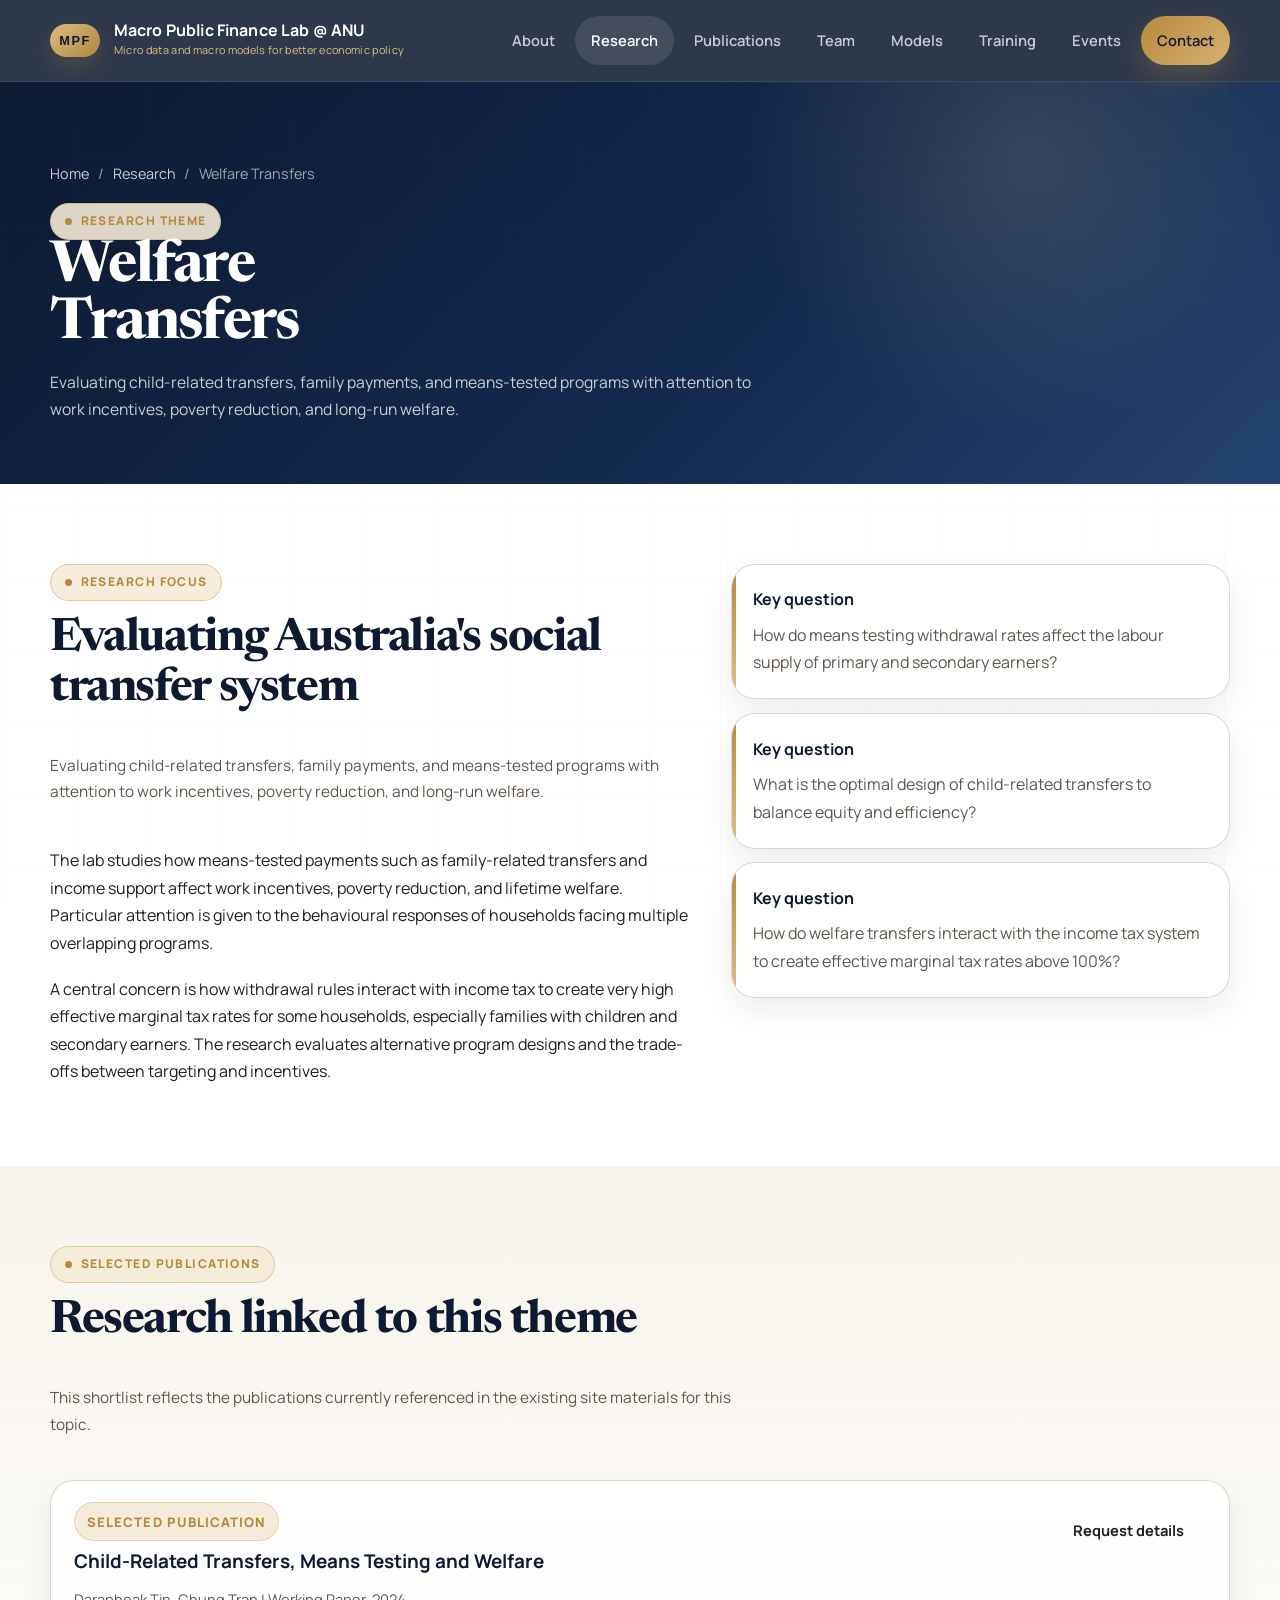
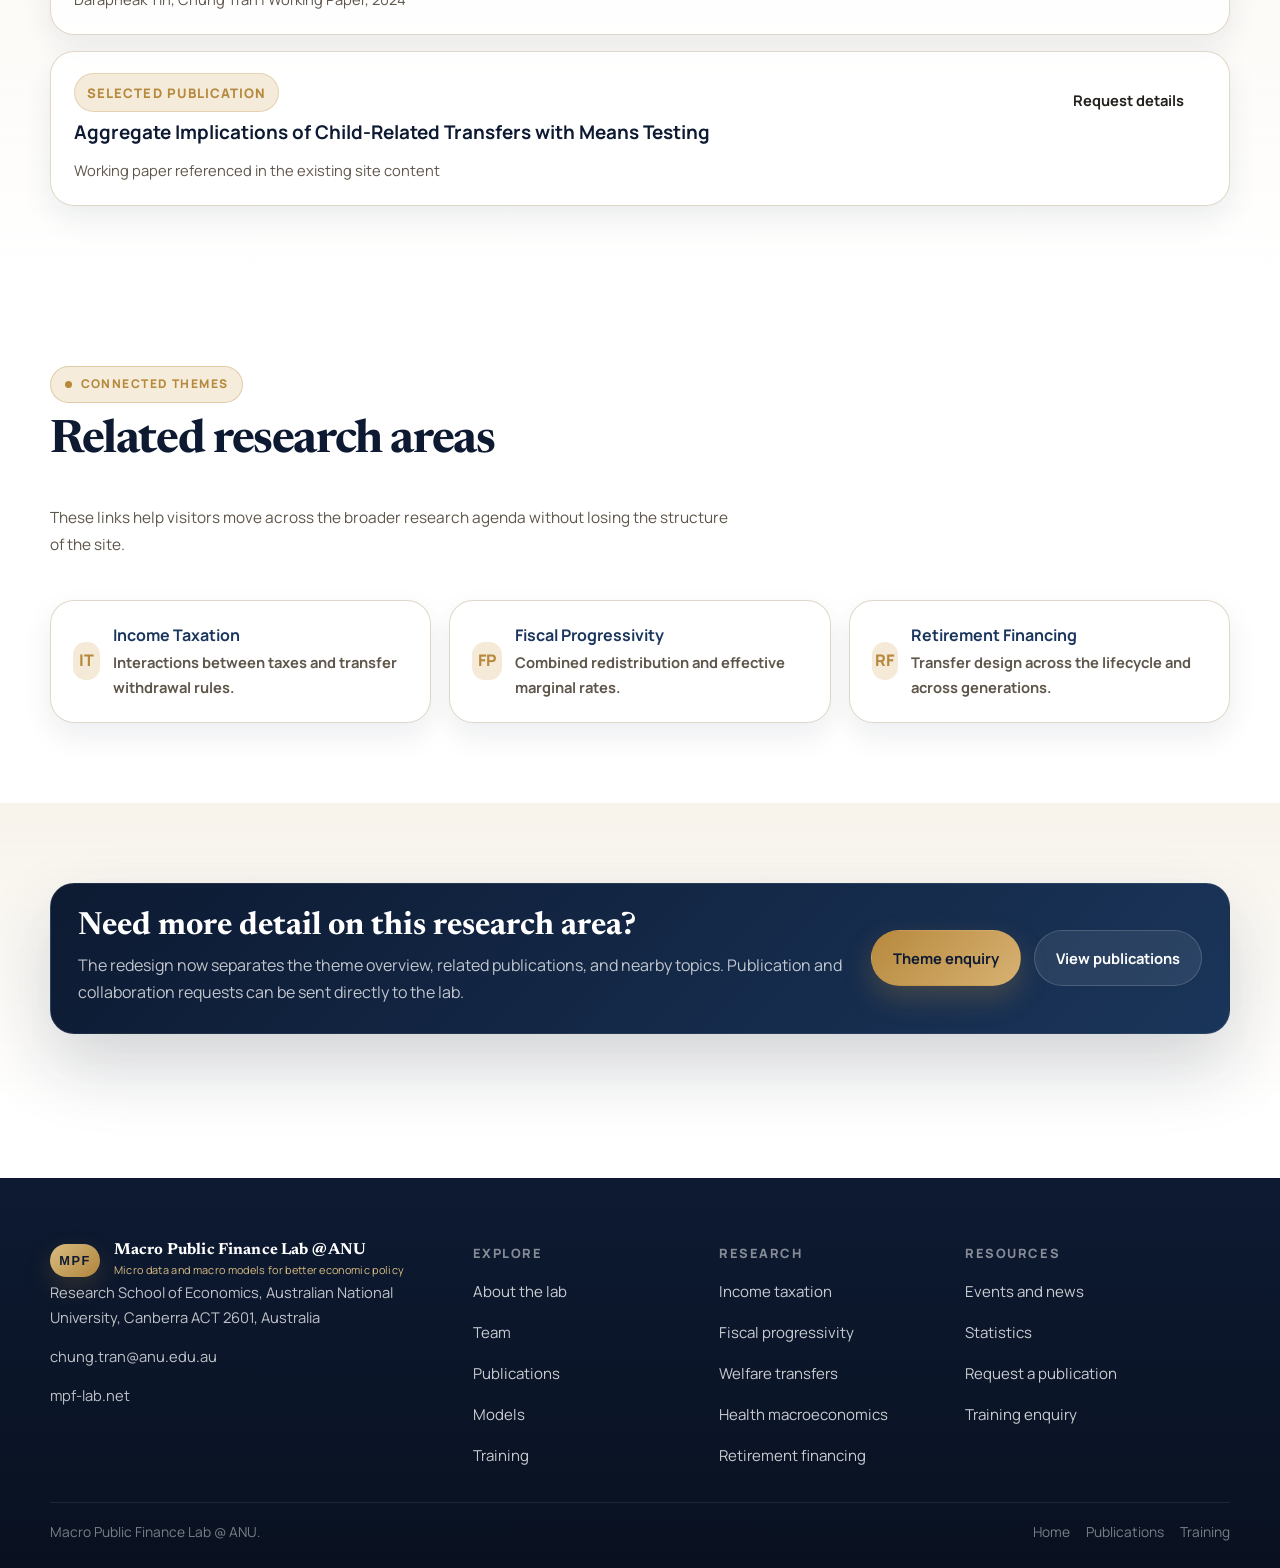
<file: welfare-transfers.html>
﻿<!DOCTYPE html>
<html lang='en'>
<head>
  <meta charset='UTF-8'>
  <meta name='viewport' content='width=device-width, initial-scale=1.0'>
  <meta name='description' content='Evaluating child-related transfers, family payments, and means-tested programs with attention to work incentives, poverty reduction, and long-run welfare.'>
  <title>Welfare Transfers | Macro Public Finance Lab @ ANU</title>
  <link rel='stylesheet' href='./mpf-styles.css'>
</head>
<body>
  <nav>
    <div class='container'>
      <div class='nav-inner'>
        <a href='./index.html' class='nav-logo' aria-label='Macro Public Finance Lab @ ANU home'>
          <div class='nav-logo-mark'>MPF</div>
          <div class='nav-logo-text'>
            <strong>Macro Public Finance Lab @ ANU</strong>
            <span>Micro data and macro models for better economic policy</span>
          </div>
        </a>
        <input type='checkbox' id='mpf-nav-drawer' class='mpf-nav-cb'>
        <label for='mpf-nav-drawer' class='mpf-nav-burger' aria-label='Open menu'>
          <span></span><span></span><span></span>
        </label>
        <ul class='nav-links'>
          <li><a href='./about.html'>About</a></li>
          <li><a href='./research.html' class='active'>Research</a></li>
          <li><a href='./publications.html'>Publications</a></li>
          <li><a href='./team.html'>Team</a></li>
          <li><a href='./models.html'>Models</a></li>
          <li><a href='./training.html'>Training</a></li>
          <li><a href='./events.html'>Events</a></li>
          <li class='nav-cta'><a href='#contact'>Contact</a></li>
        </ul>
      </div>
    </div>
  </nav>

  <main>
    <section class='page-hero'>
      <div class='container'>
        <div class='page-hero-inner'>
          <div class='page-hero-breadcrumb'>
            <a href='./index.html'>Home</a>
            <span>/</span>
            <a href='./research.html'>Research</a>
            <span>/</span>
            <span>Welfare Transfers</span>
          </div>
          <div class='page-hero-label'>Research theme</div>
          <h1>Welfare Transfers</h1>
          <p class='page-hero-desc'>Evaluating child-related transfers, family payments, and means-tested programs with attention to work incentives, poverty reduction, and long-run welfare.</p>
        </div>
      </div>
    </section>

    <section class='research-section'>
      <div class='container'>
        <div class='split-grid-wide'>
          <div>
            <div class='section-header'>
              <div class='badge'>Research focus</div>
              <h2 class='section-title'>Evaluating Australia's social transfer system</h2>
              <p class='section-sub'>Evaluating child-related transfers, family payments, and means-tested programs with attention to work incentives, poverty reduction, and long-run welfare.</p>
            </div>
            <div class='prose'>
              <p>The lab studies how means-tested payments such as family-related transfers and income support affect work incentives, poverty reduction, and lifetime welfare. Particular attention is given to the behavioural responses of households facing multiple overlapping programs.</p>
              <p>A central concern is how withdrawal rules interact with income tax to create very high effective marginal tax rates for some households, especially families with children and secondary earners. The research evaluates alternative program designs and the trade-offs between targeting and incentives.</p>
            </div>
          </div>
          <div class='highlight-stack'>
            <div class='highlight-card'><h4>Key question</h4><p>How do means testing withdrawal rates affect the labour supply of primary and secondary earners?</p></div>
            <div class='highlight-card'><h4>Key question</h4><p>What is the optimal design of child-related transfers to balance equity and efficiency?</p></div>
            <div class='highlight-card'><h4>Key question</h4><p>How do welfare transfers interact with the income tax system to create effective marginal tax rates above 100%?</p></div>
          </div>
        </div>
      </div>
    </section>

    <section class='research-section section-muted'>
      <div class='container'>
        <div class='section-header'>
          <div class='badge'>Selected publications</div>
          <h2 class='section-title'>Research linked to this theme</h2>
          <p class='section-sub'>This shortlist reflects the publications currently referenced in the existing site materials for this topic.</p>
        </div>
        <div class='pub-list'>
            <article class='pub-item'>
              <div>
                <div class='pub-kicker-row'><span class='status-chip'>Selected publication</span></div>
                <h3 class='pub-title'>Child-Related Transfers, Means Testing and Welfare</h3>
                <div class='pub-meta'>Darapheak Tin, Chung Tran | Working Paper, 2024</div>
              </div>
              <div class='pub-link-group'>
                <a class='link-chip' href='mailto:chung.tran@anu.edu.au?subject=MPF%20Lab%20welfare%20transfers%20enquiry'>Request details</a>
              </div>
            </article>
            <article class='pub-item'>
              <div>
                <div class='pub-kicker-row'><span class='status-chip'>Selected publication</span></div>
                <h3 class='pub-title'>Aggregate Implications of Child-Related Transfers with Means Testing</h3>
                <div class='pub-meta'>Working paper referenced in the existing site content</div>
              </div>
              <div class='pub-link-group'>
                <a class='link-chip' href='mailto:chung.tran@anu.edu.au?subject=MPF%20Lab%20welfare%20transfers%20enquiry'>Request details</a>
              </div>
            </article>
        </div>
      </div>
    </section>

    <section class='research-section'>
      <div class='container'>
        <div class='section-header'>
          <div class='badge'>Connected themes</div>
          <h2 class='section-title'>Related research areas</h2>
          <p class='section-sub'>These links help visitors move across the broader research agenda without losing the structure of the site.</p>
        </div>
        <div class='related-themes-grid'>
          <a href='./income-taxation.html' class='related-theme-card'>
            <div class='related-theme-icon'>IT</div>
            <div>
              <strong>Income Taxation</strong>
              <p>Interactions between taxes and transfer withdrawal rules.</p>
            </div>
          </a>
          <a href='./fiscal-progressivity.html' class='related-theme-card'>
            <div class='related-theme-icon'>FP</div>
            <div>
              <strong>Fiscal Progressivity</strong>
              <p>Combined redistribution and effective marginal rates.</p>
            </div>
          </a>
          <a href='./retirement-financing.html' class='related-theme-card'>
            <div class='related-theme-icon'>RF</div>
            <div>
              <strong>Retirement Financing</strong>
              <p>Transfer design across the lifecycle and across generations.</p>
            </div>
          </a>
        </div>
      </div>
    </section>

    <section class='research-section section-muted'>
      <div class='container'>
        <div class='cta-panel'>
          <div>
            <h3>Need more detail on this research area?</h3>
            <p>The redesign now separates the theme overview, related publications, and nearby topics. Publication and collaboration requests can be sent directly to the lab.</p>
          </div>
          <div class='cta-actions'>
            <a href='mailto:chung.tran@anu.edu.au?subject=MPF%20Lab%20welfare%20transfers%20enquiry' class='btn btn-primary'>Theme enquiry</a>
            <a href='./publications.html' class='btn btn-ghost'>View publications</a>
          </div>
        </div>
      </div>
    </section>
  </main>

  <footer id='contact'>
    <div class='container'>
      <div class='footer-grid'>
        <div>
          <div class='footer-logo'>
            <div class='footer-logo-mark'>MPF</div>
            <div class='footer-logo-text'>
              <strong>Macro Public Finance Lab @ ANU</strong>
              <span>Micro data and macro models for better economic policy</span>
            </div>
          </div>
          <div class='footer-contact'>
            <div class='footer-contact-item'>Research School of Economics, Australian National University, Canberra ACT 2601, Australia</div>
            <div class='footer-contact-item'><a href='mailto:chung.tran@anu.edu.au'>chung.tran@anu.edu.au</a></div>
            <div class='footer-contact-item'><a href='https://mpf-lab.net/'>mpf-lab.net</a></div>
          </div>
        </div>
        <div class='footer-col'>
          <h4>Explore</h4>
          <ul class='footer-links'>
            <li><a href='./about.html'>About the lab</a></li>
            <li><a href='./team.html'>Team</a></li>
            <li><a href='./publications.html'>Publications</a></li>
            <li><a href='./models.html'>Models</a></li>
            <li><a href='./training.html'>Training</a></li>
          </ul>
        </div>
        <div class='footer-col'>
          <h4>Research</h4>
          <ul class='footer-links'>
            <li><a href='./income-taxation.html'>Income taxation</a></li>
            <li><a href='./fiscal-progressivity.html'>Fiscal progressivity</a></li>
            <li><a href='./welfare-transfers.html'>Welfare transfers</a></li>
            <li><a href='./health-macroeconomics.html'>Health macroeconomics</a></li>
            <li><a href='./retirement-financing.html'>Retirement financing</a></li>
          </ul>
        </div>
        <div class='footer-col'>
          <h4>Resources</h4>
          <ul class='footer-links'>
            <li><a href='./events.html'>Events and news</a></li>
            <li><a href='./statistics.html'>Statistics</a></li>
            <li><a href='mailto:chung.tran@anu.edu.au?subject=MPF%20Lab%20publication%20request'>Request a publication</a></li>
            <li><a href='mailto:chung.tran@anu.edu.au?subject=MPF%20Lab%20training%20enquiry'>Training enquiry</a></li>
          </ul>
        </div>
      </div>
      <div class='footer-bottom'>
        <p>Macro Public Finance Lab @ ANU.</p>
        <div class='footer-bottom-links'>
          <a href='./index.html'>Home</a>
          <a href='./publications.html'>Publications</a>
          <a href='./training.html'>Training</a>
        </div>
      </div>
    </div>
  </footer>
</body>
</html>
</file>
<file: mpf-styles.css>
﻿@import url('https://fonts.googleapis.com/css2?family=Manrope:wght@400;500;600;700;800&family=Newsreader:opsz,wght@6..72,500;6..72,600;6..72,700&display=swap');

:root {
  --navy: #142744;
  --navy-900: #1b365d;
  --navy-950: #0d1a32;
  --gold: #b6893d;
  --gold-light: #dfc088;
  --gold-pale: #f4ead7;
  --sand: #f6f1e7;
  --sand-deep: #ebe1cf;
  --white: #ffffff;
  --gray-50: #faf8f4;
  --gray-100: #ede8df;
  --gray-200: #ded6c8;
  --gray-300: #c1b6a2;
  --gray-500: #72685a;
  --gray-600: #5f564b;
  --gray-700: #3f3a34;
  --text: #231f1a;
  --shadow-sm: 0 12px 30px rgba(13, 26, 50, 0.08);
  --shadow-md: 0 20px 52px rgba(13, 26, 50, 0.12);
  --shadow-lg: 0 32px 70px rgba(13, 26, 50, 0.18);
  --radius-sm: 0.8rem;
  --radius: 1.1rem;
  --radius-lg: 1.5rem;
  --radius-xl: 2rem;
  --transition: 220ms ease;
  --container: 1180px;
}

*, *::before, *::after {
  box-sizing: border-box;
}

html {
  scroll-behavior: smooth;
}

body {
  margin: 0;
  font-family: 'Manrope', sans-serif;
  color: var(--text);
  background: linear-gradient(180deg, #f4efe7 0, #ffffff 18rem);
  line-height: 1.72;
  font-size: 16px;
}

body::before {
  content: '';
  position: fixed;
  inset: 0;
  background-image: linear-gradient(rgba(182, 137, 61, 0.03) 1px, transparent 1px), linear-gradient(90deg, rgba(20, 39, 68, 0.02) 1px, transparent 1px);
  background-size: 72px 72px;
  pointer-events: none;
  z-index: -1;
}

a {
  color: inherit;
  text-decoration: none;
}

img {
  display: block;
  max-width: 100%;
}

button,
input,
textarea,
select {
  font: inherit;
}

p {
  margin: 0;
}

main,
section,
footer {
  position: relative;
}

.container {
  width: min(var(--container), calc(100% - 2.5rem));
  margin: 0 auto;
}

.section {
  padding: 5.5rem 0;
}

.section-sm {
  padding: 4rem 0;
}

.section-muted,
.section.gray-bg {
  background: linear-gradient(180deg, rgba(246, 241, 231, 0.8) 0%, rgba(255, 255, 255, 0.92) 100%);
}

.surface,
.card,
.highlight-card,
.pub-item,
.team-card,
.affiliation-item,
.tech-card,
.topic-card,
.contact-card,
.news-card,
.sidebar-card,
.question-card,
.related-theme-card,
.event-item,
.outreach-item,
.model-card,
.stat-panel,
.proof-card,
.profile-card,
.cta-panel,
.timeline-card {
  border-radius: var(--radius-lg);
}

.section-header {
  display: grid;
  gap: 0.9rem;
  margin-bottom: 2.6rem;
  max-width: 48rem;
}

.section-header.center {
  margin-inline: auto;
  text-align: center;
}

.section-header.center .section-sub {
  margin-inline: auto;
}

.badge,
.page-hero-label,
.research-label,
.hero-label {
  display: inline-flex;
  align-items: center;
  gap: 0.55rem;
  width: fit-content;
  padding: 0.45rem 0.85rem;
  border-radius: 999px;
  border: 1px solid rgba(182, 137, 61, 0.35);
  background: rgba(244, 234, 215, 0.9);
  color: var(--gold);
  font-size: 0.75rem;
  font-weight: 800;
  letter-spacing: 0.12em;
  text-transform: uppercase;
}

.badge::before,
.page-hero-label::before,
.research-label::before,
.hero-label::before {
  content: '';
  width: 0.45rem;
  height: 0.45rem;
  border-radius: 999px;
  background: currentColor;
}

.section-title,
.page-hero h1,
.research-hero h1,
.hero-title,
.footer-logo-text strong {
  font-family: 'Newsreader', serif;
  letter-spacing: -0.03em;
}

.section-title {
  margin: 0;
  color: var(--navy-950);
  font-size: clamp(1.95rem, 3.2vw, 3rem);
  line-height: 1.04;
}

.section-sub,
.hero-desc,
.page-hero-desc,
.research-hero p,
.footer-desc,
.news-desc,
.access-prose,
.overview-prose,
.model-card-desc,
.topic-card-desc,
.event-desc,
.pub-meta,
.pub-journal,
.team-affil,
.team-institution,
.director-institution,
.card p,
.highlight-card p,
.tech-card-desc,
.contact-card p,
.outreach-outlet,
.research-overview-prose,
.two-column-text p {
  color: var(--gray-600);
}

.section-sub {
  max-width: 43rem;
  font-size: 0.96rem;
}

.divider {
  height: 1px;
  background: linear-gradient(90deg, transparent 0%, rgba(193, 182, 162, 0.8) 50%, transparent 100%);
}

.surface {
  background: rgba(255, 255, 255, 0.88);
  border: 1px solid rgba(222, 214, 200, 0.95);
  box-shadow: var(--shadow-sm);
  backdrop-filter: blur(12px);
}

.text-link {
  display: inline-flex;
  align-items: center;
  gap: 0.45rem;
  color: var(--navy-900);
  font-weight: 700;
}

.text-link:hover {
  color: var(--gold);
}

.btn,
.link-chip,
.pub-action-btn,
.director-links a {
  display: inline-flex;
  align-items: center;
  justify-content: center;
  gap: 0.55rem;
  padding: 0.88rem 1.3rem;
  border-radius: 999px;
  border: 1px solid transparent;
  transition: transform var(--transition), box-shadow var(--transition), border-color var(--transition), background-color var(--transition), color var(--transition);
  font-size: 0.92rem;
  font-weight: 700;
  cursor: pointer;
}

.btn:hover,
.link-chip:hover,
.pub-action-btn:hover,
.director-links a:hover {
  transform: translateY(-1px);
}

.btn-primary,
.btn-gold,
.nav-links .nav-cta a {
  background: linear-gradient(135deg, var(--gold) 0%, #d8b172 100%);
  color: var(--navy-950);
  box-shadow: 0 12px 28px rgba(182, 137, 61, 0.28);
}

.btn-primary:hover,
.btn-gold:hover,
.nav-links .nav-cta a:hover {
  box-shadow: 0 16px 34px rgba(182, 137, 61, 0.35);
}

.btn-secondary,
.btn-navy,
.pub-btn-primary {
  background: var(--navy-950);
  color: var(--white);
  box-shadow: var(--shadow-sm);
}

.btn-secondary:hover,
.btn-navy:hover,
.pub-btn-primary:hover {
  background: var(--navy);
}

.btn-outline,
.link-chip.secondary,
.pub-btn-ghost,
.pub-action-btn,
.director-links a {
  border-color: rgba(193, 182, 162, 0.85);
  background: rgba(255, 255, 255, 0.9);
  color: var(--navy-950);
}

.btn-outline:hover,
.link-chip.secondary:hover,
.pub-btn-ghost:hover,
.pub-action-btn:hover,
.director-links a:hover {
  border-color: rgba(182, 137, 61, 0.6);
  color: var(--gold);
}

.btn-ghost {
  background: rgba(255, 255, 255, 0.08);
  border-color: rgba(255, 255, 255, 0.16);
  color: var(--white);
}

.btn-ghost:hover {
  border-color: rgba(255, 255, 255, 0.32);
  background: rgba(255, 255, 255, 0.14);
}

nav {
  position: sticky;
  top: 0;
  z-index: 1000;
  background: rgba(13, 26, 50, 0.86);
  border-bottom: 1px solid rgba(255, 255, 255, 0.08);
  backdrop-filter: blur(18px);
}

.nav-inner {
  min-height: 4.7rem;
  display: flex;
  align-items: center;
  gap: 1.5rem;
}

.nav-logo,
.footer-logo {
  display: flex;
  align-items: center;
  gap: 0.85rem;
}

.nav-logo-mark,
.footer-logo-mark {
  min-width: 3rem;
  height: 2.1rem;
  padding: 0 0.58rem;
  border-radius: 999px;
  display: grid;
  place-items: center;
  background: linear-gradient(135deg, rgba(226, 195, 131, 0.96) 0%, rgba(182, 137, 61, 0.96) 100%);
  color: var(--navy-950);
  font-family: 'Source Sans 3', sans-serif;
  font-size: 0.8rem;
  font-weight: 800;
  letter-spacing: 0.12em;
  text-transform: uppercase;
  box-shadow: 0 10px 24px rgba(182, 137, 61, 0.22);
}

.nav-logo-text strong,
.footer-logo-text strong {
  display: block;
  color: var(--white);
  font-size: 1rem;
  line-height: 1.04;
  letter-spacing: 0.01em;
}

.nav-logo-text span,
.footer-logo-text span {
  display: block;
  margin-top: 0.18rem;
  font-size: 0.68rem;
  letter-spacing: 0.03em;
  text-transform: none;
  color: rgba(226, 195, 131, 0.96);
}

.nav-links {
  margin-left: auto;
  display: flex;
  align-items: center;
  gap: 0.25rem;
  list-style: none;
  padding: 0;
}

.nav-links a {
  display: block;
  padding: 0.75rem 1rem;
  color: rgba(255, 255, 255, 0.74);
  font-size: 0.92rem;
  font-weight: 600;
  border-radius: 999px;
  transition: background-color var(--transition), color var(--transition), transform var(--transition);
}

.nav-links a:hover,
.nav-links a.active,
.nav-links a[aria-current='page'] {
  color: var(--white);
  background: rgba(255, 255, 255, 0.1);
}

.mpf-nav-cb {
  position: absolute;
  width: 1px;
  height: 1px;
  padding: 0;
  margin: -1px;
  overflow: hidden;
  clip: rect(0, 0, 0, 0);
  white-space: nowrap;
  border: 0;
}

.mpf-nav-burger {
  display: none;
  width: 2.8rem;
  height: 2.8rem;
  margin-left: auto;
  border-radius: 0.9rem;
  cursor: pointer;
  align-items: center;
  justify-content: center;
  flex-direction: column;
  gap: 0.35rem;
}

.mpf-nav-burger:hover {
  background: rgba(255, 255, 255, 0.08);
}

.mpf-nav-burger span {
  width: 1.2rem;
  height: 2px;
  border-radius: 999px;
  background: rgba(255, 255, 255, 0.92);
}

.hero {
  padding: 4.2rem 0 4.5rem;
  background:
    radial-gradient(circle at 16% 16%, rgba(223, 192, 136, 0.15), transparent 28%),
    radial-gradient(circle at 84% 20%, rgba(98, 146, 210, 0.18), transparent 26%),
    linear-gradient(135deg, #0d1a32 0%, #13294c 55%, #1d3a62 100%);
  color: var(--white);
  overflow: hidden;
}

.hero::before,
.page-hero::before,
.research-hero::before {
  content: '';
  position: absolute;
  inset: 0;
  background-image: linear-gradient(rgba(255, 255, 255, 0.04) 1px, transparent 1px), linear-gradient(90deg, rgba(255, 255, 255, 0.04) 1px, transparent 1px);
  background-size: 72px 72px;
  mask-image: linear-gradient(180deg, rgba(0, 0, 0, 0.55), transparent 92%);
  pointer-events: none;
}

.hero-inner {
  position: relative;
  z-index: 1;
  display: grid;
  grid-template-columns: minmax(0, 1.3fr) minmax(320px, 0.9fr);
  gap: 2rem;
  align-items: start;
}

.hero-copy {
  align-self: start;
}

.hero-title {
  margin: 1rem 0 1.25rem;
  max-width: 13.5ch;
  font-size: clamp(1.95rem, 4.1vw, 3.45rem);
  line-height: 0.94;
}

.hero-title em,
.page-hero h1 em {
  color: var(--gold-light);
  font-style: normal;
}

.hero-desc {
  max-width: 42rem;
  color: rgba(255, 255, 255, 0.78);
  font-size: 1rem;
}

.hero-actions,
.pub-link-group,
.profile-actions,
.cta-actions,
.hero-proof {
  display: flex;
  flex-wrap: wrap;
  gap: 0.85rem;
}

.hero-actions {
  margin-top: 1.8rem;
}

.hero-proof {
  margin-top: 1.7rem;
}

.evidence-chip {
  display: inline-flex;
  align-items: center;
  gap: 0.45rem;
  padding: 0.55rem 0.8rem;
  border-radius: 999px;
  border: 1px solid rgba(255, 255, 255, 0.12);
  background: rgba(255, 255, 255, 0.08);
  color: rgba(255, 255, 255, 0.82);
  font-size: 0.85rem;
  font-weight: 600;
}

.hero-sidebar {
  padding: 1.6rem;
  border-radius: var(--radius-xl);
  border: 1px solid rgba(255, 255, 255, 0.12);
  background: rgba(255, 255, 255, 0.07);
  box-shadow: var(--shadow-lg);
  backdrop-filter: blur(16px);
}

.sidebar-eyebrow,
.hero-sidebar h2,
.event-content h3,
.card h3,
.tech-card-title,
.topic-card-title,
.model-card h3,
.profile-title,
.team-card h3,
.pub-title,
.collab-name,
.news-headline,
.outreach-content h4,
.question-card h3,
.timeline-card h3,
.contact-card h3 {
  color: var(--navy-950);
}

.hero-sidebar .sidebar-eyebrow {
  color: rgba(255, 255, 255, 0.72);
}

.hero-sidebar h2 {
  margin: 0.35rem 0 0.7rem;
  color: var(--white);
  font-family: 'Newsreader', serif;
  font-size: 2rem;
  letter-spacing: -0.03em;
}

.hero-sidebar p {
  color: rgba(255, 255, 255, 0.72);
}

.metric-list {
  display: grid;
  gap: 0.85rem;
  margin-top: 1.35rem;
}

.metric {
  display: grid;
  grid-template-columns: auto 1fr;
  gap: 1rem;
  padding-top: 0.95rem;
  border-top: 1px solid rgba(255, 255, 255, 0.12);
}

.metric:first-child {
  border-top: none;
  padding-top: 0;
}

.metric-value,
.stat-number,
.hero-stat-number,
.hero-stat-mini-number {
  font-family: 'Newsreader', serif;
  font-size: 2rem;
  line-height: 1;
  color: var(--gold-light);
}

.metric-label,
.stat-label,
.hero-stat-label,
.hero-stat-mini-label {
  color: rgba(255, 255, 255, 0.74);
  font-size: 0.92rem;
}

.proof-strip {
  margin-top: -1.9rem;
  padding-bottom: 1rem;
}

.proof-grid,
.card-grid-3,
.three-cards,
.affiliations-list,
.research-grid,
.team-grid,
.collaborator-grid,
.models-grid,
.model-grid,
.tech-grid,
.topics-grid,
.news-grid,
.stats-grid,
.key-questions,
.related-themes-grid {
  display: grid;
  gap: 1.15rem;
}

.proof-grid {
  grid-template-columns: repeat(4, minmax(0, 1fr));
}

.proof-card,
.stat-panel,
.timeline-card,
.sidebar-card,
.contact-card,
.card,
.highlight-card,
.tech-card,
.topic-card,
.affiliation-item,
.question-card,
.related-theme-card,
.outreach-item,
.news-card {
  padding: 1.35rem;
  background: rgba(255, 255, 255, 0.9);
  border: 1px solid rgba(222, 214, 200, 0.95);
  box-shadow: var(--shadow-sm);
}

.proof-card strong,
.timeline-card strong,
.stat-panel strong {
  display: block;
  color: var(--navy-950);
  font-size: 1rem;
  margin-bottom: 0.35rem;
}

.proof-card p,
.timeline-card p,
.stat-panel p,
.affiliation-item p,
.question-card p,
.related-theme-card p {
  font-size: 0.92rem;
  color: var(--gray-600);
}

.split-grid,
.two-column,
.access-grid,
.overview-grid,
.curriculum-layout,
.training-grid {
  display: grid;
  grid-template-columns: minmax(0, 1.2fr) minmax(280px, 0.92fr);
  gap: 1.5rem;
  align-items: start;
}

.split-grid-wide {
  display: grid;
  grid-template-columns: minmax(0, 1.3fr) minmax(320px, 1fr);
  gap: 2rem;
  align-items: start;
}

.prose,
.two-column-text,
.access-prose,
.overview-prose,
.research-overview-prose,
.about-body {
  display: grid;
  gap: 1.15rem;
}

.point-list,
.highlight-stack,
.stat-list,
.use-case-list,
.footer-contact,
.footer-links,
.sidebar-links,
.event-list,
.timeline-list {
  display: grid;
  gap: 0.85rem;
}

.point-item,
.stat-item,
.use-case-item,
.footer-contact-item,
.sidebar-link,
.timeline-card,
.curriculum-item {
  display: grid;
  grid-template-columns: auto 1fr;
  gap: 0.85rem;
  align-items: start;
}

.point-marker,
.stat-marker,
.use-case-marker,
.curriculum-number {
  display: grid;
  place-items: center;
  width: 2rem;
  height: 2rem;
  border-radius: 999px;
  background: var(--navy-950);
  color: var(--white);
  font-size: 0.9rem;
  font-weight: 800;
  box-shadow: var(--shadow-sm);
}

.point-title,
.use-case-title,
.curriculum-title,
.sidebar-link strong,
.news-title,
.team-role,
.director-role,
.profile-role,
.model-type,
.event-badge,
.collab-role,
.news-date,
.pub-id,
.pub-year,
.pub-kicker,
.status-chip {
  font-size: 0.82rem;
  font-weight: 800;
  letter-spacing: 0.08em;
  text-transform: uppercase;
}

.point-title,
.use-case-title,
.curriculum-title,
.model-type,
.event-badge,
.pub-id,
.pub-year,
.pub-kicker,
.status-chip,
.news-date {
  color: var(--gold);
}

.point-copy,
.use-case-copy {
  color: var(--gray-600);
  font-size: 0.95rem;
}

.research-grid {
  grid-template-columns: repeat(3, minmax(0, 1fr));
}

.research-card,
.team-card,
.pub-item,
.model-card,
.collab-card,
.event-card,
.event-item,
.profile-card {
  transition: transform var(--transition), box-shadow var(--transition), border-color var(--transition), background-color var(--transition);
}

.research-card,
.team-card,
.pub-item,
.collab-card,
.event-card,
.profile-card {
  background: rgba(255, 255, 255, 0.92);
  border: 1px solid rgba(222, 214, 200, 0.95);
  box-shadow: var(--shadow-sm);
}

.research-card,
.team-card,
.collab-card {
  height: 100%;
  padding: 1.35rem;
}

.research-card:hover,
.team-card:hover,
.pub-item:hover,
.collab-card:hover,
.event-card:hover,
.profile-card:hover,
.event-item:hover,
.related-theme-card:hover,
.question-card:hover,
.outreach-item:hover,
.news-card:hover,
.card:hover,
.highlight-card:hover,
.tech-card:hover,
.topic-card:hover,
.affiliation-item:hover,
.model-card:hover {
  transform: translateY(-4px);
  box-shadow: var(--shadow-md);
  border-color: rgba(182, 137, 61, 0.55);
}

.research-card h3,
.card h3,
.tech-card-title,
.topic-card-title,
.model-card h3,
.team-card h3,
.question-card h3,
.timeline-card h3,
.contact-card h3,
.pub-title {
  margin: 0.5rem 0 0.75rem;
  font-size: 1.18rem;
  line-height: 1.35;
}

.research-card p,
.card p,
.tech-card-desc,
.topic-card-desc,
.model-card p,
.team-card p,
.contact-card p,
.question-card p {
  font-size: 0.95rem;
}

.research-link,
.model-link,
.sidebar-link,
.related-theme-card {
  color: var(--navy-900);
  font-weight: 700;
}

.research-link,
.model-link {
  display: inline-flex;
  align-items: center;
  margin-top: auto;
}

.card-grid-3,
.three-cards,
.affiliations-list,
.tech-grid,
.topics-grid {
  grid-template-columns: repeat(3, minmax(0, 1fr));
}

.card-grid-2 {
  display: grid;
  grid-template-columns: repeat(2, minmax(0, 1fr));
  gap: 1.15rem;
}

.highlight-card {
  position: relative;
  overflow: hidden;
}

.highlight-card::before {
  content: '';
  position: absolute;
  inset: 0 auto 0 0;
  width: 4px;
  background: linear-gradient(180deg, var(--gold) 0%, #ddbf83 100%);
}

.highlight-card h4,
.affiliation-item h4,
.news-headline,
.outreach-content h4,
.collab-name {
  margin: 0 0 0.5rem;
  color: var(--navy-950);
  font-size: 1rem;
}

.tabs-nav {
  display: flex;
  flex-wrap: wrap;
  gap: 0.65rem;
  margin-bottom: 1.5rem;
}

.tab-button {
  border: 1px solid rgba(222, 214, 200, 0.95);
  border-radius: 999px;
  padding: 0.8rem 1.1rem;
  background: rgba(255, 255, 255, 0.88);
  color: var(--gray-600);
  font-weight: 700;
  cursor: pointer;
  transition: background-color var(--transition), color var(--transition), border-color var(--transition), transform var(--transition);
}

.tab-button:hover,
.tab-button:focus-visible {
  border-color: rgba(182, 137, 61, 0.55);
  color: var(--navy-950);
  outline: none;
}

.tab-button.active {
  background: var(--navy-950);
  border-color: var(--navy-950);
  color: var(--white);
  box-shadow: var(--shadow-sm);
}

.tab-panel {
  display: none;
}

.tab-panel.active {
  display: block;
}

.pub-list,
.event-cards {
  display: grid;
  gap: 1rem;
}

.pub-group + .pub-group {
  margin-top: 1.8rem;
}

.pub-group-title {
  margin: 0 0 1.05rem;
  color: var(--navy-950);
  font-size: 1.3rem;
  font-weight: 900;
  letter-spacing: 0.01em;
  line-height: 1.25;
}

.pub-item {
  display: grid;
  grid-template-columns: minmax(0, 1fr) auto;
  gap: 1rem 1.5rem;
  padding: 1.35rem 1.45rem;
}

.pub-kicker-row,
.pub-meta-list {
  display: flex;
  flex-wrap: wrap;
  gap: 0.6rem;
}

.pub-authors {
  color: var(--gray-700);
  font-size: 0.96rem;
  margin-bottom: 0.45rem;
}

.pub-journal,
.pub-meta {
  font-size: 0.92rem;
}

.pub-link-group {
  justify-content: flex-end;
  align-items: start;
}

.status-chip,
.pub-id,
.pub-year,
.event-badge,
.news-date {
  display: inline-flex;
  align-items: center;
  width: fit-content;
  padding: 0.45rem 0.75rem;
  border-radius: 999px;
  background: rgba(244, 234, 215, 0.92);
  border: 1px solid rgba(182, 137, 61, 0.25);
}

.profile-card {
  display: grid;
  grid-template-columns: 300px minmax(0, 1fr);
  gap: 1.7rem;
  padding: 1.8rem;
}

.profile-media,
.director-avatar-box {
  display: grid;
  gap: 1rem;
}

.profile-photo,
.director-avatar {
  overflow: hidden;
  border-radius: 1.4rem;
  background: linear-gradient(135deg, #e5dcc9 0%, #f7f1e4 100%);
  box-shadow: var(--shadow-md);
}

.profile-photo {
  aspect-ratio: 4 / 5;
}

.profile-media-compact {
  max-width: 15rem;
}

.profile-photo-compact {
  max-width: 13rem;
  margin-inline: auto;
}
.profile-photo img,
.director-avatar img,
.team-avatar img,
.collab-photo img {
  width: 100%;
  height: 100%;
  object-fit: cover;
}

.profile-title,
.director-content h3 {
  margin: 0.2rem 0 0.3rem;
  font-size: 2rem;
  line-height: 1.05;
}

.profile-role,
.director-role,
.team-role {
  display: block;
  color: var(--gold);
  margin-bottom: 0.35rem;
}

.profile-affil,
.director-institution,
.collab-inst,
.team-affil,
.team-institution {
  color: var(--gray-500);
  font-size: 0.95rem;
}

.profile-bio,
.director-bio {
  color: var(--gray-700);
  font-size: 0.98rem;
  margin-top: 1rem;
}

.profile-card-compact-copy .profile-title {
  font-size: 1.5rem;
  line-height: 1.08;
}

.profile-card-compact-copy .profile-affil {
  font-size: 0.88rem;
}

.profile-card-compact-copy .profile-bio {
  font-size: 0.92rem;
  margin-top: 0.8rem;
}

.tag-list,
.research-interests,
.training-tags,
.model-features,
.model-feature-list,
.team-badges {
  display: flex;
  flex-wrap: wrap;
  gap: 0.55rem;
  padding: 0;
  list-style: none;
  margin: 1.25rem 0 0;
}

.tag,
.research-tag,
.training-tag,
.feature-tag,
.model-feature,
.team-badge {
  display: inline-flex;
  align-items: center;
  gap: 0.35rem;
  padding: 0.52rem 0.8rem;
  border-radius: 999px;
  background: rgba(244, 234, 215, 0.78);
  border: 1px solid rgba(182, 137, 61, 0.18);
  color: var(--gray-700);
  font-size: 0.84rem;
  font-weight: 700;
}

.team-grid {
  grid-template-columns: repeat(4, minmax(0, 1fr));
}

.team-card {
  text-align: left;
}

.team-avatar,
.collab-photo {
  overflow: hidden;
  border-radius: 1rem;
  background: linear-gradient(135deg, #ebe1cf 0%, #f7f1e4 100%);
  box-shadow: var(--shadow-sm);
}

.team-avatar {
  width: 5.4rem;
  height: 5.4rem;
  margin-bottom: 1rem;
}

.collaborator-grid {
  grid-template-columns: repeat(3, minmax(0, 1fr));
}

.collab-card {
  display: grid;
  grid-template-columns: 4.2rem 1fr;
  gap: 0.95rem;
  padding: 1.1rem;
}

.collab-photo {
  width: 4.2rem;
  height: 4.2rem;
}

.model-grid,
.models-grid {
  grid-template-columns: repeat(2, minmax(0, 1fr));
}

.model-card {
  padding: 1.5rem;
  background: linear-gradient(180deg, rgba(13, 26, 50, 0.97) 0%, rgba(20, 39, 68, 0.96) 100%);
  border: 1px solid rgba(255, 255, 255, 0.08);
  box-shadow: var(--shadow-md);
  color: var(--white);
}

.model-card h3,
.model-card p,
.model-card-title,
.model-card-desc {
  color: var(--white);
}

.model-card p,
.model-card-desc {
  color: rgba(255, 255, 255, 0.76);
}

.model-type,
.model-card-type,
.event-badge {
  width: fit-content;
  border-radius: 999px;
  padding: 0.4rem 0.75rem;
  background: rgba(223, 192, 136, 0.12);
  border: 1px solid rgba(223, 192, 136, 0.2);
  color: var(--gold-light);
}

.model-card .feature-tag,
.model-feature {
  background: rgba(255, 255, 255, 0.09);
  border-color: rgba(255, 255, 255, 0.12);
  color: rgba(255, 255, 255, 0.88);
}

.dark-section,
.models,
.training {
  background: linear-gradient(180deg, rgba(13, 26, 50, 0.98) 0%, rgba(18, 34, 61, 0.98) 100%);
  color: var(--white);
  padding: 5rem 0;
}

.dark-section .section-title,
.models .section-title,
.training .section-title,
.dark-section .section-sub,
.models .section-sub,
.training .section-sub,
.dark-section .badge,
.models .badge,
.training .badge,
.dark-section .page-hero-desc,
.models .page-hero-desc,
.training .page-hero-desc {
  color: var(--white);
}

.dark-section .badge,
.models .badge,
.training .badge {
  background: rgba(255, 255, 255, 0.08);
  border-color: rgba(255, 255, 255, 0.12);
}

.curriculum-list {
  list-style: none;
  padding: 0;
  margin: 0;
  display: grid;
  gap: 0.8rem;
}

.curriculum-item {
  padding: 1rem 1.1rem;
  background: rgba(255, 255, 255, 0.9);
  border: 1px solid rgba(222, 214, 200, 0.95);
  border-radius: 1rem;
  box-shadow: var(--shadow-sm);
}

.curriculum-item:last-child {
  margin-bottom: 0;
}

.event-card,
.event-item {
  padding: 1.2rem;
  background: rgba(255, 255, 255, 0.92);
  border: 1px solid rgba(222, 214, 200, 0.95);
  box-shadow: var(--shadow-sm);
}

.event-card {
  display: grid;
  grid-template-columns: 8rem 1fr;
  gap: 1rem;
}

.event-date-box,
.event-date {
  display: grid;
  place-items: center;
  gap: 0.2rem;
  padding: 1rem;
  border-radius: 1.1rem;
  background: linear-gradient(135deg, #13294c 0%, #1f406a 100%);
  color: var(--white);
}

.event-date-day {
  font-family: 'Newsreader', serif;
  font-size: 2rem;
  line-height: 1;
}

.event-date-month,
.event-location,
.outreach-date {
  color: rgba(255, 255, 255, 0.72);
  font-size: 0.85rem;
  font-weight: 600;
}

.event-location {
  color: var(--gray-500);
}

.news-grid {
  grid-template-columns: repeat(2, minmax(0, 1fr));
}

.news-card {
  display: grid;
  gap: 0.7rem;
}

.outreach-item {
  grid-template-columns: 1fr auto;
}

.sidebar-link {
  padding: 0.9rem 1rem;
  border-radius: 1rem;
  background: rgba(246, 241, 231, 0.72);
  border: 1px solid rgba(222, 214, 200, 0.9);
}

.sidebar-link:hover {
  border-color: rgba(182, 137, 61, 0.55);
  color: var(--navy-950);
}

.page-hero,
.research-hero {
  padding: 5rem 0 3.8rem;
  background:
    radial-gradient(circle at 80% 18%, rgba(223, 192, 136, 0.16), transparent 26%),
    linear-gradient(135deg, #0d1a32 0%, #13294c 58%, #24446f 100%);
  color: var(--white);
  overflow: hidden;
}

.page-hero-inner,
.research-hero .container {
  position: relative;
  z-index: 1;
}

.page-hero-breadcrumb,
.breadcrumb {
  display: flex;
  flex-wrap: wrap;
  gap: 0.55rem;
  align-items: center;
  margin-bottom: 1rem;
  color: rgba(255, 255, 255, 0.6);
  font-size: 0.9rem;
}

.page-hero-breadcrumb a,
.breadcrumb a {
  color: rgba(255, 255, 255, 0.78);
}

.page-hero-breadcrumb a:hover,
.breadcrumb a:hover {
  color: var(--gold-light);
}

.page-hero h1,
.research-hero h1 {
  margin: 0 0 1rem;
  max-width: 12ch;
  font-size: clamp(2.2rem, 4.5vw, 3.7rem);
  line-height: 0.98;
  color: var(--white);
}

.page-hero-desc,
.research-hero p {
  max-width: 46rem;
  font-size: 0.98rem;
  color: rgba(255, 255, 255, 0.78);
}

.research-section {
  padding: 5rem 0;
}

.research-section h2 {
  margin: 0 0 1.5rem;
  color: var(--navy-950);
  font-family: 'Newsreader', serif;
  font-size: clamp(2rem, 3.6vw, 3rem);
  line-height: 1.08;
}

.research-overview-prose p,
.access-prose p,
.overview-prose p,
.two-column-text p {
  margin-bottom: 1rem;
}

.related-themes-grid {
  grid-template-columns: repeat(3, minmax(0, 1fr));
}

.related-theme-card {
  display: flex;
  align-items: center;
  gap: 0.8rem;
}

.related-theme-icon {
  display: grid;
  place-items: center;
  width: 2.4rem;
  height: 2.4rem;
  border-radius: 0.8rem;
  background: var(--gold-pale);
  color: var(--gold);
  font-weight: 800;
}

.stats-bar {
  padding: 1rem 0 0;
}

.stats-inner,
.stats-grid {
  display: grid;
  grid-template-columns: repeat(4, minmax(0, 1fr));
  gap: 1rem;
}

.stat-item,
.stat-panel {
  padding: 1.15rem 1.2rem;
  background: rgba(255, 255, 255, 0.92);
  border: 1px solid rgba(222, 214, 200, 0.95);
  box-shadow: var(--shadow-sm);
  border-radius: 1.2rem;
}

.stat-item .stat-number {
  color: var(--navy-950);
}

.stat-item .stat-label {
  color: var(--gray-600);
  font-size: 0.9rem;
}

.cta-panel {
  display: grid;
  grid-template-columns: minmax(0, 1.1fr) auto;
  gap: 1rem;
  align-items: center;
  padding: 1.6rem 1.7rem;
  background: linear-gradient(135deg, #0d1a32 0%, #1a355a 100%);
  border: 1px solid rgba(255, 255, 255, 0.08);
  box-shadow: var(--shadow-lg);
  color: var(--white);
}

.cta-panel h3 {
  margin: 0 0 0.55rem;
  color: var(--white);
  font-family: 'Newsreader', serif;
  font-size: 2rem;
  line-height: 1.05;
}

.cta-panel p {
  color: rgba(255, 255, 255, 0.74);
}

footer {
  margin-top: 4rem;
  background: linear-gradient(180deg, #0d1a32 0%, #091120 100%);
  color: var(--white);
}

.footer-grid {
  display: grid;
  grid-template-columns: 1.8fr 1fr 1fr 1.2fr;
  gap: 1.6rem;
  padding: 4rem 0 2rem;
}

.footer-desc {
  max-width: 32rem;
  color: rgba(255, 255, 255, 0.72);
}

.footer-contact-item {
  color: rgba(255, 255, 255, 0.74);
  font-size: 0.92rem;
}

.footer-col h4 {
  margin: 0 0 0.9rem;
  color: rgba(255, 255, 255, 0.5);
  font-size: 0.8rem;
  font-weight: 800;
  letter-spacing: 0.12em;
  text-transform: uppercase;
}

.footer-links {
  list-style: none;
  padding: 0;
  margin: 0;
}

.footer-links a {
  color: rgba(255, 255, 255, 0.78);
  font-size: 0.94rem;
}

.footer-links a:hover {
  color: var(--gold-light);
}

.footer-bottom {
  display: flex;
  justify-content: space-between;
  gap: 1rem;
  padding: 1.1rem 0 1.5rem;
  border-top: 1px solid rgba(255, 255, 255, 0.08);
  color: rgba(255, 255, 255, 0.46);
  font-size: 0.86rem;
}

.footer-bottom-links {
  display: flex;
  flex-wrap: wrap;
  gap: 1rem;
}

.footer-bottom-links a:hover {
  color: var(--gold-light);
}

@media (max-width: 1100px) {
  .proof-grid,
  .stats-inner,
  .stats-grid {
    grid-template-columns: repeat(2, minmax(0, 1fr));
  }

  .research-grid,
  .card-grid-3,
  .three-cards,
  .affiliations-list,
  .tech-grid,
  .topics-grid,
  .team-grid,
  .news-grid,
  .related-themes-grid {
    grid-template-columns: repeat(2, minmax(0, 1fr));
  }

  .collaborator-grid {
    grid-template-columns: repeat(2, minmax(0, 1fr));
  }
}

@media (max-width: 900px) {
  .nav-inner {
    min-height: 4.4rem;
    flex-wrap: wrap;
    padding: 0.65rem 0;
  }

  .mpf-nav-burger {
    display: inline-flex;
  }

  .nav-links {
    display: none;
    width: 100%;
    flex-basis: 100%;
    flex-direction: column;
    align-items: stretch;
    padding: 0.9rem 0 0.2rem;
    border-top: 1px solid rgba(255, 255, 255, 0.1);
  }

  .nav-links li {
    width: 100%;
  }

  .nav-links a {
    width: 100%;
    border-radius: 0.9rem;
  }

  .mpf-nav-cb:checked ~ .nav-links {
    display: flex;
  }

  .hero-inner,
  .split-grid,
  .split-grid-wide,
  .two-column,
  .access-grid,
  .overview-grid,
  .curriculum-layout,
  .training-grid,
  .profile-card,
  .cta-panel,
  .event-card,
  .footer-grid {
    grid-template-columns: 1fr;
  }

  .profile-photo,
  .director-avatar {
    max-width: 22rem;
  }

  .cta-actions,
  .pub-link-group {
    justify-content: flex-start;
  }

  .pub-item {
    grid-template-columns: 1fr;
  }
}

@media (max-width: 680px) {
  .container {
    width: min(var(--container), calc(100% - 1.4rem));
  }

  .section,
  .research-section {
    padding: 4.2rem 0;
  }

  .hero {
    padding-top: 4.5rem;
  }

  .hero-title,
  .page-hero h1,
  .research-hero h1 {
    max-width: none;
  }

  .proof-grid,
  .research-grid,
  .card-grid-3,
  .card-grid-2,
  .three-cards,
  .affiliations-list,
  .team-grid,
  .collaborator-grid,
  .model-grid,
  .models-grid,
  .tech-grid,
  .topics-grid,
  .news-grid,
  .stats-inner,
  .stats-grid,
  .related-themes-grid {
    grid-template-columns: 1fr;
  }

  .event-item,
  .outreach-item {
    grid-template-columns: 1fr;
  }

  .footer-bottom {
    flex-direction: column;
  }
}

@media (prefers-reduced-motion: reduce) {
  html {
    scroll-behavior: auto;
  }

  *, *::before, *::after {
    animation: none !important;
    transition: none !important;
  }
}
</file>
